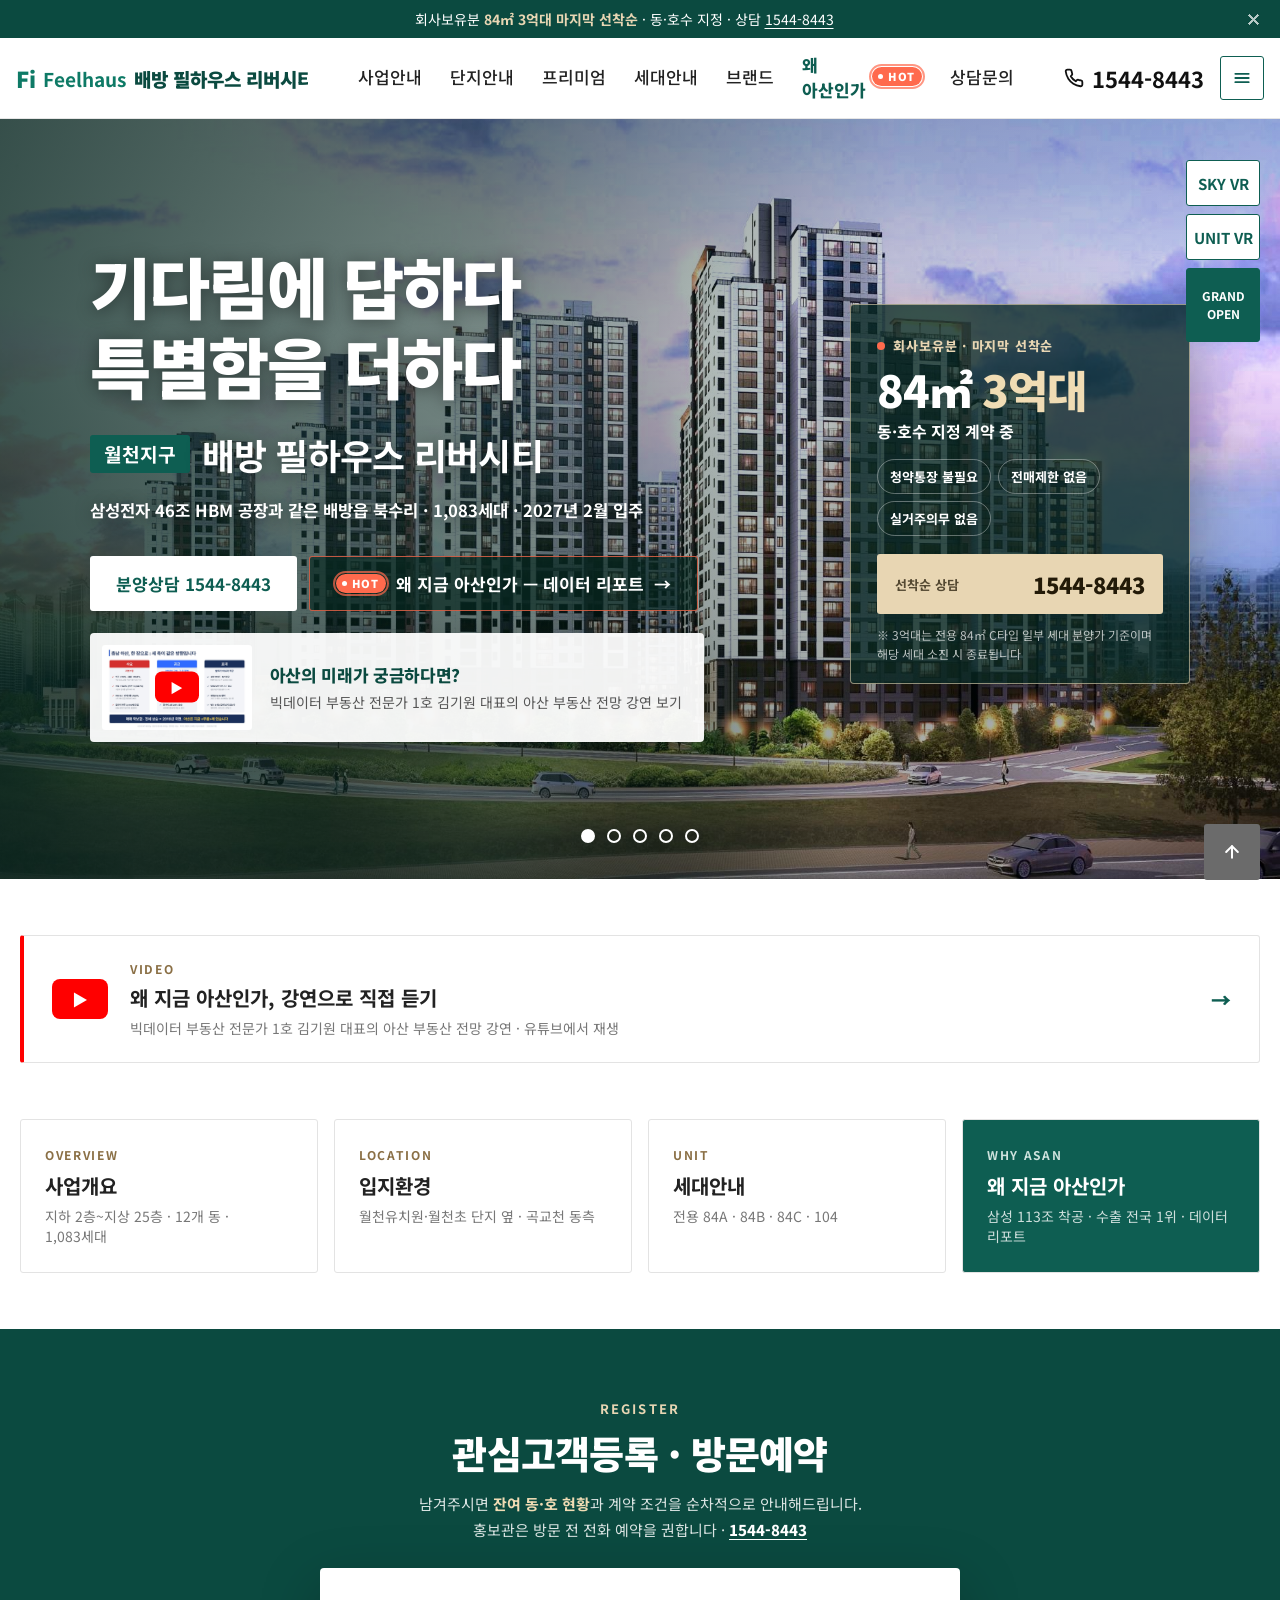
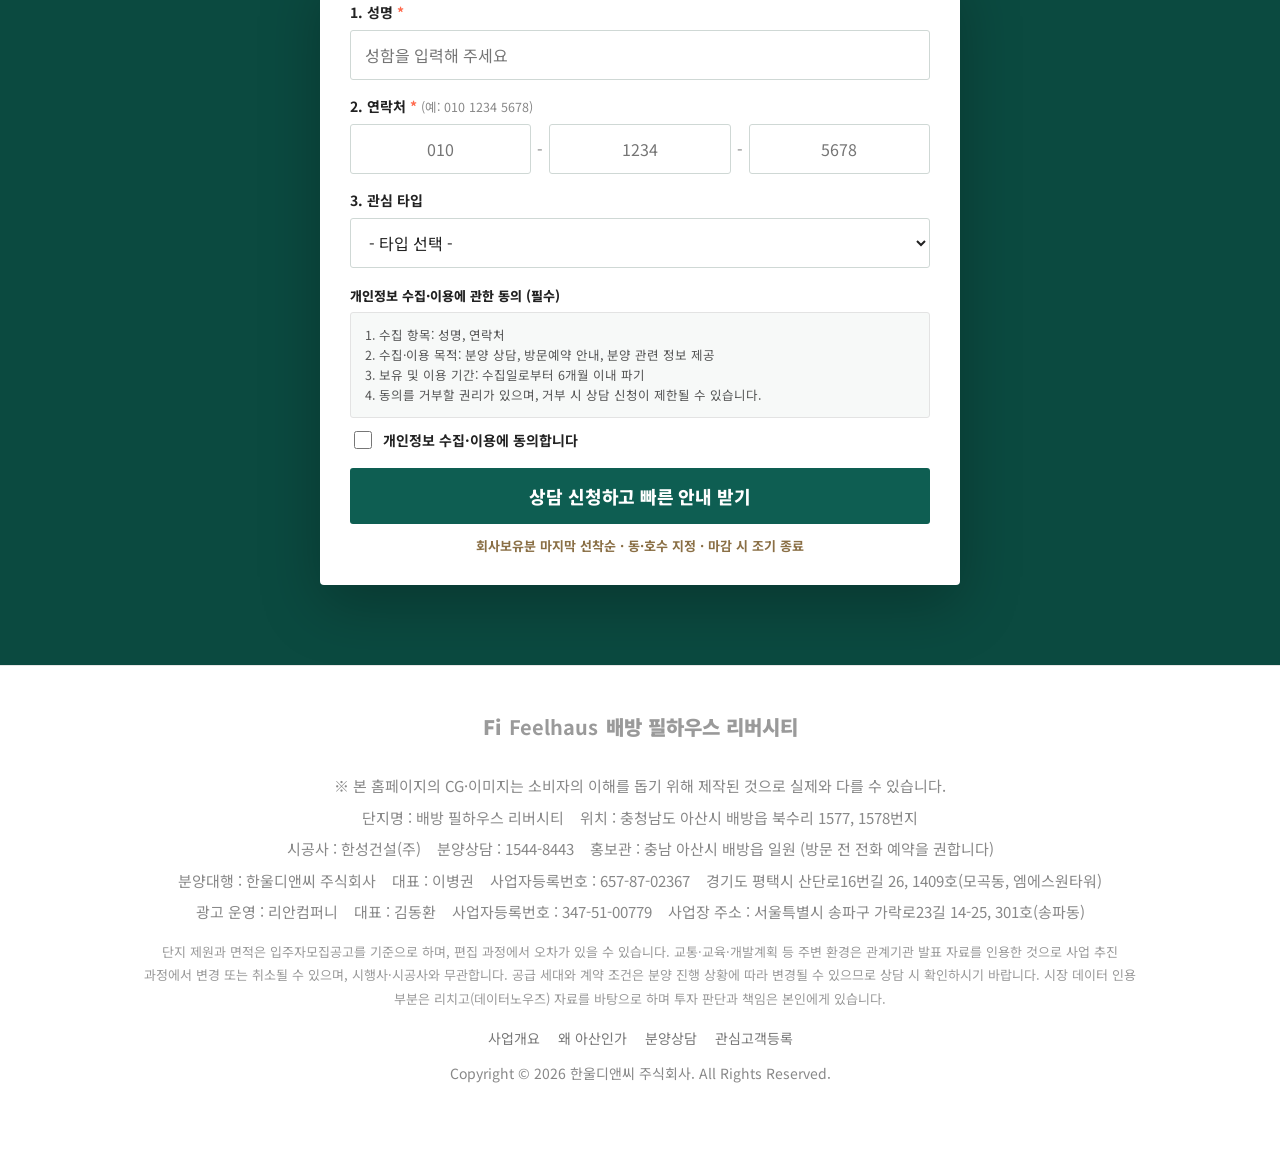
<file: index.html>
<!DOCTYPE html>
<html lang="ko">
<head>
<title>배방 필하우스 리버시티 | 월천지구 1,083세대 · 분양상담 1544-8443</title>
<meta name="description" content="삼성전자 신규 팹과 같은 배방읍 북수리 · 지하2층~지상25층 12개 동 1,083세대 · 2027년 2월 입주 · 회사보유분 84㎡ 3억대 선착순 동·호수 지정 · 분양상담 1544-8443">
<meta property="og:title" content="배방 필하우스 리버시티 | 월천지구 1,083세대 · 분양상담 1544-8443"><meta property="og:description" content="삼성전자 신규 팹과 같은 배방읍 북수리 · 지하2층~지상25층 12개 동 1,083세대 · 2027년 2월 입주 · 회사보유분 84㎡ 3억대 선착순 동·호수 지정 · 분양상담 1544-8443"><meta property="og:image" content="https://xn--vh3bna170cnsee1wpd.com/uploads/hero_wide.jpg"><meta property="og:url" content="https://xn--vh3bna170cnsee1wpd.com/index.html"><meta property="og:type" content="website">
<meta charset="utf-8">
<meta name="viewport" content="width=device-width, initial-scale=1, viewport-fit=cover">
<link rel="icon" href="favicon.svg" type="image/svg+xml">
<link rel="preconnect" href="https://fonts.googleapis.com">
<link rel="preconnect" href="https://fonts.gstatic.com" crossorigin>
<link href="https://fonts.googleapis.com/css2?family=Noto+Sans+KR:wght@400;500;700;900&display=swap" rel="stylesheet">
<link rel="stylesheet" href="site.css">

<script src="naver-tracking.js" defer data-account="s_4c8f8206261b" data-domain="xn--vh3bna170cnsee1wpd.com"></script>

<script src="site.js" defer></script>

<style>
/* index 고유: hover 대체 클래스 */
.yt-card:hover{background:#fff;color:#222}
.promo-tel:hover{background:#F0DCB4;color:#231A08}
.vid-card:hover{background:#FAFAFA;color:#222;border-color:#FF0000}
.ql:hover{border-color:#0E5E52;color:#222}
.ql-why:hover{background:#0B4A40;color:#fff}
/* whyCta (원본 React.createElement 조각) */
.why-cta{position:relative;overflow:hidden;display:inline-flex;align-items:center;gap:10px;padding:14px 26px;background:rgba(8,40,34,.7);border:1px solid rgba(255,106,77,.75);color:#fff;font-weight:700;font-size:17px;border-radius:3px;text-shadow:none;animation:glow 2.4s ease-in-out infinite}
.why-cta:hover{color:#fff}
.why-cta .arrow{display:inline-block;animation:nudge 1.4s ease-in-out infinite}
.why-cta .sweep{position:absolute;top:-40%;bottom:-40%;width:38%;left:-45%;background:linear-gradient(100deg,transparent 0%,rgba(255,255,255,.55) 50%,transparent 100%);transform:skewX(-18deg);animation:sweep 3.2s ease-in-out infinite;pointer-events:none}
/* promoDot */
.promo-dot{width:8px;height:8px;border-radius:50%;background:#FF6A4D;animation:pdot 1.6s ease-out infinite}
</style>
</head>
<body>
<div id="top"></div>
<div id="strip" style="position:relative;background:#0B4A40;color:#fff;font-size:14px;text-align:center;padding:9px 48px 9px 16px">
  회사보유분 <b style="color:#E8D6B3">84㎡ 3억대 마지막 선착순</b> · 동·호수 지정 · 상담 <a href="tel:15448443" style="text-decoration:underline;text-underline-offset:3px;color:#fff">1544-8443</a>
  <button type="button" data-close="#strip" aria-label="닫기" style="position:absolute;right:12px;top:50%;transform:translateY(-50%);background:none;border:0;color:rgba(255,255,255,.7);font-size:16px;cursor:pointer;padding:6px">✕</button>
</div>
<header class="sh" id="siteHeader">
  <div class="sh-bar">
    <a class="sh-brand" href="index.html" aria-label="배방 필하우스 리버시티 홈"><span class="fi">Fi</span><span class="fh">Feelhaus</span><span class="long">배방 필하우스 리버시티</span></a>
    <nav class="sh-nav" aria-label="주메뉴">
      <a href="sub.html#overview">사업안내</a>
      <a href="sub.html#complex">단지안내</a>
      <a href="sub.html#premium">프리미엄</a>
      <a href="sub.html#units">세대안내</a>
      <a href="sub.html#brand">브랜드</a>
      <a href="why_asan.html" class="hot">왜 아산인가 <span class="hotbadge"><i></i>HOT<em></em></span></a>
      <a href="sub.html#contact">상담문의</a>
    </nav>
    <a class="sh-tel" href="tel:15448443"><svg width="20" height="20" viewBox="0 0 24 24" fill="none" stroke="#111" stroke-width="2.2" stroke-linecap="round" stroke-linejoin="round" aria-hidden="true"><path d="M22 16.9v3a2 2 0 0 1-2.2 2 19.8 19.8 0 0 1-8.6-3.1 19.5 19.5 0 0 1-6-6A19.8 19.8 0 0 1 2.1 4.2 2 2 0 0 1 4.1 2h3a2 2 0 0 1 2 1.7c.1 1 .4 1.9.7 2.8a2 2 0 0 1-.5 2.1L8.1 9.9a16 16 0 0 0 6 6l1.3-1.3a2 2 0 0 1 2.1-.4c.9.3 1.8.6 2.8.7a2 2 0 0 1 1.7 2z"></path></svg>1544-8443</a>
    <button class="sh-burger" type="button" aria-label="메뉴" aria-controls="mobileMenu" aria-expanded="false"><svg width="20" height="20" viewBox="0 0 24 24" fill="none" stroke="#0E5E52" stroke-width="2.2" stroke-linecap="round" aria-hidden="true"><line x1="4" y1="7" x2="20" y2="7"></line><line x1="4" y1="12" x2="20" y2="12"></line><line x1="4" y1="17" x2="20" y2="17"></line></svg></button>
  </div>
  <div class="sh-mega">
    <div class="sh-mega-in">
      <div class="sh-mega-pad">Fi Feelhaus 배방 필하우스 리버시티</div>
      <div class="sh-mega-cols">
        <div><a href="sub.html#overview">사업개요</a><a href="sub.html#work">직주근접</a></div>
        <div><a href="sub.html#complex">단지·커뮤니티</a><a href="sub.html#location">입지환경</a></div>
        <div><a href="sub.html#premium">프리미엄 6</a></div>
        <div><a href="sub.html#units">UNIT</a></div>
        <div><a href="sub.html#brand">필하우스 · 한성건설</a></div>
        <div><a href="why_asan.html">데이터 리포트</a></div>
        <div><a href="sub.html#contact">분양상담</a></div>
      </div>
      <div class="sh-mega-tel">1544-8443</div>
      <div class="sh-mega-sp"></div>
    </div>
  </div>
</header>
<div class="sh-mobile" id="mobileMenu" hidden>
  <div class="sh-mobile-top"><span>Feelhaus 배방 필하우스 리버시티</span><button type="button" data-close-menu aria-label="닫기">✕</button></div>
  <div class="sh-mobile-m"><a href="sub.html#overview">사업안내</a><div><a href="sub.html#overview">사업개요</a><a href="sub.html#work">직주근접</a></div></div>
  <div class="sh-mobile-m"><a href="sub.html#complex">단지안내</a><div><a href="sub.html#complex">단지·커뮤니티</a><a href="sub.html#location">입지환경</a></div></div>
  <div class="sh-mobile-m"><a href="sub.html#premium">프리미엄</a><div><a href="sub.html#premium">프리미엄 6</a></div></div>
  <div class="sh-mobile-m"><a href="sub.html#units">세대안내</a><div><a href="sub.html#units">UNIT</a></div></div>
  <div class="sh-mobile-m"><a href="sub.html#brand">브랜드</a><div><a href="sub.html#brand">필하우스 · 한성건설</a></div></div>
  <div class="sh-mobile-m"><a href="why_asan.html">왜 아산인가</a><div><a href="why_asan.html">데이터 리포트</a></div></div>
  <div class="sh-mobile-m"><a href="sub.html#contact">상담문의</a><div><a href="sub.html#contact">분양상담</a><a href="#register">관심고객등록</a></div></div>
  <a class="sh-mobile-tel" href="tel:15448443"><span>분양상담</span><span>1544-8443</span></a>
</div>
<div class="rail" aria-label="바로가기">
  <a href="https://vr2.dreamvrad.net/feelhaus_rivercity/" target="_blank" rel="noopener">SKY VR</a>
  <a href="https://vr3.dreamvrad.net/modelhouse/baebang_fellhaus_rivercity/" target="_blank" rel="noopener">UNIT VR</a>
  <a class="open" href="#register">GRAND<br>OPEN</a>
</div>
<a class="totop" href="#top" aria-label="상단으로"><svg width="20" height="20" viewBox="0 0 24 24" fill="none" stroke="#fff" stroke-width="2.4" stroke-linecap="round" stroke-linejoin="round" aria-hidden="true"><path d="M12 19V5"></path><path d="m5 12 7-7 7 7"></path></svg></a>
<section data-screen-label="Main slider" id="heroSlider" style="position:relative;min-height:min(760px,calc(100dvh - 80px));overflow:hidden;background:#0B4A40">
  <div class="hero-slide" style="position:absolute;inset:0;opacity:1;transition:opacity 1s ease">
    <img src="uploads/hero_wide.jpg" alt="배방 필하우스 리버시티 투시도" fetchpriority="high" style="width:100%;height:100%;object-fit:cover;display:block">
  </div>
  <div class="hero-slide" style="position:absolute;inset:0;opacity:0;transition:opacity 1s ease">
    <img src="uploads/estate_1.jpg" alt="조감도" style="width:100%;height:100%;object-fit:cover;display:block">
  </div>
  <div class="hero-slide" style="position:absolute;inset:0;opacity:0;transition:opacity 1s ease">
    <img src="uploads/estate_2.jpg" alt="단지 이미지" style="width:100%;height:100%;object-fit:cover;display:block">
  </div>
  <div class="hero-slide" style="position:absolute;inset:0;opacity:0;transition:opacity 1s ease">
    <img src="uploads/site_photo.jpg" alt="현장 사진" style="width:100%;height:100%;object-fit:cover;display:block">
  </div>
  <div class="hero-slide" style="position:absolute;inset:0;opacity:0;transition:opacity 1s ease">
    <img src="uploads/wide_map.jpg" alt="광역위치도" style="width:100%;height:100%;object-fit:cover;display:block">
  </div>
  <div style="position:absolute;inset:0;background:linear-gradient(90deg,rgba(8,40,34,.78) 0%,rgba(8,40,34,.55) 38%,rgba(8,40,34,.12) 70%,rgba(8,40,34,0) 100%),linear-gradient(180deg,rgba(0,0,0,.15),rgba(0,0,0,0) 30%,rgba(0,0,0,.3) 100%)"></div>
  <div style="position:relative;z-index:1;display:flex;flex-wrap:wrap;align-items:center;justify-content:center;gap:clamp(24px,4vw,64px);min-height:min(760px,calc(100dvh - 80px));padding:clamp(40px,8vw,80px) clamp(24px,7vw,140px) 90px;box-sizing:border-box">
  <div style="flex:1 1 420px;min-width:0;color:#fff;text-shadow:0 2px 18px rgba(0,0,0,.45)">
    <h1 style="margin:0;font-weight:900;font-size:clamp(40px,5.2vw,72px);line-height:1.2;letter-spacing:-.03em">기다림에 답하다<br>특별함을 더하다</h1>
    <div style="display:flex;align-items:center;gap:12px;margin-top:22px;flex-wrap:wrap">
      <span style="display:inline-block;padding:5px 14px;background:#0E5E52;color:#fff;font-weight:700;font-size:clamp(16px,1.5vw,22px);border-radius:3px;text-shadow:none">월천지구</span>
      <span style="font-weight:700;font-size:clamp(24px,2.8vw,40px);letter-spacing:-.02em">배방 필하우스 리버시티</span>
    </div>
    <p style="margin:18px 0 0;font-size:clamp(15px,1.3vw,19px);font-weight:700;color:#fff">삼성전자 46조 HBM 공장과 같은 배방읍 북수리 · 1,083세대 · 2027년 2월 입주</p>
    <div style="display:flex;gap:12px;margin-top:34px;flex-wrap:wrap" data-track="hero">
      <a href="tel:15448443" style="display:inline-flex;align-items:center;padding:14px 26px;background:#fff;color:#0E5E52;font-weight:700;font-size:17px;border-radius:3px;text-shadow:none">분양상담 1544-8443</a>
      <a href="why_asan.html" class="why-cta"><span class="hotbadge"><i></i>HOT<em></em></span><span>왜 지금 아산인가 — 데이터 리포트</span><span class="arrow">→</span><span class="sweep"></span></a>
    </div>
    <a href="https://www.youtube.com/watch?v=mwHacd1iaCY" target="_blank" rel="noopener" class="yt-card" style="display:flex;align-items:center;gap:18px;width:fit-content;max-width:100%;margin-top:22px;padding:12px 22px 12px 12px;background:rgba(255,255,255,.94);border-radius:4px;color:#222;text-shadow:none;box-shadow:0 14px 40px rgba(0,0,0,.28)">
      <span style="position:relative;flex:0 0 auto;display:block;width:150px;aspect-ratio:16/9;border-radius:3px;overflow:hidden;background:#111">
        <img src="https://img.youtube.com/vi/mwHacd1iaCY/hqdefault.jpg" onerror="this.onerror=null;this.src='uploads/conclusion_1.jpg'" alt="" style="width:100%;height:100%;object-fit:cover">
        <span aria-hidden="true" style="position:absolute;left:50%;top:50%;transform:translate(-50%,-50%);display:flex;align-items:center;justify-content:center;width:44px;height:31px;background:#FF0000;border-radius:7px;color:#fff;font-size:13px">▶</span>
      </span>
      <span style="min-width:0">
        <span style="display:block;font-size:17px;font-weight:800;letter-spacing:-.02em;color:#0B4A40">아산의 미래가 궁금하다면?</span>
        <span style="display:block;margin-top:5px;font-size:14px;color:#555">빅데이터 부동산 전문가 1호 김기원 대표의 아산 부동산 전망 강연 보기</span>
      </span>
    </a>
  </div>
  <aside aria-label="회사보유분 안내" data-track="hero_aside" style="flex:0 1 340px;box-sizing:border-box;max-width:100%;padding:26px 26px 20px;background:rgba(8,40,34,.78);border:1px solid rgba(232,214,179,.6);border-radius:4px;color:#fff;box-shadow:0 20px 60px rgba(0,0,0,.35)">
    <div style="display:inline-flex;align-items:center;gap:8px;font-size:13px;font-weight:800;letter-spacing:.06em;color:#E8D6B3"><span class="promo-dot"></span>회사보유분 · 마지막 선착순</div>
    <div style="margin-top:12px;font-weight:900;font-size:44px;line-height:1;letter-spacing:-.03em">84㎡ <span style="color:#F0DCB4">3억대</span></div>
    <div style="margin-top:8px;font-size:16px;font-weight:700">동·호수 지정 계약 중</div>
    <div style="display:flex;flex-wrap:wrap;gap:7px;margin-top:16px">
      <span style="font-size:13px;font-weight:700;padding:7px 12px;border-radius:999px;border:1px solid rgba(255,255,255,.35)">청약통장 불필요</span>
      <span style="font-size:13px;font-weight:700;padding:7px 12px;border-radius:999px;border:1px solid rgba(255,255,255,.35)">전매제한 없음</span>
      <span style="font-size:13px;font-weight:700;padding:7px 12px;border-radius:999px;border:1px solid rgba(255,255,255,.35)">실거주의무 없음</span>
    </div>
    <a href="tel:15448443" class="promo-tel" style="display:flex;align-items:center;justify-content:space-between;gap:10px;margin-top:18px;padding:14px 18px;border-radius:3px;background:#E8D6B3;color:#231A08"><span style="font-size:13px;font-weight:700;opacity:.75">선착순 상담</span><b style="font-size:22px;font-weight:900">1544-8443</b></a>
    <small style="display:block;margin-top:12px;font-size:12px;line-height:1.55;color:rgba(255,255,255,.7)">※ 3억대는 전용 84㎡ C타입 일부 세대 분양가 기준이며 해당 세대 소진 시 종료됩니다</small>
  </aside>
  </div>
  <div id="heroDots" style="position:absolute;left:0;right:0;bottom:36px;display:flex;justify-content:center;gap:12px;z-index:1">
    <button type="button" data-go="0" aria-label="1번 슬라이드" style="width:14px;height:14px;border-radius:50%;border:2px solid #fff;background:#fff;padding:0;cursor:pointer"></button>
    <button type="button" data-go="1" aria-label="2번 슬라이드" style="width:14px;height:14px;border-radius:50%;border:2px solid #fff;background:transparent;padding:0;cursor:pointer"></button>
    <button type="button" data-go="2" aria-label="3번 슬라이드" style="width:14px;height:14px;border-radius:50%;border:2px solid #fff;background:transparent;padding:0;cursor:pointer"></button>
    <button type="button" data-go="3" aria-label="4번 슬라이드" style="width:14px;height:14px;border-radius:50%;border:2px solid #fff;background:transparent;padding:0;cursor:pointer"></button>
    <button type="button" data-go="4" aria-label="5번 슬라이드" style="width:14px;height:14px;border-radius:50%;border:2px solid #fff;background:transparent;padding:0;cursor:pointer"></button>
  </div>
</section>
<section data-screen-label="Video" style="max-width:1400px;margin:0 auto;padding:56px 20px 0">
  <a href="https://www.youtube.com/watch?v=mwHacd1iaCY" target="_blank" rel="noopener" class="vid-card" style="display:grid;grid-template-columns:auto 1fr auto;gap:22px;align-items:center;padding:24px 28px;border:1px solid #e3e3e3;border-left:4px solid #FF0000;border-radius:3px;background:#fff;color:#222">
    <span aria-hidden="true" style="display:flex;align-items:center;justify-content:center;width:56px;height:40px;background:#FF0000;border-radius:8px;color:#fff;font-size:16px">▶</span>
    <span>
      <span style="display:block;font-size:12px;font-weight:700;letter-spacing:.14em;color:#8A6F45">VIDEO</span>
      <span style="display:block;margin-top:6px;font-size:20px;font-weight:700">왜 지금 아산인가, 강연으로 직접 듣기</span>
      <span style="display:block;margin-top:6px;font-size:14px;color:#777">빅데이터 부동산 전문가 1호 김기원 대표의 아산 부동산 전망 강연 · 유튜브에서 재생</span>
    </span>
    <span style="font-size:20px;font-weight:900;color:#0E5E52">→</span>
  </a>
</section>
<section data-screen-label="Quick links" style="max-width:1400px;margin:0 auto;padding:56px 20px;display:grid;grid-template-columns:repeat(auto-fit,minmax(min(100%,200px),1fr));gap:16px">
  <a href="sub.html#overview" class="ql" style="display:block;padding:26px 24px;border:1px solid #e3e3e3;border-radius:3px"><div style="font-size:12px;font-weight:700;letter-spacing:.14em;color:#8A6F45">OVERVIEW</div><div style="margin-top:8px;font-size:20px;font-weight:700">사업개요</div><div style="margin-top:6px;font-size:14px;color:#777">지하 2층~지상 25층 · 12개 동 · 1,083세대</div></a>
  <a href="sub.html#location" class="ql" style="display:block;padding:26px 24px;border:1px solid #e3e3e3;border-radius:3px"><div style="font-size:12px;font-weight:700;letter-spacing:.14em;color:#8A6F45">LOCATION</div><div style="margin-top:8px;font-size:20px;font-weight:700">입지환경</div><div style="margin-top:6px;font-size:14px;color:#777">월천유치원·월천초 단지 옆 · 곡교천 동측</div></a>
  <a href="sub.html#units" class="ql" style="display:block;padding:26px 24px;border:1px solid #e3e3e3;border-radius:3px"><div style="font-size:12px;font-weight:700;letter-spacing:.14em;color:#8A6F45">UNIT</div><div style="margin-top:8px;font-size:20px;font-weight:700">세대안내</div><div style="margin-top:6px;font-size:14px;color:#777">전용 84A · 84B · 84C · 104</div></a>
  <a href="why_asan.html" class="ql-why" style="display:block;padding:26px 24px;border:1px solid #e3e3e3;border-radius:3px;background:#0E5E52;color:#fff"><div style="font-size:12px;font-weight:700;letter-spacing:.14em;color:#CFE3DE">WHY ASAN</div><div style="margin-top:8px;font-size:20px;font-weight:700">왜 지금 아산인가</div><div style="margin-top:6px;font-size:14px;color:rgba(255,255,255,.8)">삼성 113조 착공 · 수출 전국 1위 · 데이터 리포트</div></a>
</section>
<section id="register" class="reg" aria-label="관심고객등록">
  <div class="reg-in">
    <div class="reg-head">
      <div class="reg-lab">REGISTER</div>
      <h2>관심고객등록 · 방문예약</h2>
      <p>남겨주시면 <b>잔여 동·호 현황</b>과 계약 조건을 순차적으로 안내해드립니다.<br>홍보관은 방문 전 전화 예약을 권합니다 · <a href="tel:15448443">1544-8443</a></p>
    </div>
    <div class="reg-card">
      <form id="rsForm" class="reg-form" novalidate>
        <div class="fg">
          <label class="l" for="rsName">1. 성명 <span class="req">*</span></label>
          <input type="text" id="rsName" name="name" maxlength="10" placeholder="성함을 입력해 주세요" autocomplete="name" required>
        </div>
        <div class="fg">
          <label class="l" for="rsP1">2. 연락처 <span class="req">*</span> <span class="fn">(예: 010 1234 5678)</span></label>
          <div class="telrow">
            <input type="tel" id="rsP1" name="p1" maxlength="3" inputmode="numeric" placeholder="010" required aria-label="연락처 앞자리">
            <span class="hy">-</span>
            <input type="tel" name="p2" maxlength="4" inputmode="numeric" placeholder="1234" required aria-label="연락처 가운데">
            <span class="hy">-</span>
            <input type="tel" name="p3" maxlength="4" inputmode="numeric" placeholder="5678" required aria-label="연락처 뒷자리">
          </div>
        </div>
        <div class="fg">
          <label class="l" for="rsType">3. 관심 타입</label>
          <select id="rsType" name="type">
            <option value="" disabled selected>- 타입 선택 -</option>
            <option>84A</option><option>84B</option><option>84C (3억대)</option><option>104</option><option>미정 · 상담 후 결정</option>
          </select>
        </div>
        <input type="text" name="company" value="" style="display:none" tabindex="-1" autocomplete="off" aria-hidden="true">
        <div class="privacy-box">
          <h3>개인정보 수집·이용에 관한 동의 (필수)</h3>
          <div class="privacy-text" aria-label="개인정보 수집·이용 동의 내용">1. 수집 항목: 성명, 연락처
2. 수집·이용 목적: 분양 상담, 방문예약 안내, 분양 관련 정보 제공
3. 보유 및 이용 기간: 수집일로부터 6개월 이내 파기
4. 동의를 거부할 권리가 있으며, 거부 시 상담 신청이 제한될 수 있습니다.</div>
        </div>
        <label class="agree-row"><input type="checkbox" id="agree" required>개인정보 수집·이용에 동의합니다</label>
        <button type="submit" class="submit-btn">상담 신청하고 빠른 안내 받기</button>
        <p id="fmError" role="alert" hidden style="color:#b42318;font-size:14px;line-height:1.6;margin:12px 0 0"></p>
        <div class="inq-badge">회사보유분 마지막 선착순 · 동·호수 지정 · 마감 시 조기 종료</div>
      </form>
      <div class="reg-done" id="fmDone" hidden>
        <h4>상담 신청이 접수되었습니다</h4>
        <p>담당 상담사가 순차적으로 연락드립니다.<br>급하신 경우 <a href="tel:15448443">1544-8443</a>로 바로 전화 주세요.</p>
      </div>
    </div>
  </div>
</section>
<footer class="sf">
  <div class="sf-brand"><span class="b9">Fi</span><span>Feelhaus</span><span class="b9">배방 필하우스 리버시티</span></div>
  <p>※ 본 홈페이지의 CG·이미지는 소비자의 이해를 돕기 위해 제작된 것으로 실제와 다를 수 있습니다.</p>
  <p>단지명 : 배방 필하우스 리버시티 &nbsp;&nbsp; 위치 : 충청남도 아산시 배방읍 북수리 1577, 1578번지</p>
  <p>시공사 : 한성건설(주) &nbsp;&nbsp; 분양상담 : <a href="tel:15448443">1544-8443</a> &nbsp;&nbsp; 홍보관 : 충남 아산시 배방읍 일원 (방문 전 전화 예약을 권합니다)</p>
  <p>분양대행 : 한울디앤씨 주식회사 &nbsp;&nbsp; 대표 : 이병권 &nbsp;&nbsp; 사업자등록번호 : 657-87-02367 &nbsp;&nbsp; 경기도 평택시 산단로16번길 26, 1409호(모곡동, 엠에스원타워)</p>
  <p>광고 운영 : 리안컴퍼니 &nbsp;&nbsp; 대표 : 김동환 &nbsp;&nbsp; 사업자등록번호 : 347-51-00779 &nbsp;&nbsp; 사업장 주소 : 서울특별시 송파구 가락로23길 14-25, 301호(송파동)</p>
  <p class="sf-small">단지 제원과 면적은 입주자모집공고를 기준으로 하며, 편집 과정에서 오차가 있을 수 있습니다. 교통·교육·개발계획 등 주변 환경은 관계기관 발표 자료를 인용한 것으로 사업 추진 과정에서 변경 또는 취소될 수 있으며, 시행사·시공사와 무관합니다. 공급 세대와 계약 조건은 분양 진행 상황에 따라 변경될 수 있으므로 상담 시 확인하시기 바랍니다. 시장 데이터 인용 부분은 리치고(데이터노우즈) 자료를 바탕으로 하며 투자 판단과 책임은 본인에게 있습니다.</p>
  <div class="sf-links"><a href="sub.html#overview">사업개요</a><a href="why_asan.html">왜 아산인가</a><a href="sub.html#contact">분양상담</a><a href="#register">관심고객등록</a></div>
  <p class="copy">Copyright © 2026 한울디앤씨 주식회사. All Rights Reserved.</p>
</footer>
<div class="btmbar" role="navigation" aria-label="빠른 연락">
  <a class="b-tel" href="tel:15448443"><svg viewBox="0 0 24 24" aria-hidden="true"><path d="M6.6 10.8c1.4 2.8 3.8 5.1 6.6 6.6l2.2-2.2c.3-.3.7-.4 1-.2 1.1.4 2.3.6 3.6.6.6 0 1 .4 1 1V20c0 .6-.4 1-1 1C10.6 21 3 13.4 3 4c0-.6.4-1 1-1h3.5c.6 0 1 .4 1 1 0 1.2.2 2.4.6 3.6.1.3 0 .7-.2 1l-2.3 2.2z"/></svg>1544-8443</a>
  <a class="b-form" href="#register">관심고객등록</a>
</div>
<script>
/* 히어로 슬라이더: 원본 Component(state.i, 6초 setInterval, 도트 클릭 = setState({i:k})) 의 정적 이식 */
(function () {
  var slides = document.querySelectorAll('#heroSlider .hero-slide');
  var dots = document.querySelectorAll('#heroDots button');
  if (!slides.length) return;
  var i = 0;
  function render() {
    for (var k = 0; k < slides.length; k++) {
      slides[k].style.opacity = k === i ? '1' : '0';
      if (dots[k]) dots[k].style.background = k === i ? '#fff' : 'transparent';
    }
  }
  for (var k = 0; k < dots.length; k++) {
    dots[k].addEventListener('click', function () { i = Number(this.getAttribute('data-go')) || 0; render(); });
  }
  setInterval(function () { i = (i + 1) % slides.length; render(); }, 6000);
  render();
})();
</script>
</body>
</html>
</file>
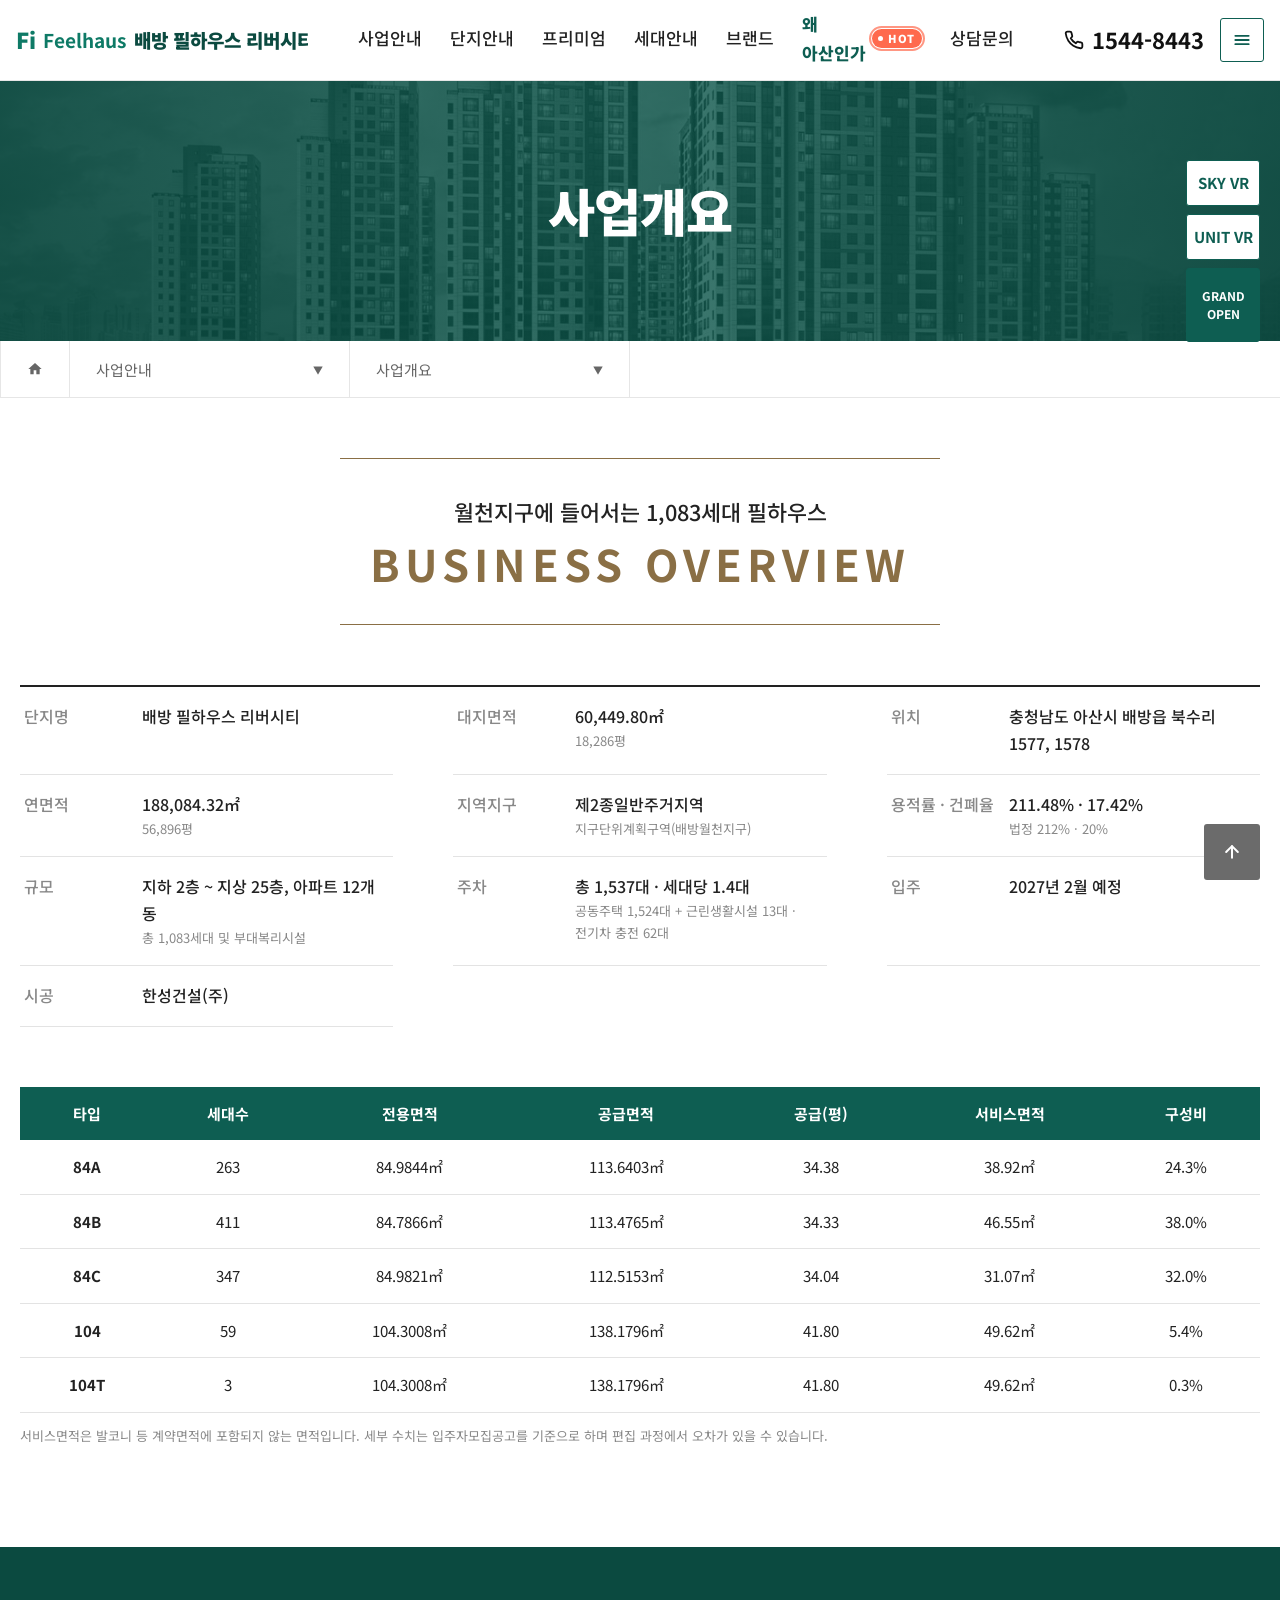
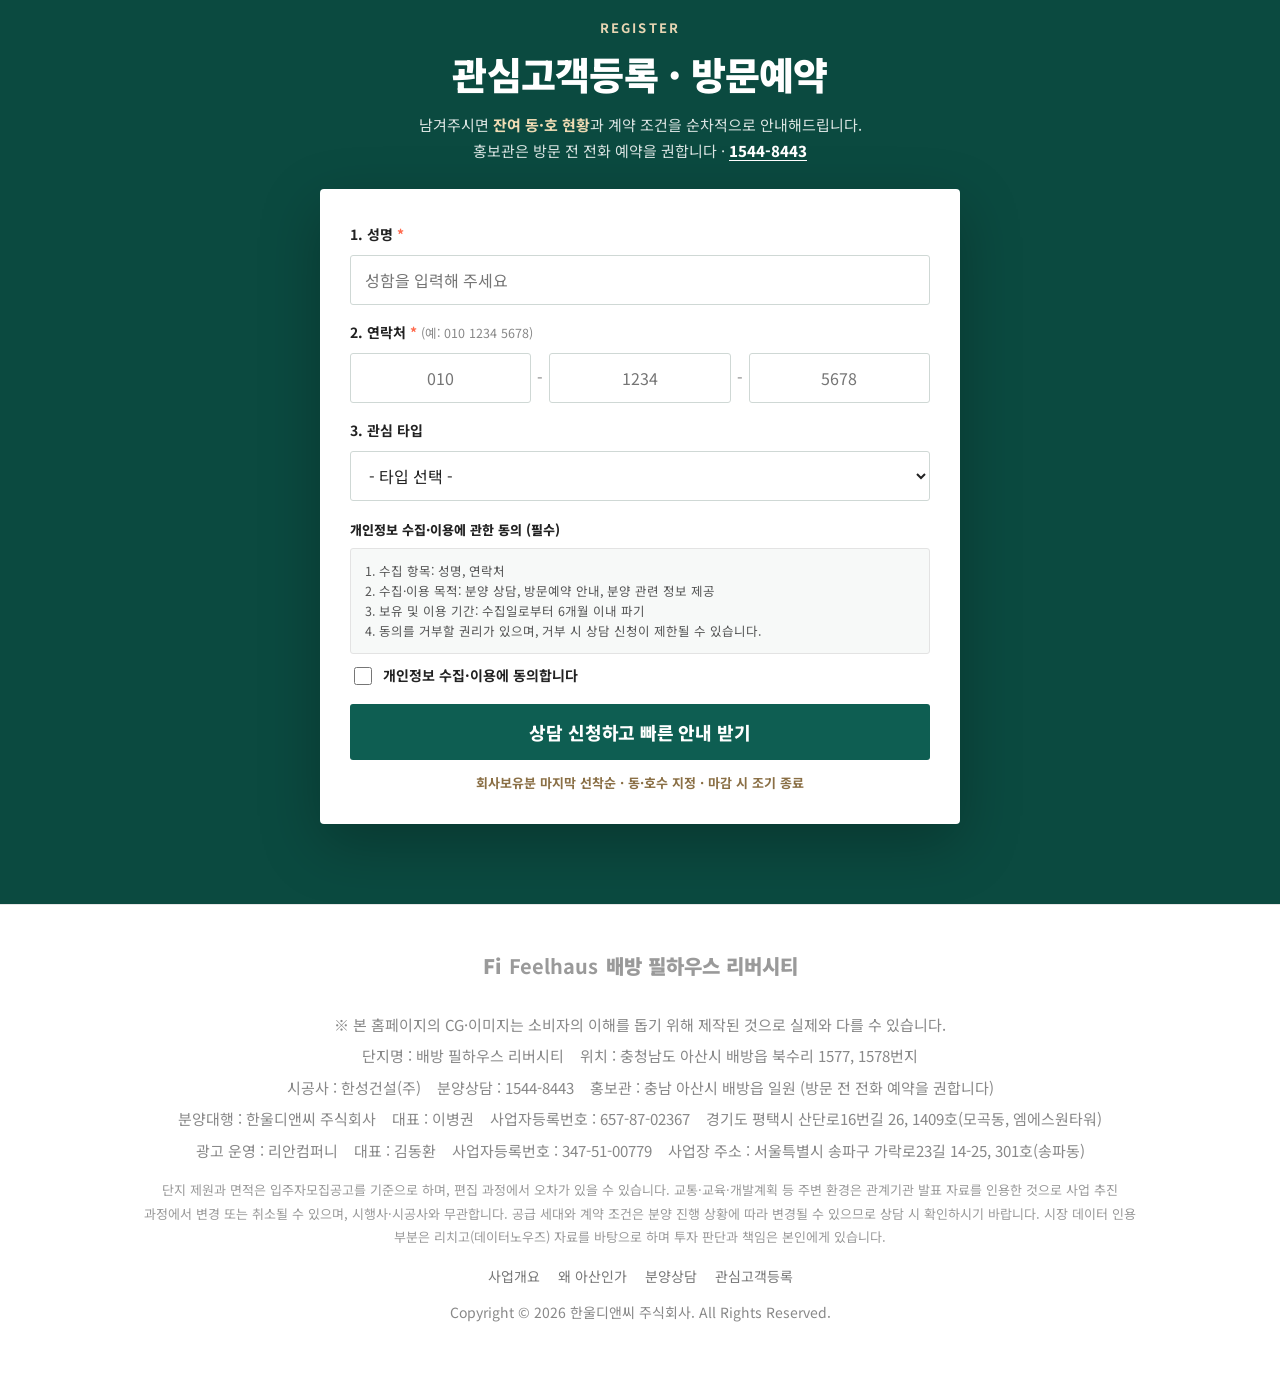
<file: sub.html>
<!DOCTYPE html>
<html lang="ko">
<head>
<title>사업안내 | 배방 필하우스 리버시티</title>
<meta name="description" content="배방 필하우스 리버시티 사업개요 · 입지환경 · 단지·커뮤니티 · 프리미엄 · 세대안내(84A·84B·84C·104) · 필하우스 한성건설 · 분양상담 1544-8443">
<meta property="og:title" content="사업안내 | 배방 필하우스 리버시티"><meta property="og:description" content="배방 필하우스 리버시티 사업개요 · 입지환경 · 단지·커뮤니티 · 프리미엄 · 세대안내(84A·84B·84C·104) · 필하우스 한성건설 · 분양상담 1544-8443"><meta property="og:image" content="https://xn--vh3bna170cnsee1wpd.com/uploads/hero_wide.jpg"><meta property="og:url" content="https://xn--vh3bna170cnsee1wpd.com/sub.html"><meta property="og:type" content="website">
<meta charset="utf-8">
<meta name="viewport" content="width=device-width, initial-scale=1, viewport-fit=cover">
<link rel="icon" href="favicon.svg" type="image/svg+xml">
<link rel="preconnect" href="https://fonts.googleapis.com">
<link rel="preconnect" href="https://fonts.gstatic.com" crossorigin>
<link href="https://fonts.googleapis.com/css2?family=Noto+Sans+KR:wght@400;500;700;900&display=swap" rel="stylesheet">
<link rel="stylesheet" href="site.css">

<script src="naver-tracking.js" defer data-account="s_4c8f8206261b" data-domain="xn--vh3bna170cnsee1wpd.com"></script>

<script src="site.js" defer></script>

<style>
/* 원본 헬멧 스타일 중 site.css 에 없는 규칙 */
body{line-height:1.7}
/* 브레드크럼 드롭다운 (인라인 hover 대체) */
.bc-item:hover{background:#0B4A40;color:#fff}
/* 해시 라우팅 블록 */
.pg[hidden]{display:none}
.unit-info[hidden]{display:none}
/* 상담문의 추가 요소(원본에 없는 1개) */
.contact-reg{display:inline-block;margin-top:14px;padding:12px 26px;border:1px solid #0E5E52;border-radius:3px;color:#0E5E52;font-size:15px;font-weight:700}
.contact-reg:hover{background:#0E5E52;color:#fff}
</style>
</head>
<body>
<div id="top"></div>
<header class="sh" id="siteHeader">
  <div class="sh-bar">
    <a class="sh-brand" href="index.html" aria-label="배방 필하우스 리버시티 홈"><span class="fi">Fi</span><span class="fh">Feelhaus</span><span class="long">배방 필하우스 리버시티</span></a>
    <nav class="sh-nav" aria-label="주메뉴">
      <a href="sub.html#overview">사업안내</a>
      <a href="sub.html#complex">단지안내</a>
      <a href="sub.html#premium">프리미엄</a>
      <a href="sub.html#units">세대안내</a>
      <a href="sub.html#brand">브랜드</a>
      <a href="why_asan.html" class="hot">왜 아산인가 <span class="hotbadge"><i></i>HOT<em></em></span></a>
      <a href="sub.html#contact">상담문의</a>
    </nav>
    <a class="sh-tel" href="tel:15448443"><svg width="20" height="20" viewBox="0 0 24 24" fill="none" stroke="#111" stroke-width="2.2" stroke-linecap="round" stroke-linejoin="round" aria-hidden="true"><path d="M22 16.9v3a2 2 0 0 1-2.2 2 19.8 19.8 0 0 1-8.6-3.1 19.5 19.5 0 0 1-6-6A19.8 19.8 0 0 1 2.1 4.2 2 2 0 0 1 4.1 2h3a2 2 0 0 1 2 1.7c.1 1 .4 1.9.7 2.8a2 2 0 0 1-.5 2.1L8.1 9.9a16 16 0 0 0 6 6l1.3-1.3a2 2 0 0 1 2.1-.4c.9.3 1.8.6 2.8.7a2 2 0 0 1 1.7 2z"></path></svg>1544-8443</a>
    <button class="sh-burger" type="button" aria-label="메뉴" aria-controls="mobileMenu" aria-expanded="false"><svg width="20" height="20" viewBox="0 0 24 24" fill="none" stroke="#0E5E52" stroke-width="2.2" stroke-linecap="round" aria-hidden="true"><line x1="4" y1="7" x2="20" y2="7"></line><line x1="4" y1="12" x2="20" y2="12"></line><line x1="4" y1="17" x2="20" y2="17"></line></svg></button>
  </div>
  <div class="sh-mega">
    <div class="sh-mega-in">
      <div class="sh-mega-pad">Fi Feelhaus 배방 필하우스 리버시티</div>
      <div class="sh-mega-cols">
        <div><a href="sub.html#overview">사업개요</a><a href="sub.html#work">직주근접</a></div>
        <div><a href="sub.html#complex">단지·커뮤니티</a><a href="sub.html#location">입지환경</a></div>
        <div><a href="sub.html#premium">프리미엄 6</a></div>
        <div><a href="sub.html#units">UNIT</a></div>
        <div><a href="sub.html#brand">필하우스 · 한성건설</a></div>
        <div><a href="why_asan.html">데이터 리포트</a></div>
        <div><a href="sub.html#contact">분양상담</a></div>
      </div>
      <div class="sh-mega-tel">1544-8443</div>
      <div class="sh-mega-sp"></div>
    </div>
  </div>
</header>
<div class="sh-mobile" id="mobileMenu" hidden>
  <div class="sh-mobile-top"><span>Feelhaus 배방 필하우스 리버시티</span><button type="button" data-close-menu aria-label="닫기">✕</button></div>
  <div class="sh-mobile-m"><a href="sub.html#overview">사업안내</a><div><a href="sub.html#overview">사업개요</a><a href="sub.html#work">직주근접</a></div></div>
  <div class="sh-mobile-m"><a href="sub.html#complex">단지안내</a><div><a href="sub.html#complex">단지·커뮤니티</a><a href="sub.html#location">입지환경</a></div></div>
  <div class="sh-mobile-m"><a href="sub.html#premium">프리미엄</a><div><a href="sub.html#premium">프리미엄 6</a></div></div>
  <div class="sh-mobile-m"><a href="sub.html#units">세대안내</a><div><a href="sub.html#units">UNIT</a></div></div>
  <div class="sh-mobile-m"><a href="sub.html#brand">브랜드</a><div><a href="sub.html#brand">필하우스 · 한성건설</a></div></div>
  <div class="sh-mobile-m"><a href="why_asan.html">왜 아산인가</a><div><a href="why_asan.html">데이터 리포트</a></div></div>
  <div class="sh-mobile-m"><a href="sub.html#contact">상담문의</a><div><a href="sub.html#contact">분양상담</a><a href="#register">관심고객등록</a></div></div>
  <a class="sh-mobile-tel" href="tel:15448443"><span>분양상담</span><span>1544-8443</span></a>
</div>
<div class="rail" aria-label="바로가기">
  <a href="https://vr2.dreamvrad.net/feelhaus_rivercity/" target="_blank" rel="noopener">SKY VR</a>
  <a href="https://vr3.dreamvrad.net/modelhouse/baebang_fellhaus_rivercity/" target="_blank" rel="noopener">UNIT VR</a>
  <a class="open" href="#register">GRAND<br>OPEN</a>
</div>
<a class="totop" href="#top" aria-label="상단으로"><svg width="20" height="20" viewBox="0 0 24 24" fill="none" stroke="#fff" stroke-width="2.4" stroke-linecap="round" stroke-linejoin="round" aria-hidden="true"><path d="M12 19V5"></path><path d="m5 12 7-7 7 7"></path></svg></a>
<section data-screen-label="Page banner" style="position:relative;height:260px;overflow:hidden;background:#0B4A40">
  <img src="uploads/estate_2.jpg" alt="" style="width:100%;height:100%;object-fit:cover;filter:grayscale(1);opacity:.45">
  <div style="position:absolute;inset:0;background:linear-gradient(90deg,rgba(11,74,64,.85),rgba(14,94,82,.55),rgba(11,74,64,.85))"></div>
  <h1 id="bnTitle" style="position:absolute;inset:0;margin:0;display:flex;align-items:center;justify-content:center;color:#fff;font-weight:900;font-size:clamp(34px,4vw,56px);letter-spacing:-.02em">사업개요</h1>
</section>
<div style="border-bottom:1px solid #e6e6e6;background:#fff">
  <div style="max-width:1400px;margin:0 auto;display:flex;height:56px;border-left:1px solid #e6e6e6">
    <a href="index.html" aria-label="홈" style="width:68px;display:flex;align-items:center;justify-content:center;border-right:1px solid #e6e6e6;color:#666"><svg width="16" height="16" viewBox="0 0 24 24" fill="#666"><path d="M12 3 2 12h3v8h5v-6h4v6h5v-8h3z"></path></svg></a>
    <div style="position:relative;flex:1 1 140px;min-width:0;max-width:280px">
      <button type="button" id="bcGroupBtn" aria-controls="bcGroupMenu" aria-expanded="false" style="width:100%;height:56px;display:flex;align-items:center;justify-content:space-between;padding:0 26px;border:0;border-right:1px solid #e6e6e6;background:#fff;color:#666;font-size:15px;font-family:inherit;cursor:pointer;text-align:left"><span id="bcGroupTxt">사업안내</span><span style="font-size:10px">▼</span></button>
      <div id="bcGroupMenu" hidden style="position:absolute;left:0;right:0;top:56px;z-index:30;background:#0E5E52;box-shadow:0 8px 20px rgba(0,0,0,.15)">
        <a class="bc-item" href="#overview" style="display:block;padding:13px 26px;color:#fff;font-size:15px;border-bottom:1px solid rgba(255,255,255,.12)">사업안내</a>
        <a class="bc-item" href="#complex" style="display:block;padding:13px 26px;color:#fff;font-size:15px;border-bottom:1px solid rgba(255,255,255,.12)">단지안내</a>
        <a class="bc-item" href="#premium" style="display:block;padding:13px 26px;color:#fff;font-size:15px;border-bottom:1px solid rgba(255,255,255,.12)">프리미엄</a>
        <a class="bc-item" href="#units" style="display:block;padding:13px 26px;color:#fff;font-size:15px;border-bottom:1px solid rgba(255,255,255,.12)">세대안내</a>
        <a class="bc-item" href="#brand" style="display:block;padding:13px 26px;color:#fff;font-size:15px;border-bottom:1px solid rgba(255,255,255,.12)">브랜드</a>
        <a class="bc-item" href="why_asan.html" style="display:block;padding:13px 26px;color:#fff;font-size:15px;border-bottom:1px solid rgba(255,255,255,.12)">왜 아산인가</a>
        <a class="bc-item" href="#contact" style="display:block;padding:13px 26px;color:#fff;font-size:15px;border-bottom:1px solid rgba(255,255,255,.12)">상담문의</a>
      </div>
    </div>
    <div style="position:relative;flex:1 1 140px;min-width:0;max-width:280px">
      <button type="button" id="bcSubBtn" aria-controls="bcSubMenu" aria-expanded="false" style="width:100%;height:56px;display:flex;align-items:center;justify-content:space-between;padding:0 26px;border:0;border-right:1px solid #e6e6e6;background:#fff;color:#666;font-size:15px;font-family:inherit;cursor:pointer;text-align:left"><span id="bcSubTxt">사업개요</span><span style="font-size:10px">▼</span></button>
      <div id="bcSubMenu" hidden style="position:absolute;left:0;right:0;top:56px;z-index:30;background:#0E5E52;box-shadow:0 8px 20px rgba(0,0,0,.15)"></div>
    </div>
  </div>
</div>
<div style="max-width:1400px;margin:0 auto;padding:60px 20px 100px">
  <div style="margin:0 auto 60px;max-width:560px;text-align:center;border-top:1px solid #8A6F45;border-bottom:1px solid #8A6F45;padding:34px 20px">
    <div id="bnSub" style="font-size:clamp(18px,1.7vw,24px);font-weight:500;color:#222">월천지구에 들어서는 1,083세대 필하우스</div>
    <div id="bnEn" style="margin-top:8px;font-size:clamp(30px,3.4vw,46px);font-weight:700;letter-spacing:.12em;color:#8A6F45;line-height:1.2">BUSINESS OVERVIEW</div>
  </div>

  <!-- overview -->
  <div class="pg" id="overview" data-page="overview">
    <div style="display:grid;grid-template-columns:repeat(auto-fit,minmax(min(100%,320px),1fr));gap:0 60px;border-top:2px solid #222">
      <div style="display:grid;grid-template-columns:minmax(0,110px) minmax(0,1fr);gap:8px;border-bottom:1px solid #e3e3e3;padding:16px 4px;font-size:16px">
        <div style="color:#888;font-weight:500">단지명</div>
        <div style="font-weight:500">배방 필하우스 리버시티<div style="font-size:13px;color:#888;font-weight:400"></div></div>
      </div>
      <div style="display:grid;grid-template-columns:minmax(0,110px) minmax(0,1fr);gap:8px;border-bottom:1px solid #e3e3e3;padding:16px 4px;font-size:16px">
        <div style="color:#888;font-weight:500">대지면적</div>
        <div style="font-weight:500">60,449.80㎡<div style="font-size:13px;color:#888;font-weight:400">18,286평</div></div>
      </div>
      <div style="display:grid;grid-template-columns:minmax(0,110px) minmax(0,1fr);gap:8px;border-bottom:1px solid #e3e3e3;padding:16px 4px;font-size:16px">
        <div style="color:#888;font-weight:500">위치</div>
        <div style="font-weight:500">충청남도 아산시 배방읍 북수리 1577, 1578<div style="font-size:13px;color:#888;font-weight:400"></div></div>
      </div>
      <div style="display:grid;grid-template-columns:minmax(0,110px) minmax(0,1fr);gap:8px;border-bottom:1px solid #e3e3e3;padding:16px 4px;font-size:16px">
        <div style="color:#888;font-weight:500">연면적</div>
        <div style="font-weight:500">188,084.32㎡<div style="font-size:13px;color:#888;font-weight:400">56,896평</div></div>
      </div>
      <div style="display:grid;grid-template-columns:minmax(0,110px) minmax(0,1fr);gap:8px;border-bottom:1px solid #e3e3e3;padding:16px 4px;font-size:16px">
        <div style="color:#888;font-weight:500">지역지구</div>
        <div style="font-weight:500">제2종일반주거지역<div style="font-size:13px;color:#888;font-weight:400">지구단위계획구역(배방월천지구)</div></div>
      </div>
      <div style="display:grid;grid-template-columns:minmax(0,110px) minmax(0,1fr);gap:8px;border-bottom:1px solid #e3e3e3;padding:16px 4px;font-size:16px">
        <div style="color:#888;font-weight:500">용적률 · 건폐율</div>
        <div style="font-weight:500">211.48% · 17.42%<div style="font-size:13px;color:#888;font-weight:400">법정 212% · 20%</div></div>
      </div>
      <div style="display:grid;grid-template-columns:minmax(0,110px) minmax(0,1fr);gap:8px;border-bottom:1px solid #e3e3e3;padding:16px 4px;font-size:16px">
        <div style="color:#888;font-weight:500">규모</div>
        <div style="font-weight:500">지하 2층 ~ 지상 25층, 아파트 12개 동<div style="font-size:13px;color:#888;font-weight:400">총 1,083세대 및 부대복리시설</div></div>
      </div>
      <div style="display:grid;grid-template-columns:minmax(0,110px) minmax(0,1fr);gap:8px;border-bottom:1px solid #e3e3e3;padding:16px 4px;font-size:16px">
        <div style="color:#888;font-weight:500">주차</div>
        <div style="font-weight:500">총 1,537대 · 세대당 1.4대<div style="font-size:13px;color:#888;font-weight:400">공동주택 1,524대 + 근린생활시설 13대 · 전기차 충전 62대</div></div>
      </div>
      <div style="display:grid;grid-template-columns:minmax(0,110px) minmax(0,1fr);gap:8px;border-bottom:1px solid #e3e3e3;padding:16px 4px;font-size:16px">
        <div style="color:#888;font-weight:500">입주</div>
        <div style="font-weight:500">2027년 2월 예정<div style="font-size:13px;color:#888;font-weight:400"></div></div>
      </div>
      <div style="display:grid;grid-template-columns:minmax(0,110px) minmax(0,1fr);gap:8px;border-bottom:1px solid #e3e3e3;padding:16px 4px;font-size:16px">
        <div style="color:#888;font-weight:500">시공</div>
        <div style="font-weight:500">한성건설(주)<div style="font-size:13px;color:#888;font-weight:400"></div></div>
      </div>
    </div>
    <div style="margin-top:60px;overflow-x:auto">
      <table style="width:100%;min-width:640px;border-collapse:collapse;font-size:15px;text-align:center">
        <thead><tr style="background:#0E5E52;color:#fff"><th style="padding:14px">타입</th><th style="padding:14px">세대수</th><th style="padding:14px">전용면적</th><th style="padding:14px">공급면적</th><th style="padding:14px">공급(평)</th><th style="padding:14px">서비스면적</th><th style="padding:14px">구성비</th></tr></thead>
        <tbody>
          <tr style="border-bottom:1px solid #e3e3e3"><td style="padding:14px;font-weight:700">84A</td><td style="padding:14px">263</td><td style="padding:14px">84.9844㎡</td><td style="padding:14px">113.6403㎡</td><td style="padding:14px">34.38</td><td style="padding:14px">38.92㎡</td><td style="padding:14px">24.3%</td></tr>
          <tr style="border-bottom:1px solid #e3e3e3"><td style="padding:14px;font-weight:700">84B</td><td style="padding:14px">411</td><td style="padding:14px">84.7866㎡</td><td style="padding:14px">113.4765㎡</td><td style="padding:14px">34.33</td><td style="padding:14px">46.55㎡</td><td style="padding:14px">38.0%</td></tr>
          <tr style="border-bottom:1px solid #e3e3e3"><td style="padding:14px;font-weight:700">84C</td><td style="padding:14px">347</td><td style="padding:14px">84.9821㎡</td><td style="padding:14px">112.5153㎡</td><td style="padding:14px">34.04</td><td style="padding:14px">31.07㎡</td><td style="padding:14px">32.0%</td></tr>
          <tr style="border-bottom:1px solid #e3e3e3"><td style="padding:14px;font-weight:700">104</td><td style="padding:14px">59</td><td style="padding:14px">104.3008㎡</td><td style="padding:14px">138.1796㎡</td><td style="padding:14px">41.80</td><td style="padding:14px">49.62㎡</td><td style="padding:14px">5.4%</td></tr>
          <tr style="border-bottom:1px solid #e3e3e3"><td style="padding:14px;font-weight:700">104T</td><td style="padding:14px">3</td><td style="padding:14px">104.3008㎡</td><td style="padding:14px">138.1796㎡</td><td style="padding:14px">41.80</td><td style="padding:14px">49.62㎡</td><td style="padding:14px">0.3%</td></tr>
        </tbody>
      </table>
      <p style="margin:12px 0 0;font-size:13px;color:#888">서비스면적은 발코니 등 계약면적에 포함되지 않는 면적입니다. 세부 수치는 입주자모집공고를 기준으로 하며 편집 과정에서 오차가 있을 수 있습니다.</p>
    </div>
  </div>

  <!-- work -->
  <div class="pg" id="work" data-page="work" hidden>
    <p style="max-width:860px;margin:0 auto 40px;text-align:center;font-size:17px;color:#555">2026년 9월 1일, 삼성전자는 배방읍 북수리 온양사업장에서 HBM 패키징 공장의 첫 삽을 떴습니다. 5개 라인 46조원 투자의 1호 공장입니다. 배방 필하우스 리버시티의 주소도 배방읍 북수리. <b style="color:#222">같은 법정리 안에서 일하고 사는 직주근접 단지</b>이자, 월천지구에 남은 마지막 신축입니다.</p>
    <figure style="margin:0"><img src="uploads/wide_map.jpg" alt="광역위치도" loading="lazy"><figcaption style="font-size:13px;color:#888;margin-top:10px;text-align:center">광역위치도 — 삼성전자 온양캠퍼스와 배방 필하우스 리버시티, 같은 배방읍 북수리 · 1호선 배방역·탕정역 · KTX/SRT 천안아산역</figcaption></figure>
    <div style="display:grid;grid-template-columns:repeat(auto-fit,minmax(min(100%,220px),1fr));gap:16px;margin-top:40px">
      <div style="padding:26px 22px;border:1px solid #e3e3e3;border-top:3px solid #0E5E52;text-align:center"><div style="font-size:30px;font-weight:900;color:#0E5E52;letter-spacing:-.03em;line-height:1.1">46조</div><div style="margin-top:10px;font-size:14px;color:#666">삼성전자 온양사업장 HBM 팹 5개 라인 투자</div></div>
      <div style="padding:26px 22px;border:1px solid #e3e3e3;border-top:3px solid #0E5E52;text-align:center"><div style="font-size:30px;font-weight:900;color:#0E5E52;letter-spacing:-.03em;line-height:1.1">9. 1 착공</div><div style="margin-top:10px;font-size:14px;color:#666">1호 공장 6조 · 2029년 5월 양산 · 직접고용 700명</div></div>
      <div style="padding:26px 22px;border:1px solid #e3e3e3;border-top:3px solid #0E5E52;text-align:center"><div style="font-size:30px;font-weight:900;color:#0E5E52;letter-spacing:-.03em;line-height:1.1">하루 3,400명</div><div style="margin-top:10px;font-size:14px;color:#666">건설기간 일평균 투입 인력 · 2026.9 → 2029.5</div></div>
      <div style="padding:26px 22px;border:1px solid #e3e3e3;border-top:3px solid #0E5E52;text-align:center"><div style="font-size:30px;font-weight:900;color:#0E5E52;letter-spacing:-.03em;line-height:1.1">마지막 신축</div><div style="margin-top:10px;font-size:14px;color:#666">북수리 기입주 단지는 더샵 센트로 외 전부 입주 15년차 이상</div></div>
    </div>
    <blockquote style="margin:50px auto 0;max-width:820px;text-align:center;padding:30px;border-top:1px solid #8A6F45;border-bottom:1px solid #8A6F45"><p style="margin:0;font-size:20px;font-weight:500">"평택·화성이 반도체의 골조 공사라면, 아산 배방은 인테리어와 마감, 입주입니다. 골조가 늘어날수록 마감도 늘어야 합니다."</p><footer style="margin-top:10px;font-size:13px;color:#888">리치고 김기원 대표 · 2026 충남 아산 부동산 전망 강연</footer></blockquote>
  </div>

  <!-- location -->
  <div class="pg" id="location" data-page="location" hidden>
    <p style="max-width:860px;margin:0 auto 40px;text-align:center;font-size:17px;color:#555">월천지구는 배방읍에서 마지막으로 조성되는 주거지입니다. 공립 아산월천유치원과 월천초등학교가 단지 바로 옆에 있고, 아산시가 2032년까지 11.2km를 '아트–리버파크'로 조성하는 곡교천이 동측으로 흐릅니다.</p>
    <figure style="margin:0"><img src="uploads/location_map.jpg" alt="세부 입지도" loading="lazy"><figcaption style="font-size:13px;color:#888;margin-top:10px;text-align:center">세부 입지 — 월천초등학교 · 공립월천유치원 · 월천도서관 · 곡교천 산책로</figcaption></figure>
    <div style="display:grid;grid-template-columns:repeat(auto-fit,minmax(min(100%,280px),1fr));gap:20px;margin-top:40px">
      <div style="padding:28px;border:1px solid #e3e3e3"><h4 style="margin:0;font-size:20px;font-weight:700;color:#0E5E52;padding-bottom:12px;border-bottom:1px solid #e3e3e3">교통</h4><p style="margin:14px 0 0;font-size:15px;color:#555">KTX·SRT 천안아산역, 1호선 배방역·탕정역. 당진–청주고속도로, 21번·43번 국도. 천안아산역 광역복합환승센터는 2025년 9월 국토부 승인을 받아 2030년 준공을 목표로 합니다.</p></div>
      <div style="padding:28px;border:1px solid #e3e3e3"><h4 style="margin:0;font-size:20px;font-weight:700;color:#0E5E52;padding-bottom:12px;border-bottom:1px solid #e3e3e3">교육</h4><p style="margin:14px 0 0;font-size:15px;color:#555">단지 옆 공립 아산월천유치원, 월천초등학교. 배방중·모산중·배방고, 충남외고·삼성고. 배방 월천도서관과 어울림문화센터가 생활권 안에 있습니다.</p></div>
      <div style="padding:28px;border:1px solid #e3e3e3"><h4 style="margin:0;font-size:20px;font-weight:700;color:#0E5E52;padding-bottom:12px;border-bottom:1px solid #e3e3e3">생활</h4><p style="margin:14px 0 0;font-size:15px;color:#555">아산마트, 하나로마트, 배방스포츠센터(수영·배드민턴·탁구·헬스). 행정복지센터, 평생문화원, 우체국, 세무서.</p></div>
      <div style="padding:28px;border:1px solid #e3e3e3"><h4 style="margin:0;font-size:20px;font-weight:700;color:#0E5E52;padding-bottom:12px;border-bottom:1px solid #e3e3e3">자연</h4><p style="margin:14px 0 0;font-size:15px;color:#555">단지 동측 곡교천과 산책로. 아산시 곡교천 아트–리버파크 사업(2023~2032, 총사업비 1,820억원, 11.2km). 배방산, 갈매체육공원.</p></div>
    </div>
  </div>

  <!-- complex -->
  <div class="pg" id="complex" data-page="complex" hidden>
    <p style="max-width:860px;margin:0 auto 40px;text-align:center;font-size:17px;color:#555">동과 동 사이를 최소 60.1m, 최대 90.1m 띄웠습니다. 주민공동시설은 스포츠존과 에듀존 두 개 동으로 나뉘고, 단지를 한 바퀴 도는 약 1km 순환 산책로가 이어집니다.</p>
    <div style="display:grid;grid-template-columns:repeat(auto-fit,minmax(min(100%,320px),1fr));gap:24px">
      <figure style="margin:0"><img src="uploads/estate_1.jpg" alt="조감도" loading="lazy"><figcaption style="font-size:13px;color:#888;margin-top:10px;text-align:center">조감도</figcaption></figure>
      <figure style="margin:0"><img src="uploads/site_plan.jpg" alt="단지 배치도" loading="lazy"><figcaption style="font-size:13px;color:#888;margin-top:10px;text-align:center">단지 배치도 — 101~112동</figcaption></figure>
    </div>
    <div style="display:grid;grid-template-columns:repeat(auto-fit,minmax(min(100%,320px),1fr));gap:24px;margin-top:40px">
      <div style="padding:30px;border:1px solid #e3e3e3"><h4 style="margin:0;font-size:24px;font-weight:700;color:#8A6F45;letter-spacing:.06em">SPORT ZONE</h4><p style="margin:4px 0 0;font-size:14px;color:#888">105동 앞 주민공동시설-1</p><div style="display:flex;flex-wrap:wrap;gap:8px;margin-top:16px"><span style="font-size:14px;padding:7px 14px;border:1px solid #cfd8d5;border-radius:999px;color:#0E5E52">피트니스 275.6㎡</span><span style="font-size:14px;padding:7px 14px;border:1px solid #cfd8d5;border-radius:999px;color:#0E5E52">GX룸</span><span style="font-size:14px;padding:7px 14px;border:1px solid #cfd8d5;border-radius:999px;color:#0E5E52">골프연습장 233.6㎡</span><span style="font-size:14px;padding:7px 14px;border:1px solid #cfd8d5;border-radius:999px;color:#0E5E52">스크린골프</span><span style="font-size:14px;padding:7px 14px;border:1px solid #cfd8d5;border-radius:999px;color:#0E5E52">카페</span><span style="font-size:14px;padding:7px 14px;border:1px solid #cfd8d5;border-radius:999px;color:#0E5E52">공유오피스</span><span style="font-size:14px;padding:7px 14px;border:1px solid #cfd8d5;border-radius:999px;color:#0E5E52">다목적실</span></div></div>
      <div style="padding:30px;border:1px solid #e3e3e3"><h4 style="margin:0;font-size:24px;font-weight:700;color:#8A6F45;letter-spacing:.06em">EDU ZONE</h4><p style="margin:4px 0 0;font-size:14px;color:#888">108동 앞 주민공동시설-2</p><div style="display:flex;flex-wrap:wrap;gap:8px;margin-top:16px"><span style="font-size:14px;padding:7px 14px;border:1px solid #cfd8d5;border-radius:999px;color:#0E5E52">어린이집 343.9㎡</span><span style="font-size:14px;padding:7px 14px;border:1px solid #cfd8d5;border-radius:999px;color:#0E5E52">작은도서관</span><span style="font-size:14px;padding:7px 14px;border:1px solid #cfd8d5;border-radius:999px;color:#0E5E52">독서실 102.9㎡</span><span style="font-size:14px;padding:7px 14px;border:1px solid #cfd8d5;border-radius:999px;color:#0E5E52">시니어센터 216.3㎡</span><span style="font-size:14px;padding:7px 14px;border:1px solid #cfd8d5;border-radius:999px;color:#0E5E52">다함께돌봄센터</span><span style="font-size:14px;padding:7px 14px;border:1px solid #cfd8d5;border-radius:999px;color:#0E5E52">게스트하우스 4실</span></div></div>
    </div>
    <div style="display:grid;grid-template-columns:repeat(auto-fit,minmax(min(100%,220px),1fr));gap:16px;margin-top:40px">
      <div style="padding:26px 22px;border:1px solid #e3e3e3;border-top:3px solid #0E5E52;text-align:center"><div style="font-size:30px;font-weight:900;color:#0E5E52;letter-spacing:-.03em;line-height:1.1">1.4대</div><div style="margin-top:10px;font-size:14px;color:#666">세대당 주차 · 인근 4개 단지 평균 1.24대</div></div>
      <div style="padding:26px 22px;border:1px solid #e3e3e3;border-top:3px solid #0E5E52;text-align:center"><div style="font-size:30px;font-weight:900;color:#0E5E52;letter-spacing:-.03em;line-height:1.1">60m+</div><div style="margin-top:10px;font-size:14px;color:#666">최소 인동거리 · 최대 90.1m</div></div>
      <div style="padding:26px 22px;border:1px solid #e3e3e3;border-top:3px solid #0E5E52;text-align:center"><div style="font-size:30px;font-weight:900;color:#0E5E52;letter-spacing:-.03em;line-height:1.1">17.4%</div><div style="margin-top:10px;font-size:14px;color:#666">건폐율 · 법정 20% 대비 여유</div></div>
      <div style="padding:26px 22px;border:1px solid #e3e3e3;border-top:3px solid #0E5E52;text-align:center"><div style="font-size:30px;font-weight:900;color:#0E5E52;letter-spacing:-.03em;line-height:1.1">3개소</div><div style="margin-top:10px;font-size:14px;color:#666">어린이놀이터 · 유아놀이터 · 주민운동시설 2개소</div></div>
    </div>
    <figure style="margin:40px 0 0"><img src="uploads/facility_map.jpg" alt="시설 배치도" loading="lazy"><figcaption style="font-size:13px;color:#888;margin-top:10px;text-align:center">시설 배치도 — 스포츠존·에듀존, 놀이터 3개소, 맘스테이션·통학차량 대기공간, 주출입구·부출입구</figcaption></figure>
  </div>

  <!-- units -->
  <div class="pg" id="units" data-page="units" hidden>
    <p style="max-width:860px;margin:0 auto 40px;text-align:center;font-size:17px;color:#555">84A·84B는 서비스면적이 넓은 4베이 계열, 84C는 현관에 워크인과 팬트리를 두고 거실동과 침실동을 나눈 수납·프라이버시 중심 평면입니다.</p>
    <div id="unitTabs" style="display:flex;justify-content:center;gap:0;border-bottom:1px solid #e3e3e3;margin-bottom:40px">
      <button type="button" class="unit-tab" data-tab="84c" style="background:none;border:0;border-bottom:3px solid #0E5E52;margin-bottom:-1px;padding:14px 32px;font-family:inherit;font-size:18px;font-weight:700;color:#0E5E52;cursor:pointer">84C</button>
      <button type="button" class="unit-tab" data-tab="84b" style="background:none;border:0;border-bottom:3px solid transparent;margin-bottom:-1px;padding:14px 32px;font-family:inherit;font-size:18px;font-weight:700;color:#999;cursor:pointer">84B</button>
      <button type="button" class="unit-tab" data-tab="84a" style="background:none;border:0;border-bottom:3px solid transparent;margin-bottom:-1px;padding:14px 32px;font-family:inherit;font-size:18px;font-weight:700;color:#999;cursor:pointer">84A</button>
      <button type="button" class="unit-tab" data-tab="104" style="background:none;border:0;border-bottom:3px solid transparent;margin-bottom:-1px;padding:14px 32px;font-family:inherit;font-size:18px;font-weight:700;color:#999;cursor:pointer">104</button>
    </div>
    <div style="display:grid;grid-template-columns:repeat(auto-fit,minmax(min(100%,320px),1fr));gap:40px;align-items:start">
      <figure style="margin:0">
        <img class="unit-img" data-tab="84c" src="uploads/plan_84c.jpg" alt="84㎡ C 평면도" loading="lazy" style="display:block;width:100%">
        <img class="unit-img" data-tab="84b" src="uploads/plan_84b.jpg" alt="84㎡ B 평면도" loading="lazy" style="display:none;width:100%">
        <img class="unit-img" data-tab="84a" src="uploads/plan_84a.jpg" alt="84㎡ A 평면도" loading="lazy" style="display:none;width:100%">
        <img class="unit-img" data-tab="104" src="uploads/plan_104.jpg" alt="104㎡ 평면도" loading="lazy" style="display:none;width:100%">
        <figcaption id="unitCap" style="font-size:13px;color:#888;margin-top:10px;text-align:center">84㎡ C 평면도</figcaption>
      </figure>
      <div>
        <div class="unit-info" data-tab="84c">
          <h3 style="margin:0;font-size:44px;font-weight:900;letter-spacing:-.03em;line-height:1;color:#0E5E52">84㎡ C</h3>
          <div style="margin-top:8px;font-size:15px;color:#888">총 347세대 · 구성비 32.0%</div>
          <div style="margin-top:24px;border-top:2px solid #222">
            <div style="display:flex;justify-content:space-between;padding:12px 4px;border-bottom:1px solid #e3e3e3;font-size:15px"><span style="color:#888">전용면적</span><b>84.9821㎡ (25.71평)</b></div>
            <div style="display:flex;justify-content:space-between;padding:12px 4px;border-bottom:1px solid #e3e3e3;font-size:15px"><span style="color:#888">공급면적</span><b>112.5153㎡ (34.04평)</b></div>
            <div style="display:flex;justify-content:space-between;padding:12px 4px;border-bottom:1px solid #e3e3e3;font-size:15px"><span style="color:#888">계약면적</span><b>169.9544㎡</b></div>
            <div style="display:flex;justify-content:space-between;padding:12px 4px;border-bottom:1px solid #e3e3e3;font-size:15px"><span style="color:#888">서비스면적</span><b>31.0689㎡</b></div>
          </div>
          <p style="margin:22px 0 0;font-size:15px;color:#555">현관 옆 워크인과 팬트리로 수납을 입구에서 해결하고, 거실·주방과 침실 두 개를 반대편에 배치한 구조입니다. 안방은 드레스룸과 부부욕실을 따로 두었습니다. 거실과 침실이 분리돼 재택근무나 손님 방문 때 동선이 겹치지 않습니다.</p>
        </div>
        <div class="unit-info" data-tab="84b" hidden>
          <h3 style="margin:0;font-size:44px;font-weight:900;letter-spacing:-.03em;line-height:1;color:#0E5E52">84㎡ B</h3>
          <div style="margin-top:8px;font-size:15px;color:#888">총 411세대 · 구성비 38.0%</div>
          <div style="margin-top:24px;border-top:2px solid #222">
            <div style="display:flex;justify-content:space-between;padding:12px 4px;border-bottom:1px solid #e3e3e3;font-size:15px"><span style="color:#888">전용면적</span><b>84.7866㎡ (25.65평)</b></div>
            <div style="display:flex;justify-content:space-between;padding:12px 4px;border-bottom:1px solid #e3e3e3;font-size:15px"><span style="color:#888">공급면적</span><b>113.4765㎡ (34.33평)</b></div>
            <div style="display:flex;justify-content:space-between;padding:12px 4px;border-bottom:1px solid #e3e3e3;font-size:15px"><span style="color:#888">계약면적</span><b>170.7834㎡</b></div>
            <div style="display:flex;justify-content:space-between;padding:12px 4px;border-bottom:1px solid #e3e3e3;font-size:15px"><span style="color:#888">서비스면적</span><b>46.5533㎡</b></div>
          </div>
          <p style="margin:22px 0 0;font-size:15px;color:#555">가장 많은 세대가 배정된 기본 평면입니다. 서비스면적 46.55㎡로 네 타입 중 가장 넓고, 거실·침실1·침실2가 나란히 남향으로 놓인 4베이 계열 구성입니다. 안방 쪽에 드레스룸과 부부욕실, 주방 뒤로 다용도실과 실외기실을 두었습니다.</p>
        </div>
        <div class="unit-info" data-tab="84a" hidden>
          <h3 style="margin:0;font-size:44px;font-weight:900;letter-spacing:-.03em;line-height:1;color:#0E5E52">84㎡ A</h3>
          <div style="margin-top:8px;font-size:15px;color:#888">총 263세대 · 구성비 24.3%</div>
          <div style="margin-top:24px;border-top:2px solid #222">
            <div style="display:flex;justify-content:space-between;padding:12px 4px;border-bottom:1px solid #e3e3e3;font-size:15px"><span style="color:#888">전용면적</span><b>84.9844㎡ (25.71평)</b></div>
            <div style="display:flex;justify-content:space-between;padding:12px 4px;border-bottom:1px solid #e3e3e3;font-size:15px"><span style="color:#888">공급면적</span><b>113.6403㎡ (34.38평)</b></div>
            <div style="display:flex;justify-content:space-between;padding:12px 4px;border-bottom:1px solid #e3e3e3;font-size:15px"><span style="color:#888">계약면적</span><b>171.0808㎡</b></div>
            <div style="display:flex;justify-content:space-between;padding:12px 4px;border-bottom:1px solid #e3e3e3;font-size:15px"><span style="color:#888">서비스면적</span><b>38.9175㎡</b></div>
          </div>
          <p style="margin:22px 0 0;font-size:15px;color:#555">84B와 같은 4베이 계열이지만 공급면적이 113.64㎡로 가장 넓습니다. 현관에서 알파룸을 지나 거실로 이어지고, 주방 뒤 다용도실과 실외기실, 안방 드레스룸과 부부욕실을 갖췄습니다.</p>
        </div>
        <div class="unit-info" data-tab="104" hidden>
          <h3 style="margin:0;font-size:44px;font-weight:900;letter-spacing:-.03em;line-height:1;color:#0E5E52">104㎡</h3>
          <div style="margin-top:8px;font-size:15px;color:#888">총 62세대 (104 · 104T) · 구성비 5.7%</div>
          <div style="margin-top:24px;border-top:2px solid #222">
            <div style="display:flex;justify-content:space-between;padding:12px 4px;border-bottom:1px solid #e3e3e3;font-size:15px"><span style="color:#888">전용면적</span><b>104.3008㎡ (31.55평)</b></div>
            <div style="display:flex;justify-content:space-between;padding:12px 4px;border-bottom:1px solid #e3e3e3;font-size:15px"><span style="color:#888">공급면적</span><b>138.1796㎡ (41.80평)</b></div>
            <div style="display:flex;justify-content:space-between;padding:12px 4px;border-bottom:1px solid #e3e3e3;font-size:15px"><span style="color:#888">계약면적</span><b>208.6760㎡</b></div>
            <div style="display:flex;justify-content:space-between;padding:12px 4px;border-bottom:1px solid #e3e3e3;font-size:15px"><span style="color:#888">서비스면적</span><b>49.6150㎡</b></div>
          </div>
          <p style="margin:22px 0 0;font-size:15px;color:#555">현관 옆 워크인과 팬트리, 알파룸, 넓은 거실과 세 개의 침실. 서비스면적 49.62㎡로 단지에서 가장 큰 평면입니다.</p>
        </div>
      </div>
    </div>
  </div>

  <!-- premium -->
  <div class="pg" id="premium" data-page="premium" hidden>
    <div style="display:grid;grid-template-columns:repeat(auto-fit,minmax(min(100%,300px),1fr));gap:24px">
      <div style="padding:30px 28px;border:1px solid #e3e3e3"><div style="font-size:13px;font-weight:700;color:#8A6F45;letter-spacing:.1em">01</div><h4 style="margin:10px 0 0;font-size:21px;font-weight:700;line-height:1.35">삼성전자 신규 팹과 같은 법정리</h4><p style="margin:12px 0 0;font-size:15px;color:#555">2026년 9월 1일 착공한 삼성전자 온양사업장 HBM 패키징 공장은 배방읍 북수리 일원에 들어섭니다. 이 단지의 주소도 배방읍 북수리입니다.</p><div style="margin-top:12px;font-size:12px;color:#999">충남도 도시계획위원회 의결(2026.8.19) · 아산시 보도자료(2026.9.1)</div></div>
      <div style="padding:30px 28px;border:1px solid #e3e3e3"><div style="font-size:13px;font-weight:700;color:#8A6F45;letter-spacing:.1em">02</div><h4 style="margin:10px 0 0;font-size:21px;font-weight:700;line-height:1.35">세대당 주차 1.4대</h4><p style="margin:12px 0 0;font-size:15px;color:#555">인근 배방 더샵센트로 1.26대, 롯데캐슬 1.26대, 자이2차 1.25대, 중앙하이츠3차 1.22대. 이 단지는 1.40대입니다.</p><div style="margin-top:12px;font-size:12px;color:#999">각사 입주자모집공고</div></div>
      <div style="padding:30px 28px;border:1px solid #e3e3e3"><div style="font-size:13px;font-weight:700;color:#8A6F45;letter-spacing:.1em">03</div><h4 style="margin:10px 0 0;font-size:21px;font-weight:700;line-height:1.35">유치원·초등학교가 단지 옆</h4><p style="margin:12px 0 0;font-size:15px;color:#555">공립 아산월천유치원과 월천초등학교가 단지에 붙어 있습니다. 어린이집과 다함께돌봄센터는 단지 안에 있습니다.</p><div style="margin-top:12px;font-size:12px;color:#999">배방월천지구 지구단위계획 · 단지 배치도</div></div>
      <div style="padding:30px 28px;border:1px solid #e3e3e3"><div style="font-size:13px;font-weight:700;color:#8A6F45;letter-spacing:.1em">04</div><h4 style="margin:10px 0 0;font-size:21px;font-weight:700;line-height:1.35">곡교천 아트–리버파크 11.2km</h4><p style="margin:12px 0 0;font-size:15px;color:#555">단지 동측 곡교천은 아산시가 2023년부터 2032년까지 총사업비 1,820억원으로 맹사성교~봉강교 11.2km를 문화·체육 수변공간으로 조성하는 구간입니다.</p><div style="margin-top:12px;font-size:12px;color:#999">아산시</div></div>
      <div style="padding:30px 28px;border:1px solid #e3e3e3"><div style="font-size:13px;font-weight:700;color:#8A6F45;letter-spacing:.1em">05</div><h4 style="margin:10px 0 0;font-size:21px;font-weight:700;line-height:1.35">주민공동시설 두 개 동</h4><p style="margin:12px 0 0;font-size:15px;color:#555">스포츠존에 피트니스·GX·골프연습장·카페·공유오피스, 에듀존에 어린이집·작은도서관·독서실·시니어센터. 게스트하우스 4실과 약 1km 순환 산책로.</p><div style="margin-top:12px;font-size:12px;color:#999">단지 시설 배치도</div></div>
      <div style="padding:30px 28px;border:1px solid #e3e3e3"><div style="font-size:13px;font-weight:700;color:#8A6F45;letter-spacing:.1em">06</div><h4 style="margin:10px 0 0;font-size:21px;font-weight:700;line-height:1.35">배방에서 일곱 번째 필하우스</h4><p style="margin:12px 0 0;font-size:15px;color:#555">한성건설은 배방지구에 필하우스 1~6차와 테라스인포레 2,475세대를 공급했습니다. 리버시티를 더하면 7개 단지 3,558세대입니다.</p><div style="margin-top:12px;font-size:12px;color:#999">한성건설 주택사업 실적</div></div>
    </div>
  </div>

  <!-- brand -->
  <div class="pg" id="brand" data-page="brand" hidden>
    <div style="display:grid;grid-template-columns:repeat(auto-fit,minmax(min(100%,320px),1fr));gap:50px;align-items:center">
      <p style="margin:0;font-size:17px;color:#555">필하우스(Feel + Haus)는 한성건설의 주거 브랜드입니다. 한성건설은 충남 천안·아산·서산·당진을 중심으로 <b style="color:#222">공동주택 1만 7,501세대</b>를 공급했고, 배방에서만 필하우스 여섯 개 단지와 테라스인포레를 지었습니다.</p>
      <div>
        <div style="font-size:clamp(44px,5vw,64px);font-weight:900;letter-spacing:-.04em;color:#0E5E52;line-height:1">17,501<div style="font-size:15px;font-weight:500;color:#888;letter-spacing:0;margin-top:10px">한성건설 충남 공동주택 공급 세대수</div></div>
        <div style="margin-top:26px;border-top:2px solid #222">
          <div style="display:flex;justify-content:space-between;padding:12px 4px;border-bottom:1px solid #e3e3e3;font-size:15px"><span style="color:#888">천안시</span><b>5,870세대</b></div>
          <div style="display:flex;justify-content:space-between;padding:12px 4px;border-bottom:1px solid #e3e3e3;font-size:15px"><span style="color:#888">아산시</span><b>5,173세대</b></div>
          <div style="display:flex;justify-content:space-between;padding:12px 4px;border-bottom:1px solid #e3e3e3;font-size:15px"><span style="color:#888">서산시</span><b>3,983세대</b></div>
          <div style="display:flex;justify-content:space-between;padding:12px 4px;border-bottom:1px solid #e3e3e3;font-size:15px"><span style="color:#888">당진시 · 보령시</span><b>1,315세대</b></div>
          <div style="display:flex;justify-content:space-between;padding:12px 4px;border-bottom:1px solid #e3e3e3;font-size:15px"><span style="color:#888">배방지구 필하우스</span><b>7개 단지 3,558세대</b></div>
        </div>
      </div>
    </div>
  </div>

  <!-- contact -->
  <div class="pg" id="contact" data-page="contact" hidden>
    <div style="text-align:center" data-track="sub_contact">
      <p style="max-width:720px;margin:0 auto;font-size:17px;color:#555">계약 조건, 동·호수, 입주 일정은 상담을 통해 안내합니다. 아산은 비규제지역으로 청약통장 없이 만 19세 이상이면 거주지역에 관계없이 계약할 수 있습니다.</p>
      <a href="tel:15448443" style="display:inline-flex;flex-direction:column;align-items:center;gap:6px;margin-top:36px;padding:28px 64px;background:#0E5E52;color:#fff;border-radius:3px"><span style="font-size:14px;font-weight:700;opacity:.8">분양상담</span><span style="font-size:clamp(34px,5vw,52px);font-weight:900;line-height:1">1544-8443</span></a>
      <p style="margin:20px 0 0;font-size:14px;color:#888">홍보관: 충남 아산시 배방읍 일원 · 방문 전 전화 예약을 권합니다</p>
      <div><a href="#register" class="contact-reg">관심고객등록 · 방문예약 남기기</a></div>
    </div>
  </div>
</div>
<section id="register" class="reg" aria-label="관심고객등록">
  <div class="reg-in">
    <div class="reg-head">
      <div class="reg-lab">REGISTER</div>
      <h2>관심고객등록 · 방문예약</h2>
      <p>남겨주시면 <b>잔여 동·호 현황</b>과 계약 조건을 순차적으로 안내해드립니다.<br>홍보관은 방문 전 전화 예약을 권합니다 · <a href="tel:15448443">1544-8443</a></p>
    </div>
    <div class="reg-card">
      <form id="rsForm" class="reg-form" novalidate>
        <div class="fg">
          <label class="l" for="rsName">1. 성명 <span class="req">*</span></label>
          <input type="text" id="rsName" name="name" maxlength="10" placeholder="성함을 입력해 주세요" autocomplete="name" required>
        </div>
        <div class="fg">
          <label class="l" for="rsP1">2. 연락처 <span class="req">*</span> <span class="fn">(예: 010 1234 5678)</span></label>
          <div class="telrow">
            <input type="tel" id="rsP1" name="p1" maxlength="3" inputmode="numeric" placeholder="010" required aria-label="연락처 앞자리">
            <span class="hy">-</span>
            <input type="tel" name="p2" maxlength="4" inputmode="numeric" placeholder="1234" required aria-label="연락처 가운데">
            <span class="hy">-</span>
            <input type="tel" name="p3" maxlength="4" inputmode="numeric" placeholder="5678" required aria-label="연락처 뒷자리">
          </div>
        </div>
        <div class="fg">
          <label class="l" for="rsType">3. 관심 타입</label>
          <select id="rsType" name="type">
            <option value="" disabled selected>- 타입 선택 -</option>
            <option>84A</option><option>84B</option><option>84C (3억대)</option><option>104</option><option>미정 · 상담 후 결정</option>
          </select>
        </div>
        <input type="text" name="company" value="" style="display:none" tabindex="-1" autocomplete="off" aria-hidden="true">
        <div class="privacy-box">
          <h3>개인정보 수집·이용에 관한 동의 (필수)</h3>
          <div class="privacy-text" aria-label="개인정보 수집·이용 동의 내용">1. 수집 항목: 성명, 연락처
2. 수집·이용 목적: 분양 상담, 방문예약 안내, 분양 관련 정보 제공
3. 보유 및 이용 기간: 수집일로부터 6개월 이내 파기
4. 동의를 거부할 권리가 있으며, 거부 시 상담 신청이 제한될 수 있습니다.</div>
        </div>
        <label class="agree-row"><input type="checkbox" id="agree" required>개인정보 수집·이용에 동의합니다</label>
        <button type="submit" class="submit-btn">상담 신청하고 빠른 안내 받기</button>
        <p id="fmError" role="alert" hidden style="color:#b42318;font-size:14px;line-height:1.6;margin:12px 0 0"></p>
        <div class="inq-badge">회사보유분 마지막 선착순 · 동·호수 지정 · 마감 시 조기 종료</div>
      </form>
      <div class="reg-done" id="fmDone" hidden>
        <h4>상담 신청이 접수되었습니다</h4>
        <p>담당 상담사가 순차적으로 연락드립니다.<br>급하신 경우 <a href="tel:15448443">1544-8443</a>로 바로 전화 주세요.</p>
      </div>
    </div>
  </div>
</section>
<footer class="sf">
  <div class="sf-brand"><span class="b9">Fi</span><span>Feelhaus</span><span class="b9">배방 필하우스 리버시티</span></div>
  <p>※ 본 홈페이지의 CG·이미지는 소비자의 이해를 돕기 위해 제작된 것으로 실제와 다를 수 있습니다.</p>
  <p>단지명 : 배방 필하우스 리버시티 &nbsp;&nbsp; 위치 : 충청남도 아산시 배방읍 북수리 1577, 1578번지</p>
  <p>시공사 : 한성건설(주) &nbsp;&nbsp; 분양상담 : <a href="tel:15448443">1544-8443</a> &nbsp;&nbsp; 홍보관 : 충남 아산시 배방읍 일원 (방문 전 전화 예약을 권합니다)</p>
  <p>분양대행 : 한울디앤씨 주식회사 &nbsp;&nbsp; 대표 : 이병권 &nbsp;&nbsp; 사업자등록번호 : 657-87-02367 &nbsp;&nbsp; 경기도 평택시 산단로16번길 26, 1409호(모곡동, 엠에스원타워)</p>
  <p>광고 운영 : 리안컴퍼니 &nbsp;&nbsp; 대표 : 김동환 &nbsp;&nbsp; 사업자등록번호 : 347-51-00779 &nbsp;&nbsp; 사업장 주소 : 서울특별시 송파구 가락로23길 14-25, 301호(송파동)</p>
  <p class="sf-small">단지 제원과 면적은 입주자모집공고를 기준으로 하며, 편집 과정에서 오차가 있을 수 있습니다. 교통·교육·개발계획 등 주변 환경은 관계기관 발표 자료를 인용한 것으로 사업 추진 과정에서 변경 또는 취소될 수 있으며, 시행사·시공사와 무관합니다. 공급 세대와 계약 조건은 분양 진행 상황에 따라 변경될 수 있으므로 상담 시 확인하시기 바랍니다. 시장 데이터 인용 부분은 리치고(데이터노우즈) 자료를 바탕으로 하며 투자 판단과 책임은 본인에게 있습니다.</p>
  <div class="sf-links"><a href="sub.html#overview">사업개요</a><a href="why_asan.html">왜 아산인가</a><a href="sub.html#contact">분양상담</a><a href="#register">관심고객등록</a></div>
  <p class="copy">Copyright © 2026 한울디앤씨 주식회사. All Rights Reserved.</p>
</footer>
<div class="btmbar" role="navigation" aria-label="빠른 연락">
  <a class="b-tel" href="tel:15448443"><svg viewBox="0 0 24 24" aria-hidden="true"><path d="M6.6 10.8c1.4 2.8 3.8 5.1 6.6 6.6l2.2-2.2c.3-.3.7-.4 1-.2 1.1.4 2.3.6 3.6.6.6 0 1 .4 1 1V20c0 .6-.4 1-1 1C10.6 21 3 13.4 3 4c0-.6.4-1 1-1h3.5c.6 0 1 .4 1 1 0 1.2.2 2.4.6 3.6.1.3 0 .7-.2 1l-2.3 2.2z"/></svg>1544-8443</a>
  <a class="b-form" href="#register">관심고객등록</a>
</div>
<script>
(function () {
  'use strict';
  var groupList = [
    { label: '사업안내', href: '#overview', pages: ['overview', 'work'] },
    { label: '단지안내', href: '#complex', pages: ['complex', 'location'] },
    { label: '프리미엄', href: '#premium', pages: ['premium'] },
    { label: '세대안내', href: '#units', pages: ['units'] },
    { label: '브랜드', href: '#brand', pages: ['brand'] },
    { label: '왜 아산인가', href: 'why_asan.html', pages: [] },
    { label: '상담문의', href: '#contact', pages: ['contact'] }
  ];
  var pages = {
    overview: { group: '사업안내', title: '사업개요', sub: '월천지구에 들어서는 1,083세대 필하우스', en: 'BUSINESS OVERVIEW' },
    work: { group: '사업안내', title: '직주근접', sub: '삼성전자 46조 HBM 공장과 같은 배방읍 북수리', en: 'WORK · LIVE' },
    complex: { group: '단지안내', title: '단지·커뮤니티', sub: '중앙광장을 둘러싼 12개 동, 두 개 동의 주민공동시설', en: 'SPECIAL COMMUNITY' },
    location: { group: '단지안내', title: '입지환경', sub: '유치원과 초등학교가 단지 옆, 곡교천이 단지 동측', en: 'LOCATION' },
    premium: { group: '프리미엄', title: '프리미엄', sub: '숫자로 확인되는 여섯 가지', en: 'PREMIUM LIFE 6' },
    units: { group: '세대안내', title: 'UNIT', sub: '같은 전용 84㎡, 세 가지 다른 구조', en: 'UNIT PLAN' },
    brand: { group: '브랜드', title: '필하우스 · 한성건설', sub: '필하우스, 느낌이 있는 생활공간', en: 'FEELHAUS · HANSUNG' },
    contact: { group: '상담문의', title: '분양상담', sub: '전화로 안내해드립니다', en: 'CONTACT' }
  };
  var planNames = { '84c': '84㎡ C', '84b': '84㎡ B', '84a': '84㎡ A', '104': '104㎡' };

  var $ = function (id) { return document.getElementById(id); };
  var groupBtn = $('bcGroupBtn'), groupMenu = $('bcGroupMenu'), subBtn = $('bcSubBtn'), subMenu = $('bcSubMenu');

  function setMenu(which, open) {
    var btn = which === 'group' ? groupBtn : subBtn, menu = which === 'group' ? groupMenu : subMenu;
    menu.hidden = !open;
    btn.setAttribute('aria-expanded', open ? 'true' : 'false');
  }
  function closeMenus() { setMenu('group', false); setMenu('sub', false); }
  groupBtn.addEventListener('click', function () { var open = groupMenu.hidden; closeMenus(); setMenu('group', open); });
  subBtn.addEventListener('click', function () { var open = subMenu.hidden; closeMenus(); setMenu('sub', open); });
  groupMenu.addEventListener('click', function (e) { if (e.target.closest('a')) closeMenus(); });
  subMenu.addEventListener('click', function (e) { if (e.target.closest('a')) closeMenus(); });
  document.addEventListener('click', function (e) {
    if (!e.target.closest('#bcGroupBtn,#bcGroupMenu,#bcSubBtn,#bcSubMenu')) closeMenus();
  });

  // 브레드크럼 해시 링크: site.js 의 같은 페이지 앵커 핸들러(scrollIntoView+replaceState)가 hashchange 를 막지 않도록
  // 이 스크립트(인라인)가 먼저 등록되어 전파를 끊고, 브라우저 기본 해시 이동 → hashchange → sync() 로 처리한다.
  function bindHashLink(a) {
    a.addEventListener('click', function (e) { if (a.getAttribute('href').charAt(0) === '#') e.stopImmediatePropagation(); });
  }
  groupMenu.querySelectorAll('a').forEach(bindHashLink);
  function renderSiblings(grp) {
    subMenu.textContent = '';
    grp.pages.forEach(function (k) {
      var a = document.createElement('a');
      a.className = 'bc-item';
      a.href = '#' + k;
      a.setAttribute('style', 'display:block;padding:13px 26px;color:#fff;font-size:15px;border-bottom:1px solid rgba(255,255,255,.12)');
      a.textContent = pages[k].title;
      bindHashLink(a);
      subMenu.appendChild(a);
    });
  }

  function sync() {
    var h = location.hash.replace('#', '');
    var p = pages[h] ? h : 'overview';
    var page = pages[p];
    var grp = null;
    for (var i = 0; i < groupList.length; i++) { if (groupList[i].pages.indexOf(p) !== -1) { grp = groupList[i]; break; } }
    if (!grp) grp = groupList[0];
    $('bnTitle').textContent = page.title;
    $('bnSub').textContent = page.sub;
    $('bnEn').textContent = page.en;
    $('bcGroupTxt').textContent = page.group;
    $('bcSubTxt').textContent = page.title;
    document.title = page.title + ' | 배방 필하우스 리버시티';
    renderSiblings(grp);
    document.querySelectorAll('.pg').forEach(function (el) {
      var on = el.getAttribute('data-page') === p;
      el.hidden = !on;
      if (on) el.querySelectorAll('img[loading="lazy"]').forEach(function (im) { im.loading = 'eager'; });
    });
    closeMenus();
    window.scrollTo(0, 0);
  }
  sync();
  window.addEventListener('hashchange', sync);
  // 초기 로드: 브라우저의 해시 앵커 스크롤을 원본(mount 시 scrollTo 0,0)과 같게 상단으로 되돌리고,
  // 첫 화면이 그려진 뒤 숨은 블록의 이미지를 미리 받아 탭 전환 시 바로 보이게 한다.
  window.addEventListener('load', function () {
    window.scrollTo(0, 0);
    setTimeout(function () {
      document.querySelectorAll('.pg img[loading="lazy"]').forEach(function (im) { im.loading = 'eager'; });
    }, 300);
  });

  // 세대안내 탭
  function setTab(k) {
    document.querySelectorAll('.unit-tab').forEach(function (b) {
      var on = b.getAttribute('data-tab') === k;
      b.style.borderBottomColor = on ? '#0E5E52' : 'transparent';
      b.style.color = on ? '#0E5E52' : '#999';
    });
    document.querySelectorAll('.unit-img').forEach(function (im) { im.style.display = im.getAttribute('data-tab') === k ? 'block' : 'none'; });
    document.querySelectorAll('.unit-info').forEach(function (el) { el.hidden = el.getAttribute('data-tab') !== k; });
    $('unitCap').textContent = planNames[k] + ' 평면도';
  }
  document.querySelectorAll('.unit-tab').forEach(function (b) {
    b.addEventListener('click', function () { setTab(b.getAttribute('data-tab')); });
  });
})();
</script>
</body>
</html>
</file>
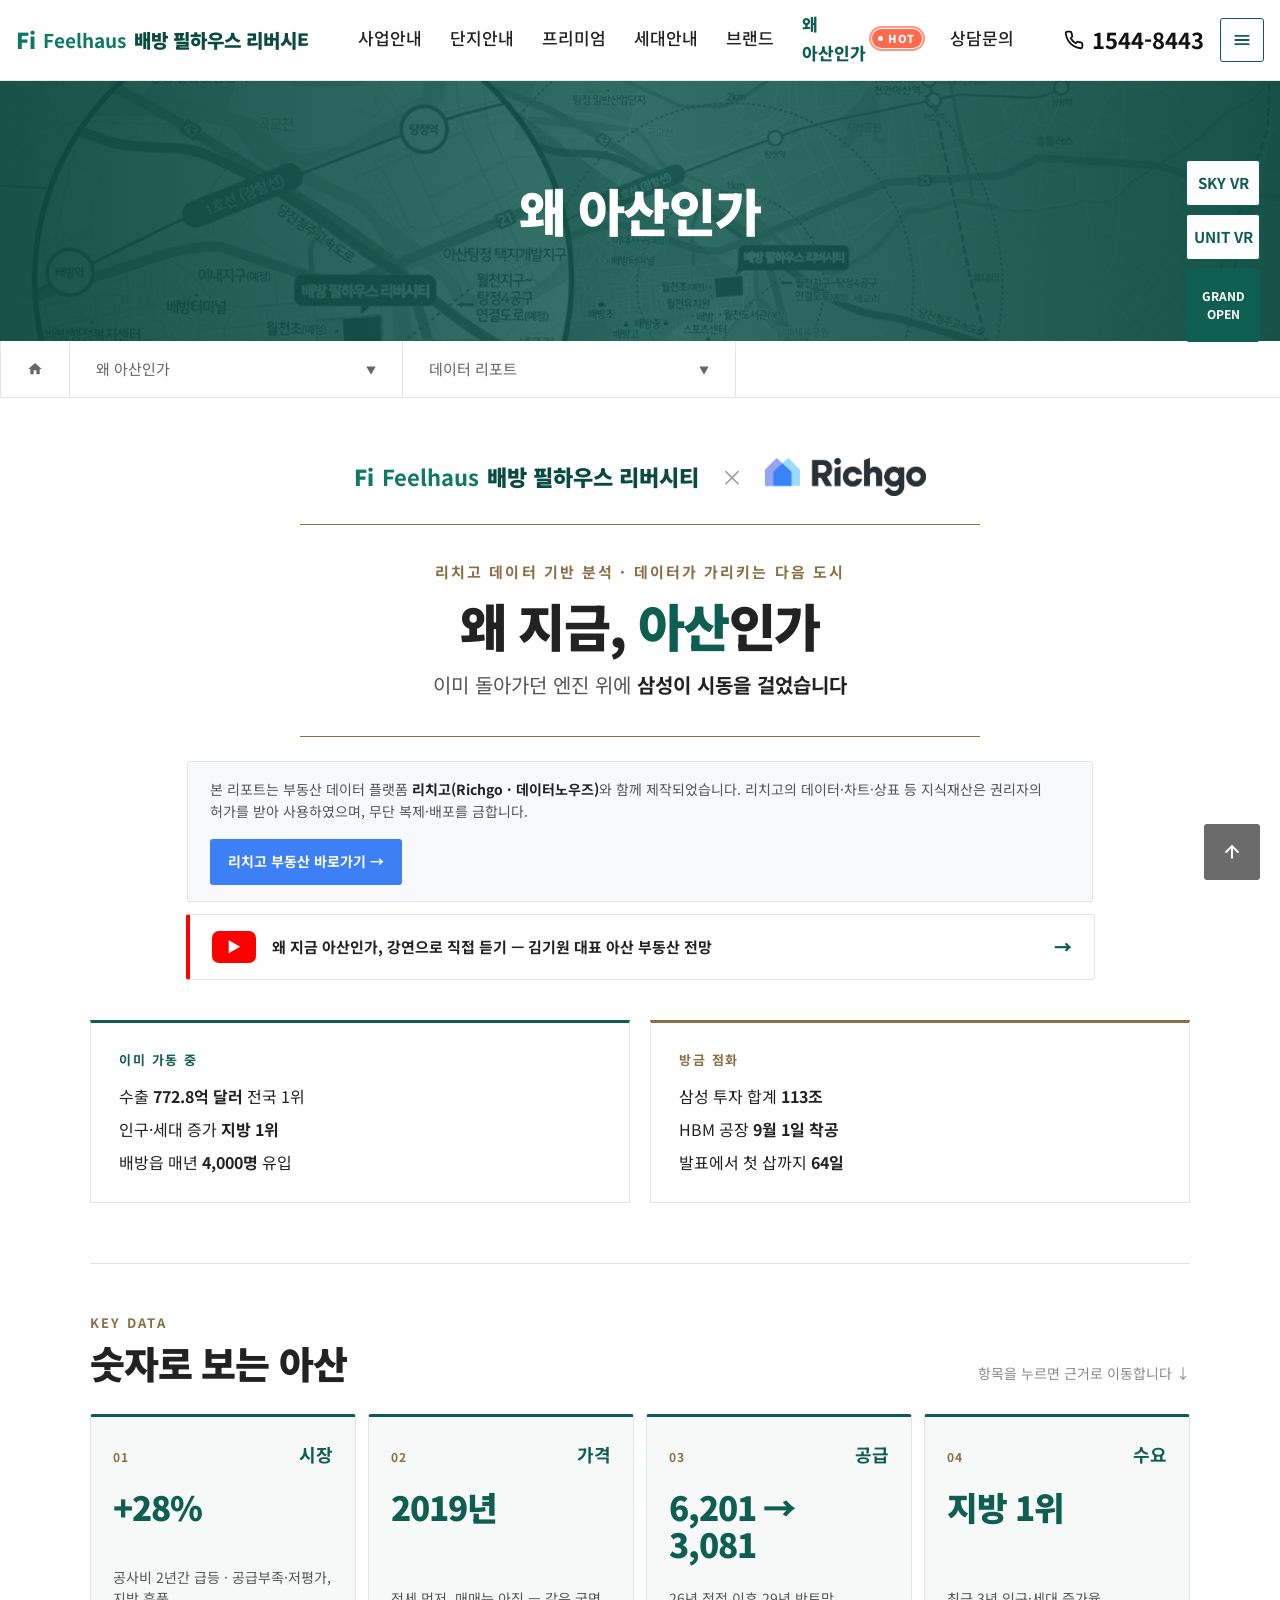
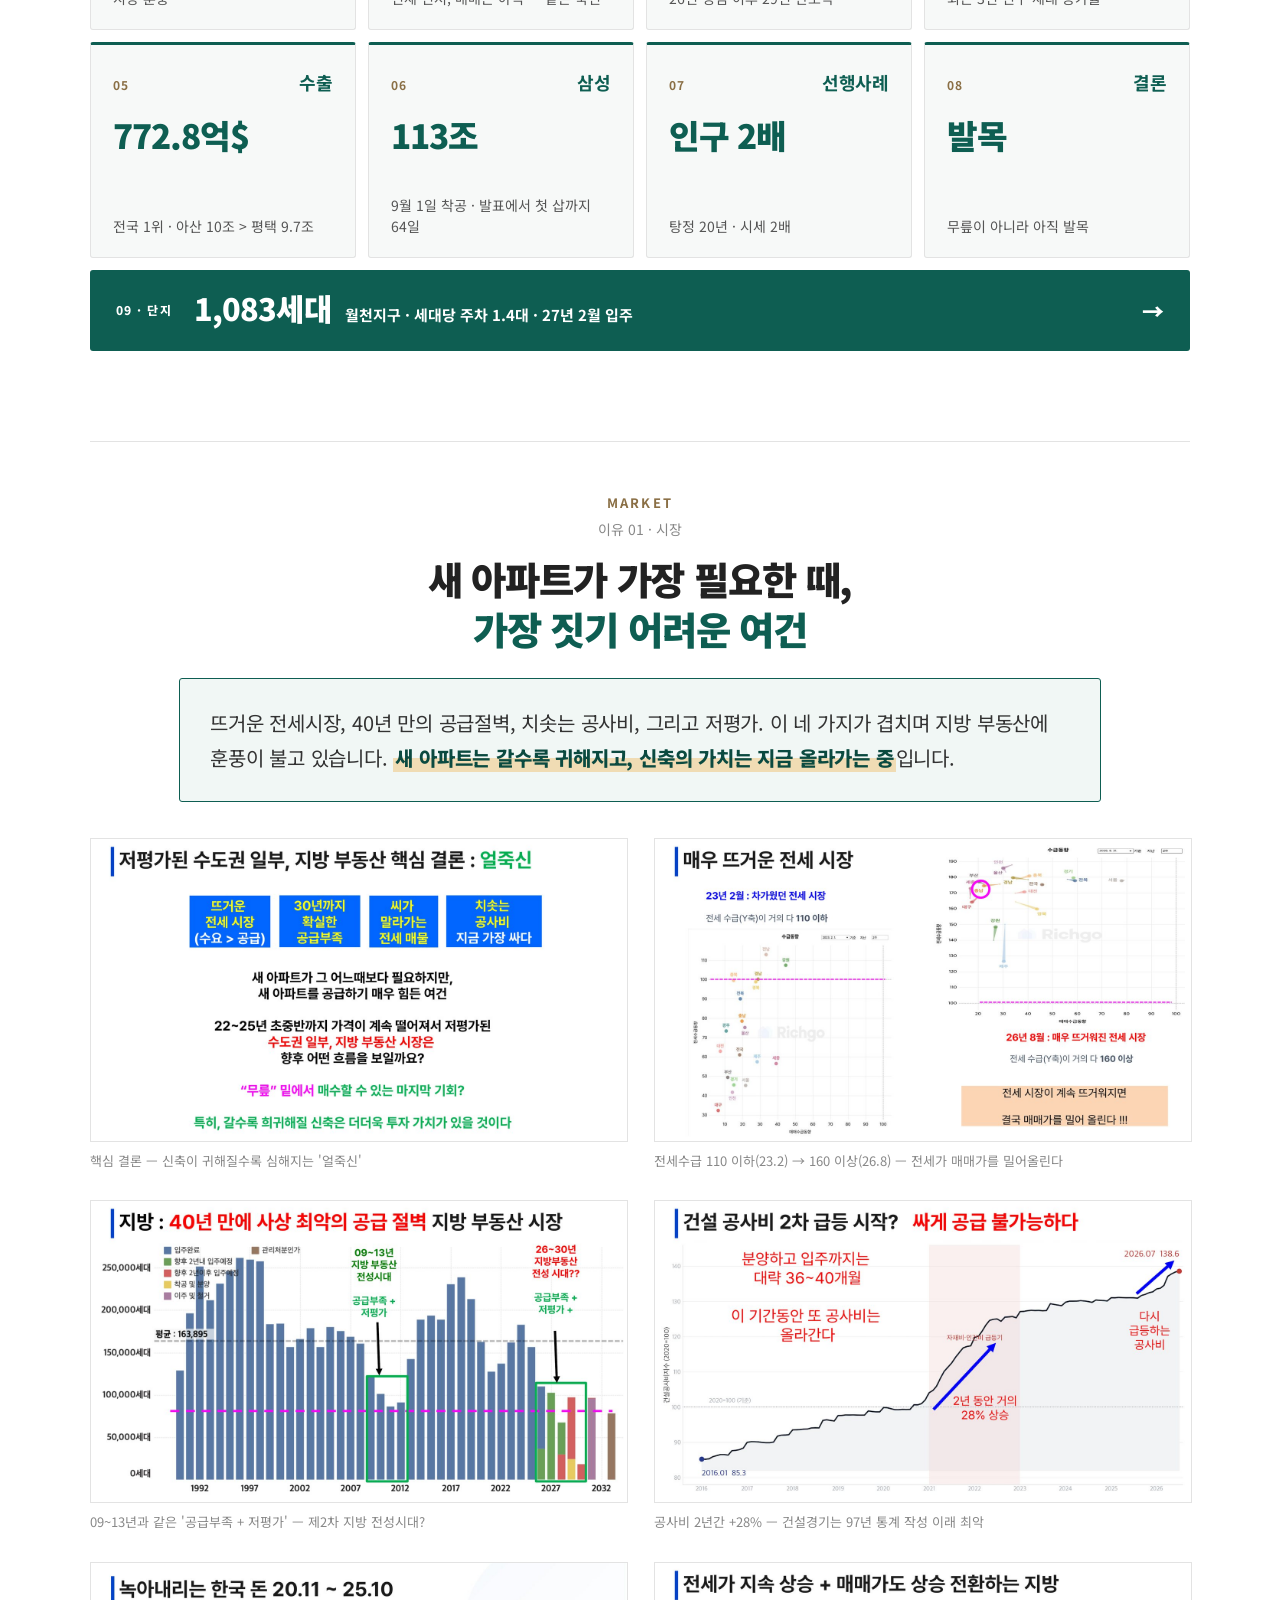
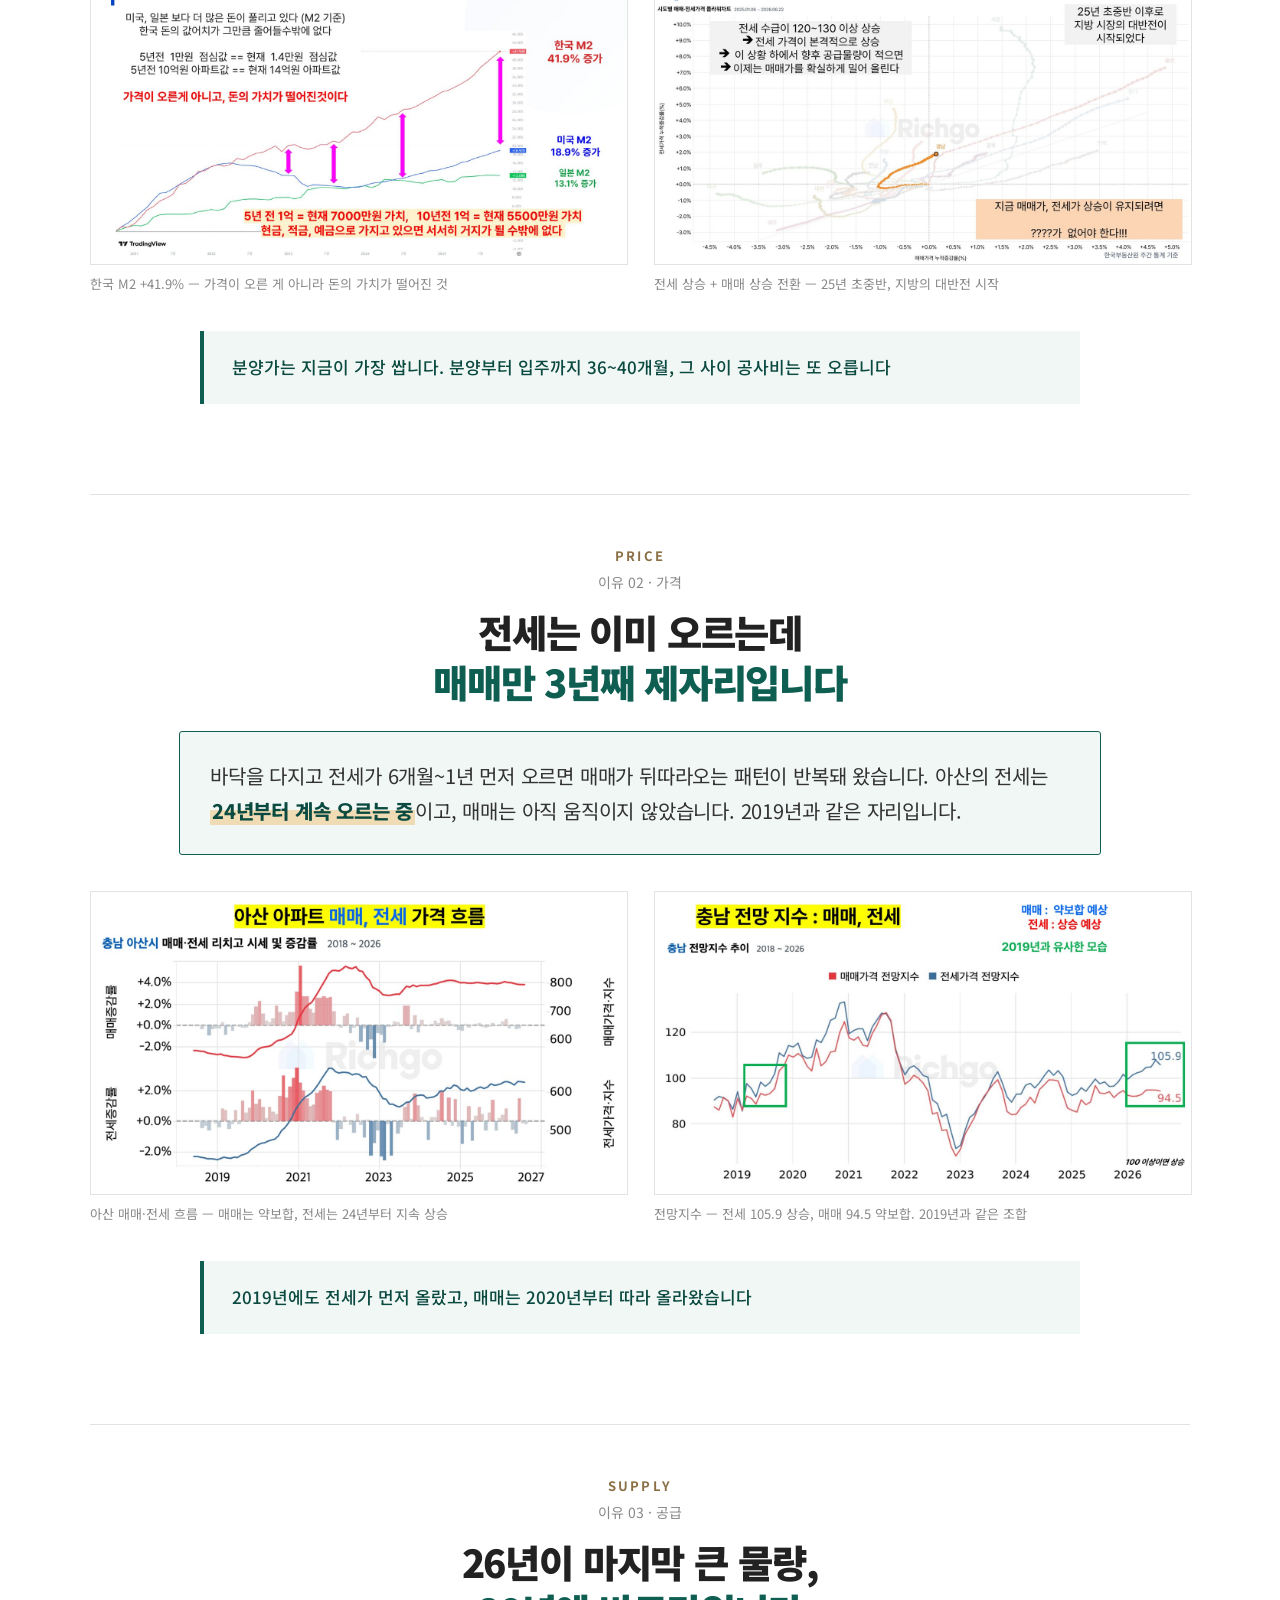
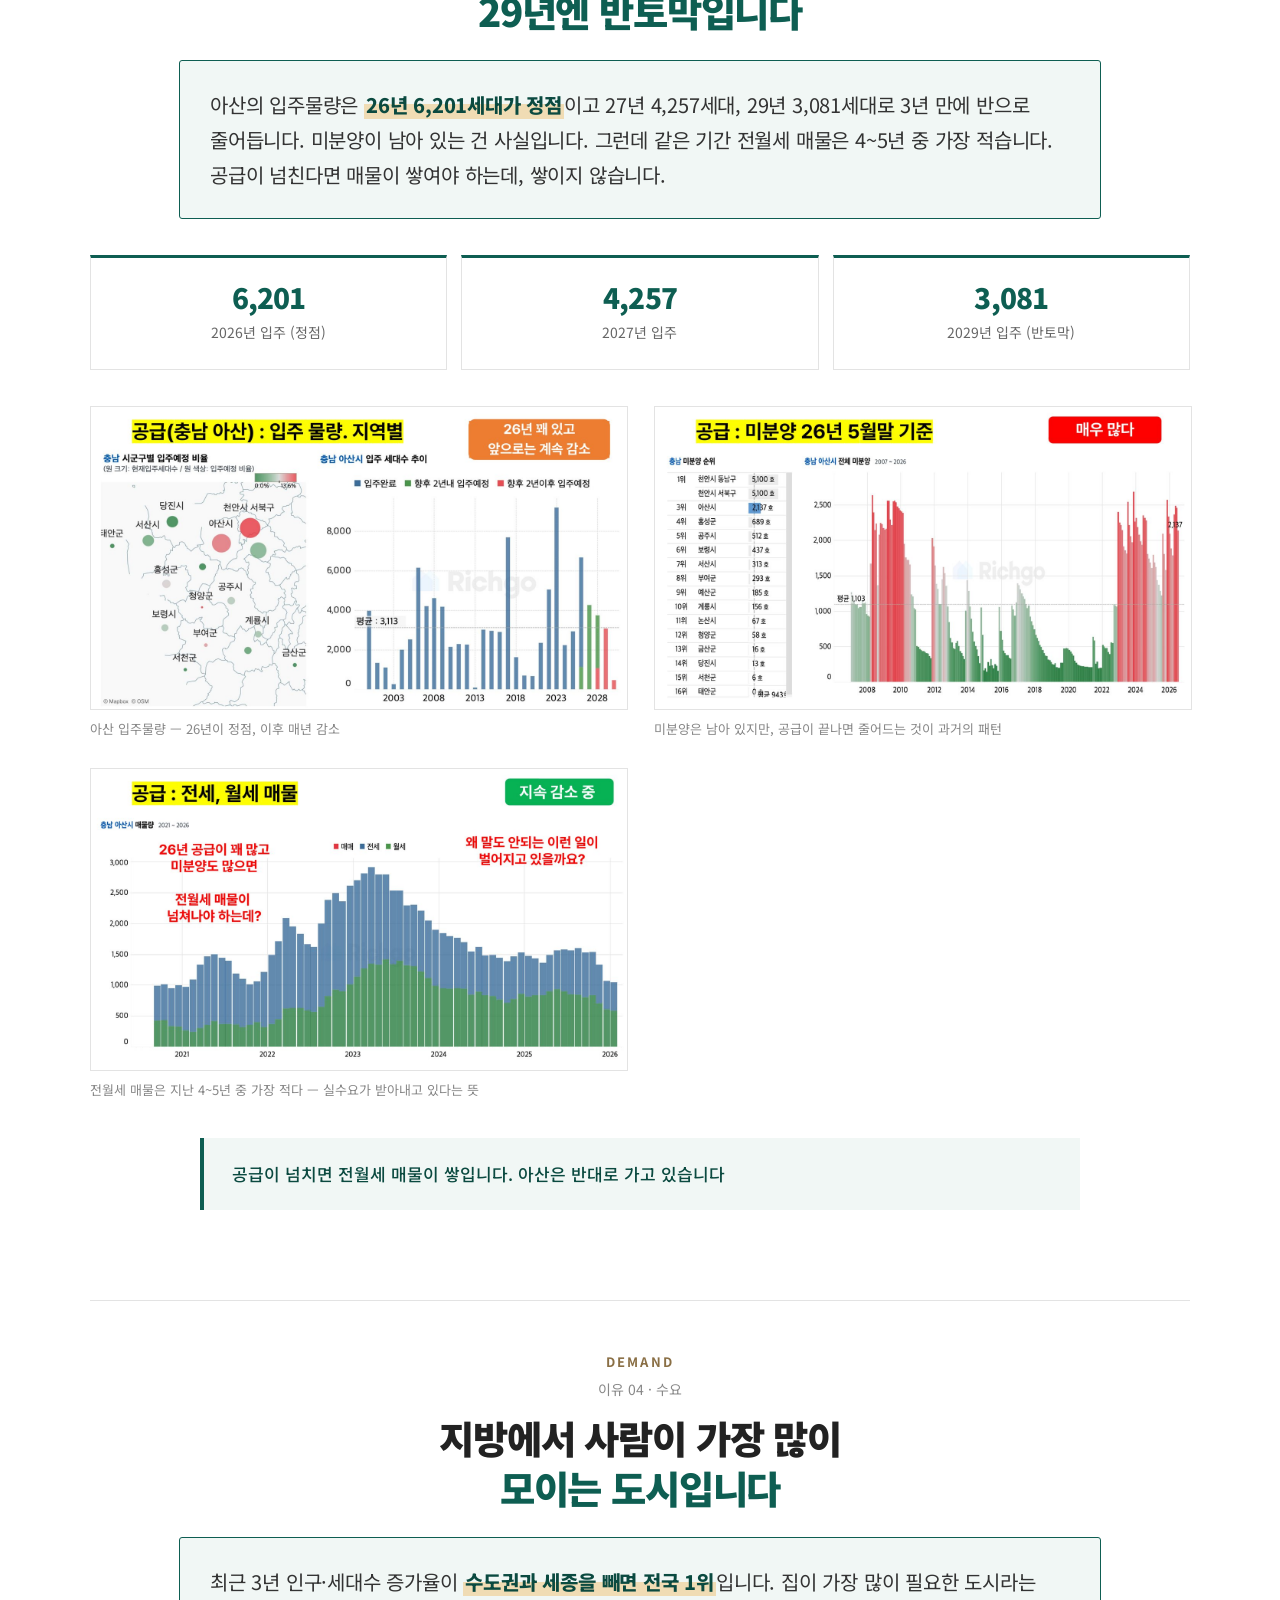
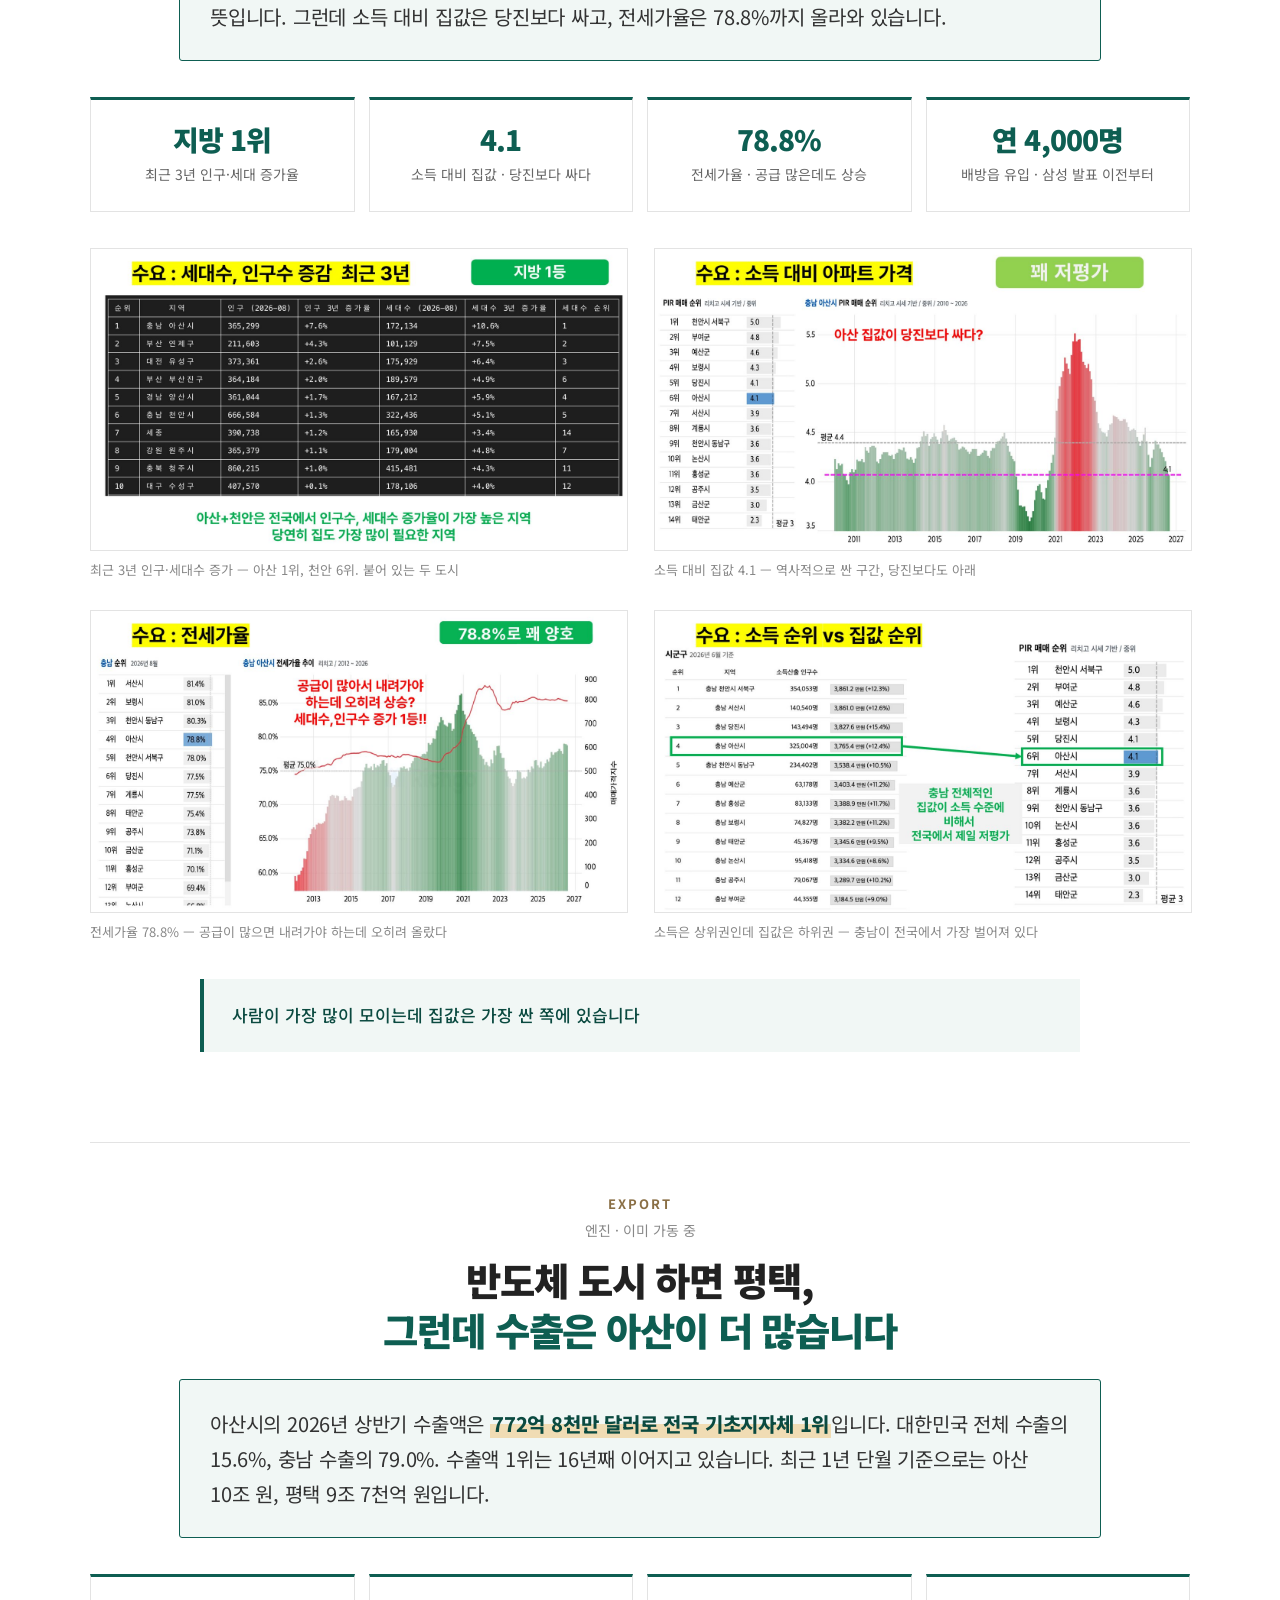
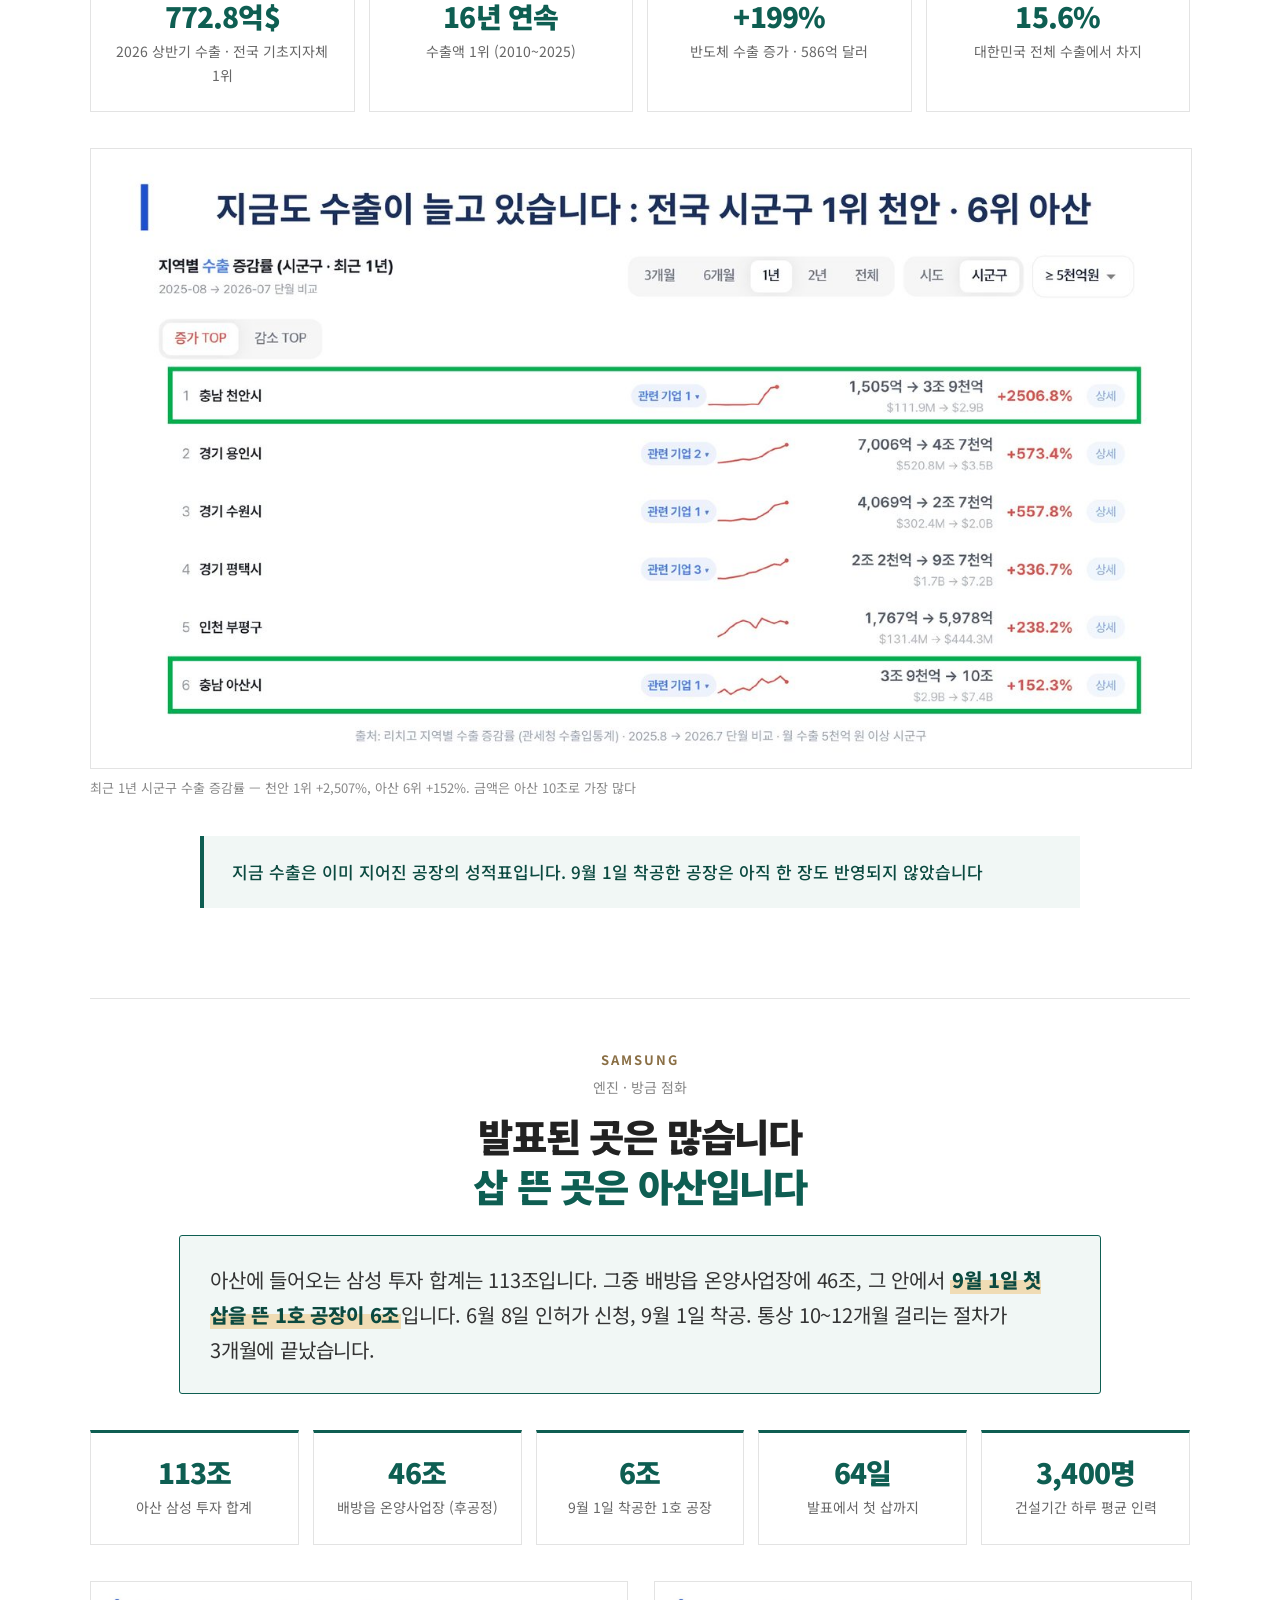
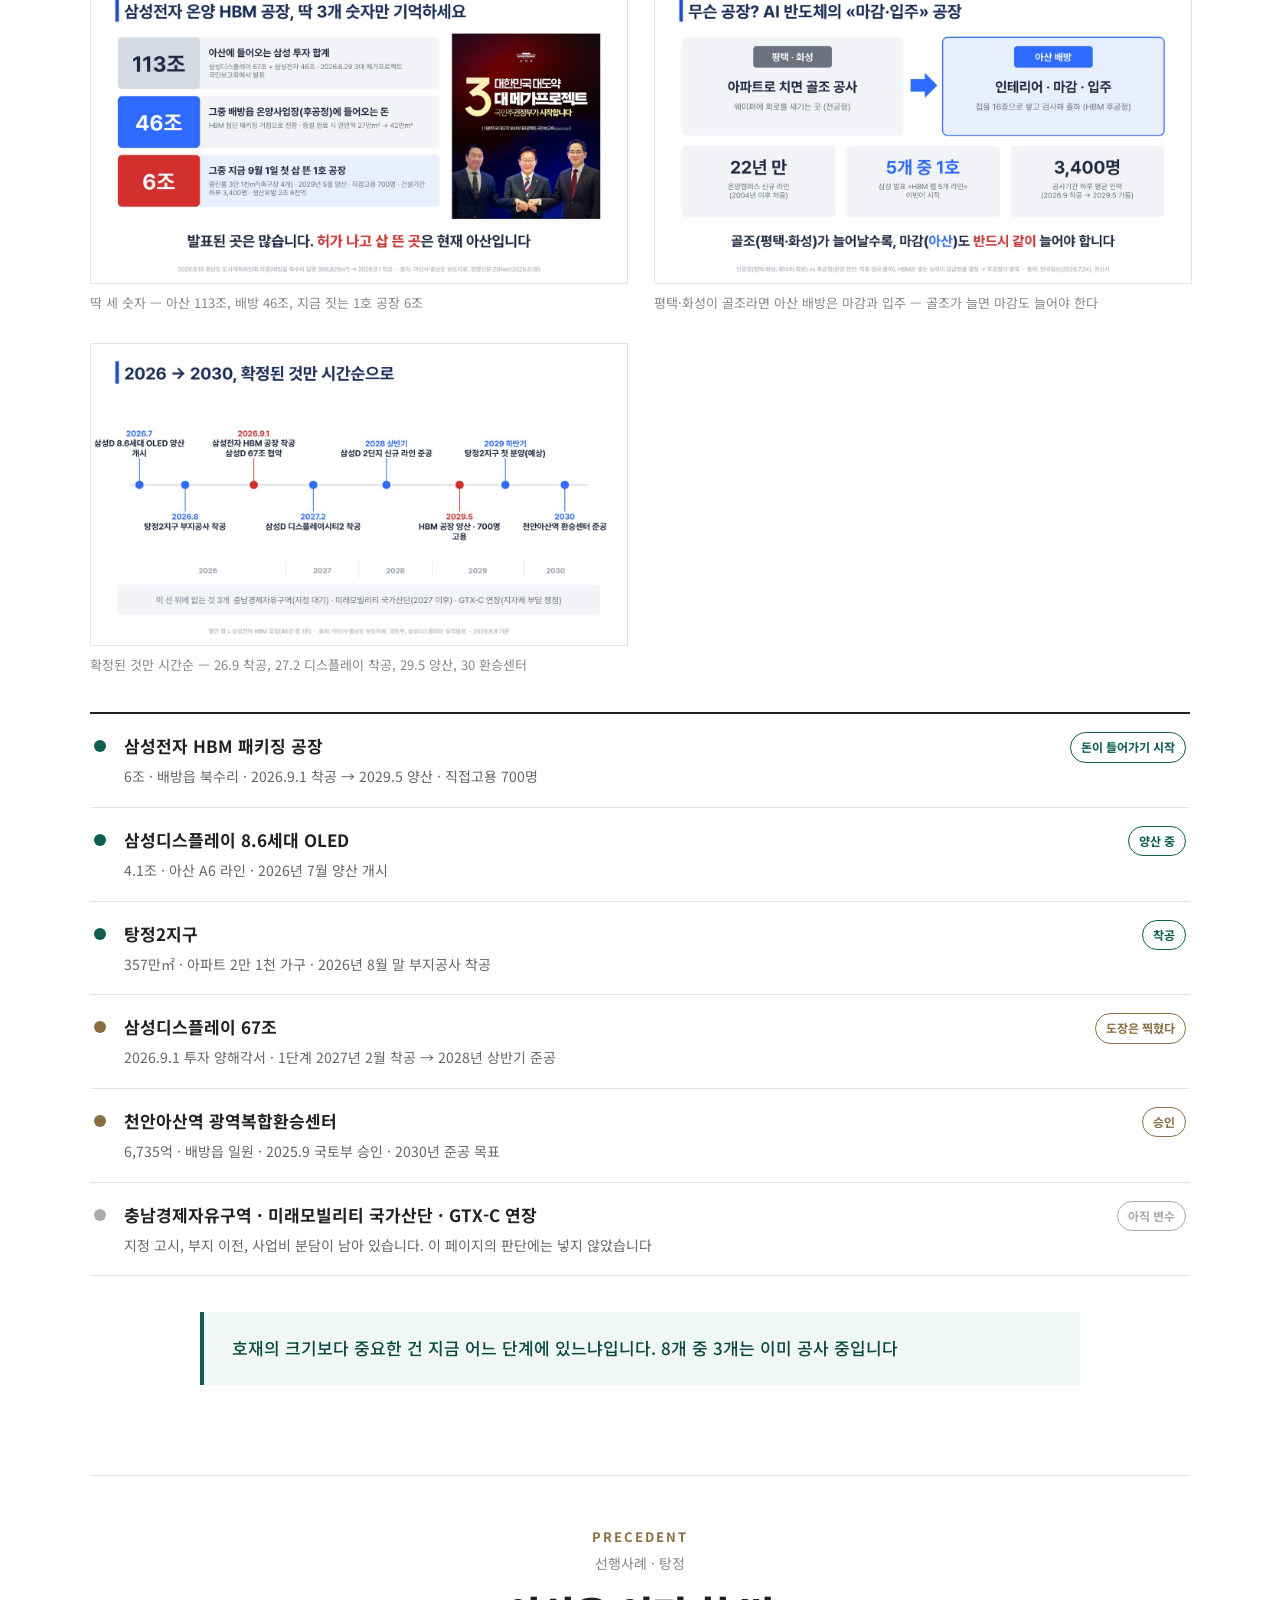
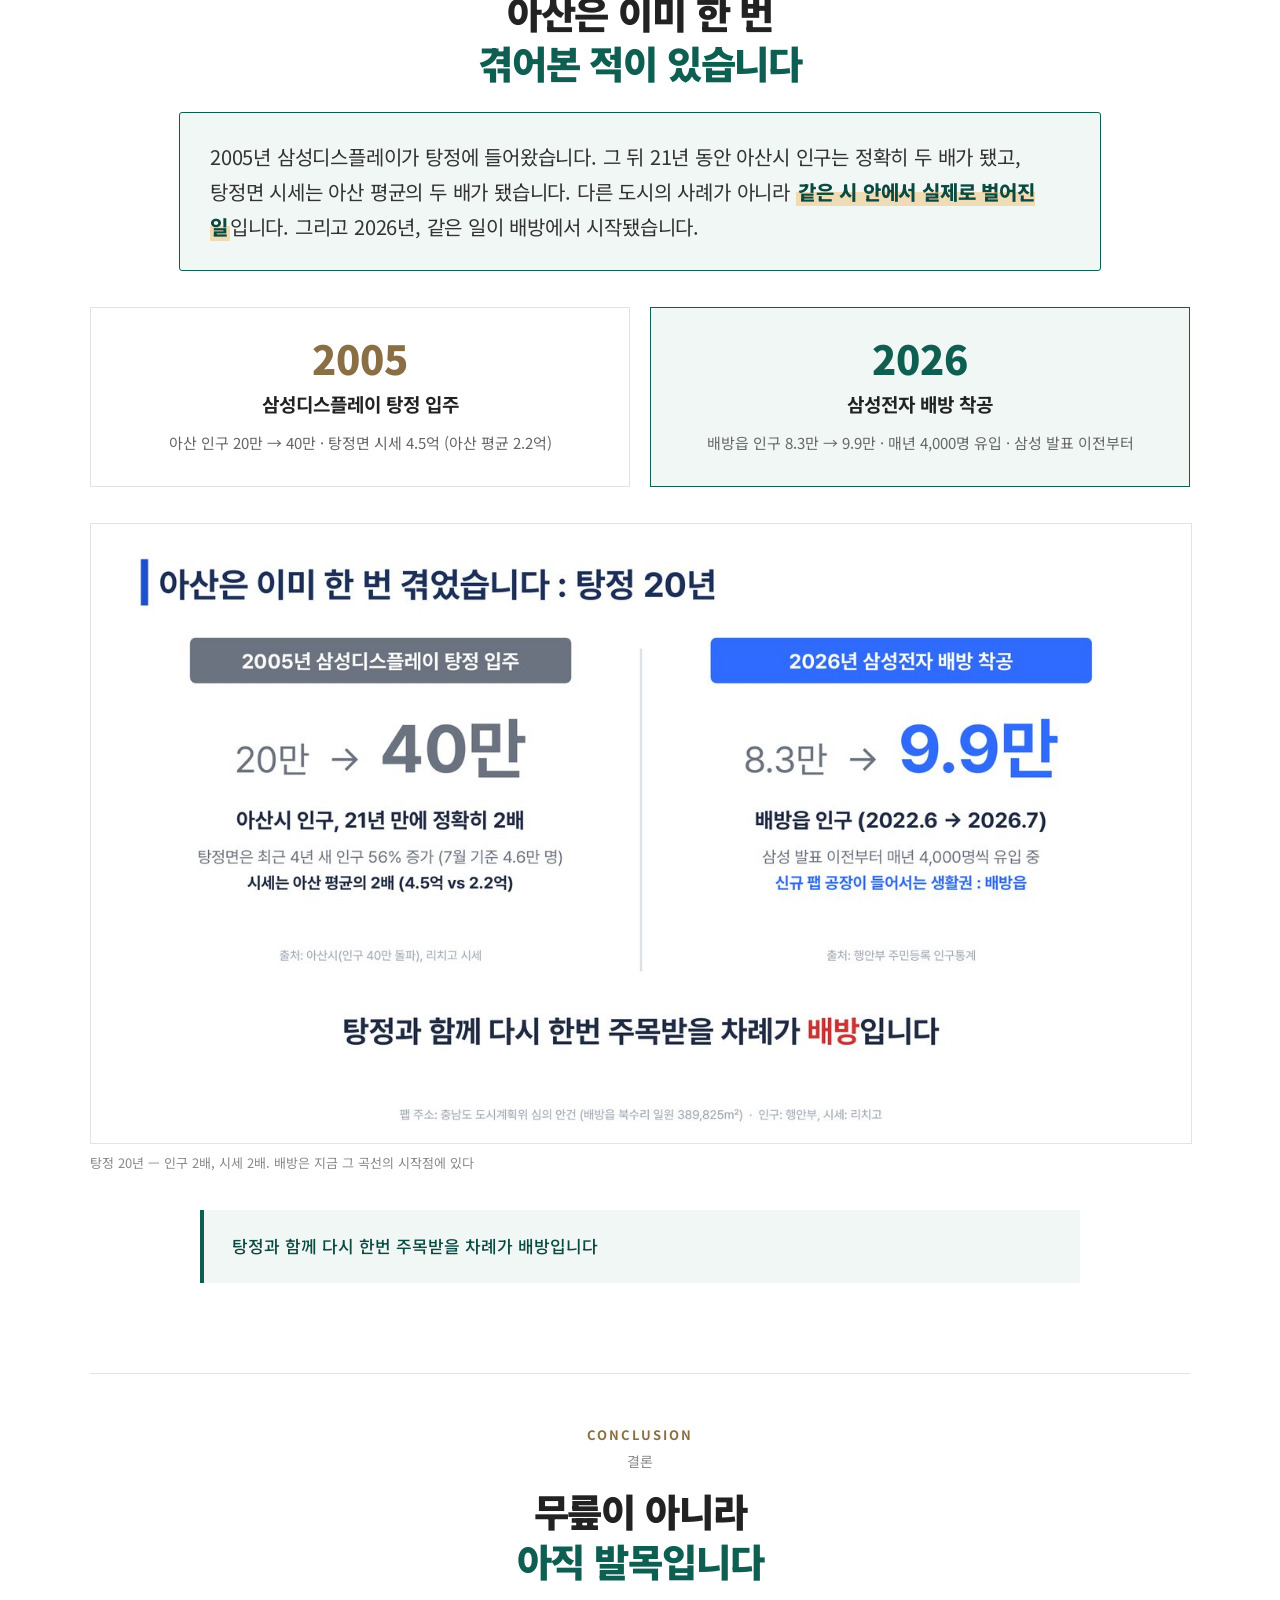
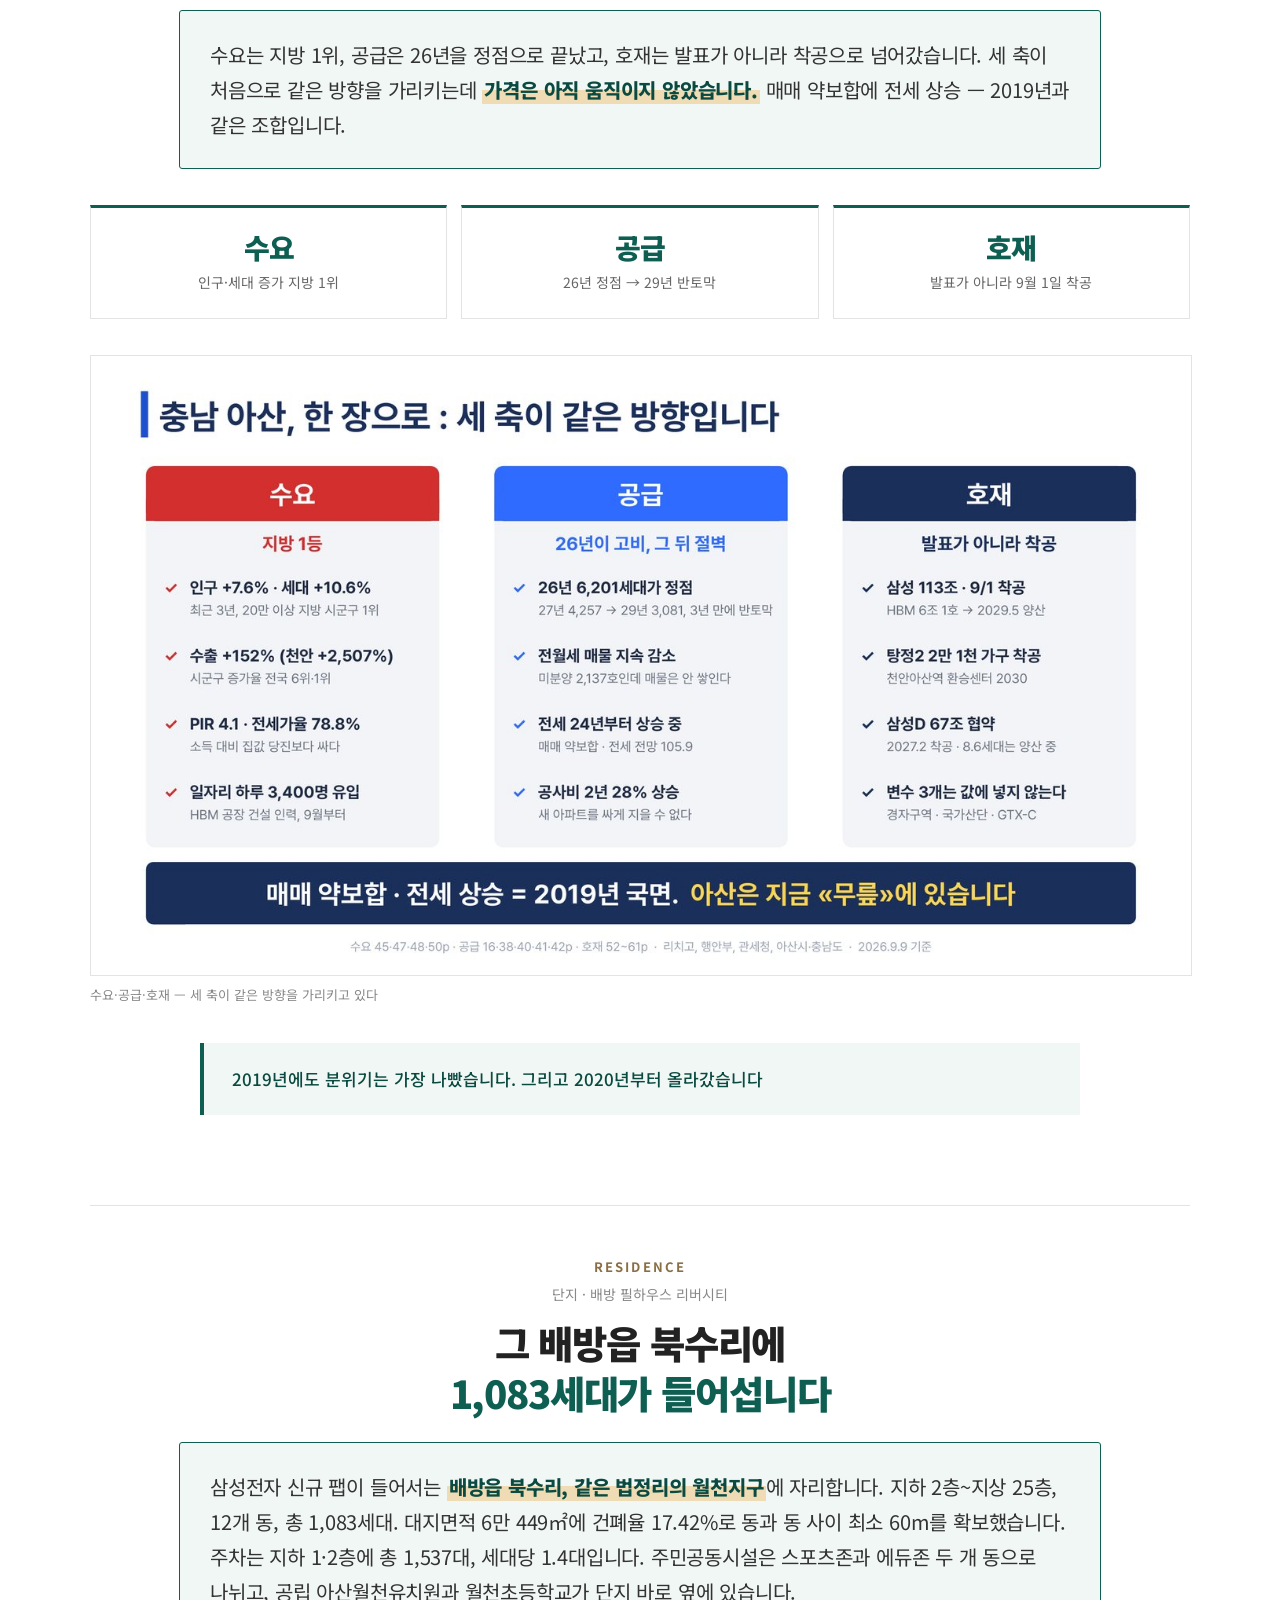
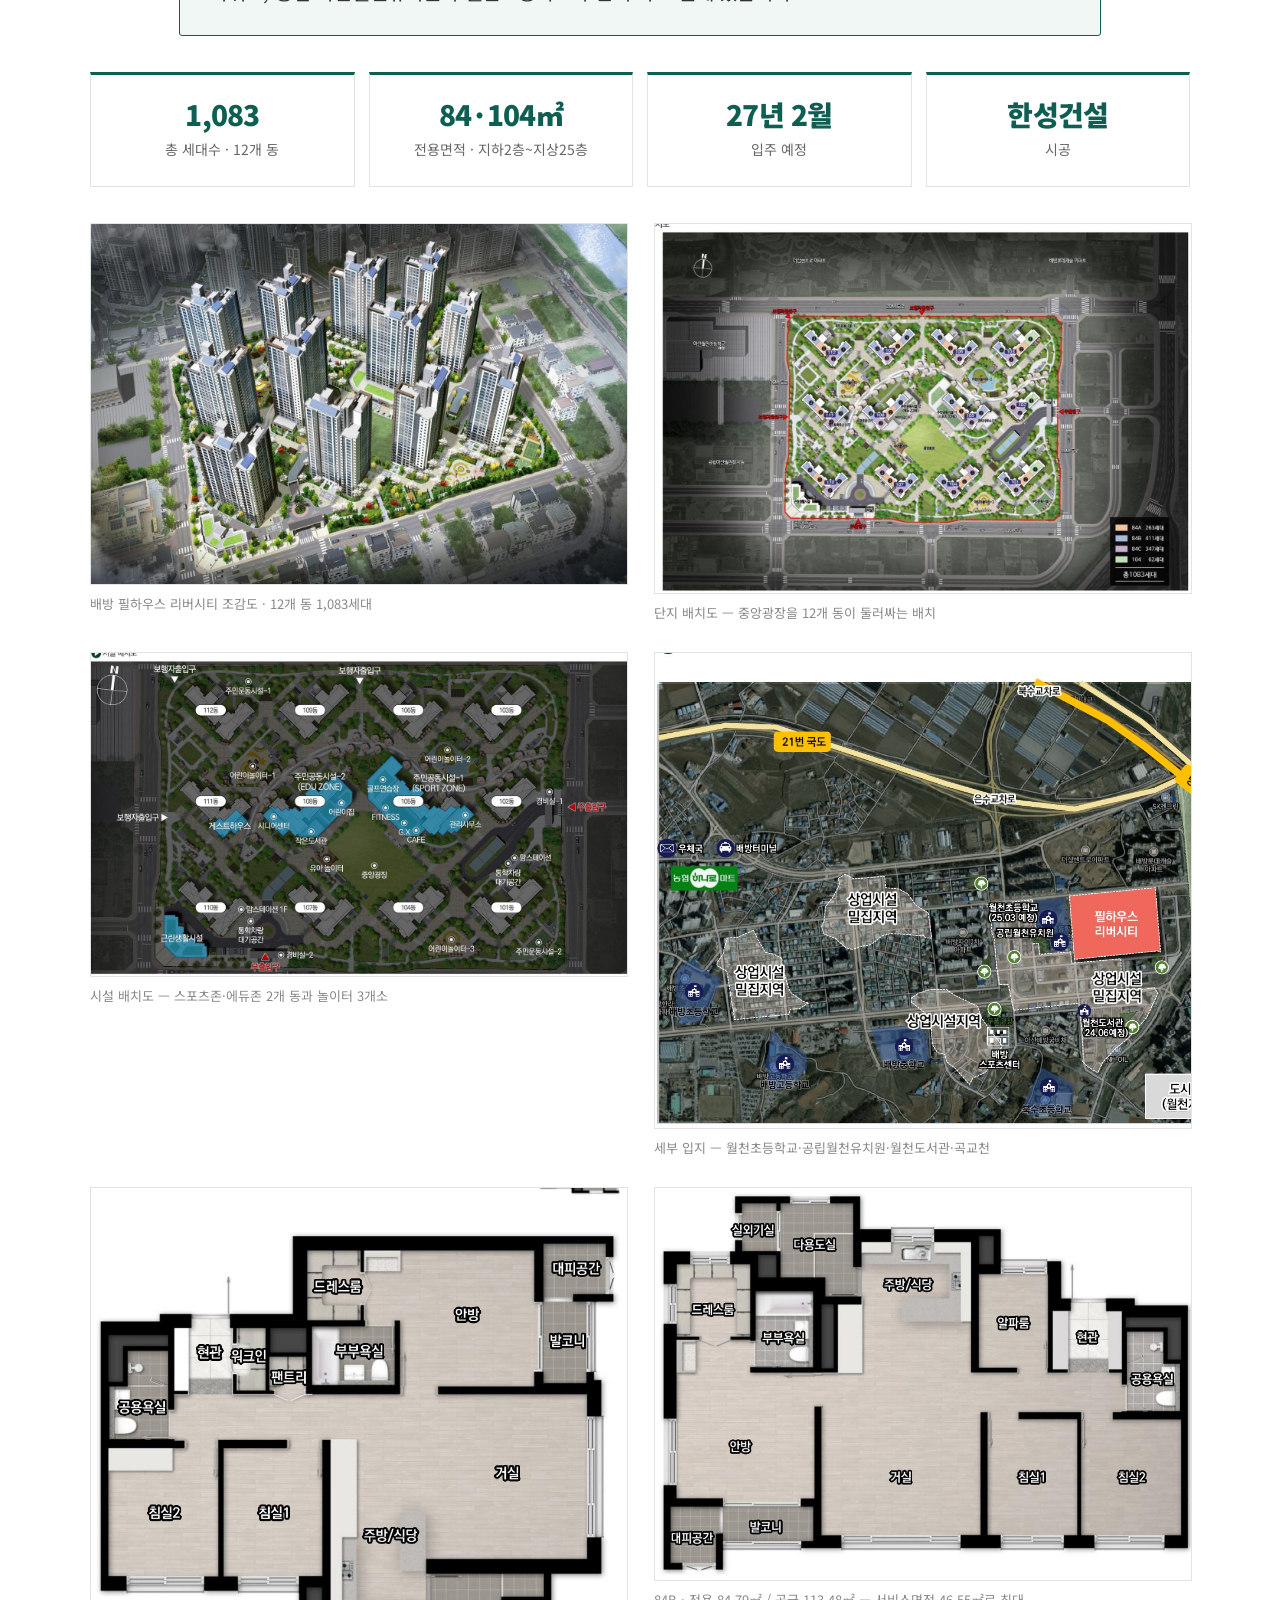
<file: why_asan.html>
<!DOCTYPE html>
<html lang="ko">
<head>
<title>왜 지금 아산인가 | 배방 필하우스 리버시티 데이터 리포트</title>
<meta name="description" content="리치고 데이터 기반 분석 · 수출 전국 1위, 인구·세대 증가 지방 1위, 삼성 113조 투자와 9월 1일 착공 · 왜 지금 아산인가 데이터 리포트 · 분양상담 1544-8443">
<meta property="og:title" content="왜 지금 아산인가 | 배방 필하우스 리버시티 데이터 리포트"><meta property="og:description" content="리치고 데이터 기반 분석 · 수출 전국 1위, 인구·세대 증가 지방 1위, 삼성 113조 투자와 9월 1일 착공 · 왜 지금 아산인가 데이터 리포트 · 분양상담 1544-8443"><meta property="og:image" content="https://xn--vh3bna170cnsee1wpd.com/uploads/hero_wide.jpg"><meta property="og:url" content="https://xn--vh3bna170cnsee1wpd.com/why_asan.html"><meta property="og:type" content="website">
<meta charset="utf-8">
<meta name="viewport" content="width=device-width, initial-scale=1, viewport-fit=cover">
<link rel="icon" href="favicon.svg" type="image/svg+xml">
<link rel="preconnect" href="https://fonts.googleapis.com">
<link rel="preconnect" href="https://fonts.gstatic.com" crossorigin>
<link href="https://fonts.googleapis.com/css2?family=Noto+Sans+KR:wght@400;500;700;900&display=swap" rel="stylesheet">
<link rel="stylesheet" href="site.css">

<script src="naver-tracking.js" defer data-account="s_4c8f8206261b" data-domain="xn--vh3bna170cnsee1wpd.com"></script>

<script src="site.js" defer></script>

<style>
/* why_asan 페이지 고유 — 원본 helmet 중 site.css 에 없는 규칙 */
html{scroll-behavior:smooth}
body{line-height:1.7}
/* lazy 이미지에 width/height 고유크기 속성을 줬으므로 축소 시 종횡비 유지 */
figure img{height:auto}
/* 인라인 hover 대체 (인라인 style 을 이기기 위해 !important) */
.rg-btn:hover{background:#2F6BD6!important;color:#fff!important}
.yt-card:hover{background:#FAFAFA!important;color:#222!important;border-color:#FF0000!important}
.chip:hover{background:#fff!important;box-shadow:0 8px 24px rgba(11,74,64,.12)!important;color:#222!important}
.cta9:hover{background:#0B4A40!important;color:#fff!important}
.tel-btn:hover{color:#0B4A40!important}
.rg-btn2:hover{color:#222!important;background:#F1F7F5!important}
.reg-link:hover{color:#fff!important}
</style>
</head>
<body>
<div id="top"></div>
<header class="sh" id="siteHeader">
  <div class="sh-bar">
    <a class="sh-brand" href="index.html" aria-label="배방 필하우스 리버시티 홈"><span class="fi">Fi</span><span class="fh">Feelhaus</span><span class="long">배방 필하우스 리버시티</span></a>
    <nav class="sh-nav" aria-label="주메뉴">
      <a href="sub.html#overview">사업안내</a>
      <a href="sub.html#complex">단지안내</a>
      <a href="sub.html#premium">프리미엄</a>
      <a href="sub.html#units">세대안내</a>
      <a href="sub.html#brand">브랜드</a>
      <a href="why_asan.html" class="hot">왜 아산인가 <span class="hotbadge"><i></i>HOT<em></em></span></a>
      <a href="sub.html#contact">상담문의</a>
    </nav>
    <a class="sh-tel" href="tel:15448443"><svg width="20" height="20" viewBox="0 0 24 24" fill="none" stroke="#111" stroke-width="2.2" stroke-linecap="round" stroke-linejoin="round" aria-hidden="true"><path d="M22 16.9v3a2 2 0 0 1-2.2 2 19.8 19.8 0 0 1-8.6-3.1 19.5 19.5 0 0 1-6-6A19.8 19.8 0 0 1 2.1 4.2 2 2 0 0 1 4.1 2h3a2 2 0 0 1 2 1.7c.1 1 .4 1.9.7 2.8a2 2 0 0 1-.5 2.1L8.1 9.9a16 16 0 0 0 6 6l1.3-1.3a2 2 0 0 1 2.1-.4c.9.3 1.8.6 2.8.7a2 2 0 0 1 1.7 2z"></path></svg>1544-8443</a>
    <button class="sh-burger" type="button" aria-label="메뉴" aria-controls="mobileMenu" aria-expanded="false"><svg width="20" height="20" viewBox="0 0 24 24" fill="none" stroke="#0E5E52" stroke-width="2.2" stroke-linecap="round" aria-hidden="true"><line x1="4" y1="7" x2="20" y2="7"></line><line x1="4" y1="12" x2="20" y2="12"></line><line x1="4" y1="17" x2="20" y2="17"></line></svg></button>
  </div>
  <div class="sh-mega">
    <div class="sh-mega-in">
      <div class="sh-mega-pad">Fi Feelhaus 배방 필하우스 리버시티</div>
      <div class="sh-mega-cols">
        <div><a href="sub.html#overview">사업개요</a><a href="sub.html#work">직주근접</a></div>
        <div><a href="sub.html#complex">단지·커뮤니티</a><a href="sub.html#location">입지환경</a></div>
        <div><a href="sub.html#premium">프리미엄 6</a></div>
        <div><a href="sub.html#units">UNIT</a></div>
        <div><a href="sub.html#brand">필하우스 · 한성건설</a></div>
        <div><a href="why_asan.html">데이터 리포트</a></div>
        <div><a href="sub.html#contact">분양상담</a></div>
      </div>
      <div class="sh-mega-tel">1544-8443</div>
      <div class="sh-mega-sp"></div>
    </div>
  </div>
</header>
<div class="sh-mobile" id="mobileMenu" hidden>
  <div class="sh-mobile-top"><span>Feelhaus 배방 필하우스 리버시티</span><button type="button" data-close-menu aria-label="닫기">✕</button></div>
  <div class="sh-mobile-m"><a href="sub.html#overview">사업안내</a><div><a href="sub.html#overview">사업개요</a><a href="sub.html#work">직주근접</a></div></div>
  <div class="sh-mobile-m"><a href="sub.html#complex">단지안내</a><div><a href="sub.html#complex">단지·커뮤니티</a><a href="sub.html#location">입지환경</a></div></div>
  <div class="sh-mobile-m"><a href="sub.html#premium">프리미엄</a><div><a href="sub.html#premium">프리미엄 6</a></div></div>
  <div class="sh-mobile-m"><a href="sub.html#units">세대안내</a><div><a href="sub.html#units">UNIT</a></div></div>
  <div class="sh-mobile-m"><a href="sub.html#brand">브랜드</a><div><a href="sub.html#brand">필하우스 · 한성건설</a></div></div>
  <div class="sh-mobile-m"><a href="why_asan.html">왜 아산인가</a><div><a href="why_asan.html">데이터 리포트</a></div></div>
  <div class="sh-mobile-m"><a href="sub.html#contact">상담문의</a><div><a href="sub.html#contact">분양상담</a><a href="#register">관심고객등록</a></div></div>
  <a class="sh-mobile-tel" href="tel:15448443"><span>분양상담</span><span>1544-8443</span></a>
</div>
<div class="rail" aria-label="바로가기">
  <a href="https://vr2.dreamvrad.net/feelhaus_rivercity/" target="_blank" rel="noopener">SKY VR</a>
  <a href="https://vr3.dreamvrad.net/modelhouse/baebang_fellhaus_rivercity/" target="_blank" rel="noopener">UNIT VR</a>
  <a class="open" href="#register">GRAND<br>OPEN</a>
</div>
<a class="totop" href="#top" aria-label="상단으로"><svg width="20" height="20" viewBox="0 0 24 24" fill="none" stroke="#fff" stroke-width="2.4" stroke-linecap="round" stroke-linejoin="round" aria-hidden="true"><path d="M12 19V5"></path><path d="m5 12 7-7 7 7"></path></svg></a>
<section style="position:relative;height:260px;overflow:hidden;background:#0B4A40">
  <img src="uploads/wide_map.jpg" alt="" style="width:100%;height:100%;object-fit:cover;filter:grayscale(1);opacity:.4">
  <div style="position:absolute;inset:0;background:linear-gradient(90deg,rgba(11,74,64,.85),rgba(14,94,82,.55),rgba(11,74,64,.85))"></div>
  <h1 style="position:absolute;inset:0;margin:0;display:flex;align-items:center;justify-content:center;color:#fff;font-weight:900;font-size:clamp(34px,4vw,56px);letter-spacing:-.02em">왜 아산인가</h1>
</section>
<div style="border-bottom:1px solid #e6e6e6;background:#fff">
  <div style="max-width:1400px;margin:0 auto;display:flex;height:56px;border-left:1px solid #e6e6e6">
    <a href="index.html" aria-label="홈" style="width:68px;display:flex;align-items:center;justify-content:center;border-right:1px solid #e6e6e6;color:#666"><svg width="16" height="16" viewBox="0 0 24 24" fill="#666"><path d="M12 3 2 12h3v8h5v-6h4v6h5v-8h3z"></path></svg></a>
    <div style="width:280px;display:flex;align-items:center;justify-content:space-between;padding:0 26px;border-right:1px solid #e6e6e6;color:#666;font-size:15px">왜 아산인가<span style="font-size:10px">▼</span></div>
    <div style="width:280px;display:flex;align-items:center;justify-content:space-between;padding:0 26px;border-right:1px solid #e6e6e6;color:#666;font-size:15px">데이터 리포트<span style="font-size:10px">▼</span></div>
  </div>
</div>
<div style="max-width:1100px;margin:0 auto;padding:60px 20px 100px">
  <div style="display:flex;align-items:center;justify-content:center;gap:22px;flex-wrap:wrap;margin-bottom:28px">
    <span style="display:flex;align-items:center;gap:8px;font-weight:700;font-size:22px;color:#0E7A66"><span style="font-weight:900">Fi</span>Feelhaus <span style="font-weight:900;color:#0B4A40">배방 필하우스 리버시티</span></span>
    <span style="font-size:22px;color:#999">×</span>
    <a href="https://m.richgo.ai" target="_blank" rel="noopener" aria-label="리치고 부동산 바로가기"><img src="uploads/Richgo_combination_default_horizontal.png" alt="Richgo" style="height:38px;width:auto"></a>
  </div>
  <div style="margin:0 auto;max-width:640px;text-align:center;border-top:1px solid #8A6F45;border-bottom:1px solid #8A6F45;padding:34px 20px">
    <div style="font-size:15px;font-weight:700;letter-spacing:.14em;color:#8A6F45">리치고 데이터 기반 분석 · 데이터가 가리키는 다음 도시</div>
    <h2 style="margin:10px 0 0;font-size:clamp(32px,4vw,52px);font-weight:900;line-height:1.2;letter-spacing:-.03em">왜 지금, <span style="color:#0E5E52">아산</span>인가</h2>
    <div style="margin-top:12px;font-size:clamp(16px,1.6vw,20px);color:#555">이미 돌아가던 엔진 위에 <b style="color:#222">삼성이 시동을 걸었습니다</b></div>
  </div>
  <div style="display:flex;align-items:center;justify-content:space-between;gap:16px;flex-wrap:wrap;margin:24px auto 0;max-width:860px;padding:16px 22px;border:1px solid #e3e3e3;background:#F7F9FC;border-radius:3px">
    <p style="margin:0;font-size:14px;color:#555;line-height:1.6">본 리포트는 부동산 데이터 플랫폼 <b style="color:#222">리치고(Richgo · 데이터노우즈)</b>와 함께 제작되었습니다. 리치고의 데이터·차트·상표 등 지식재산은 권리자의 허가를 받아 사용하였으며, 무단 복제·배포를 금합니다.</p>
    <a href="https://m.richgo.ai" target="_blank" rel="noopener" class="rg-btn" style="display:inline-flex;align-items:center;gap:8px;padding:11px 18px;background:#3D7FF5;color:#fff;font-weight:700;font-size:14px;border-radius:3px;white-space:nowrap">리치고 부동산 바로가기 →</a>
  </div>
  <a href="https://www.youtube.com/watch?v=mwHacd1iaCY" target="_blank" rel="noopener" class="yt-card" style="display:flex;align-items:center;gap:16px;max-width:860px;margin:12px auto 0;padding:16px 22px;border:1px solid #e3e3e3;border-left:4px solid #FF0000;border-radius:3px;background:#fff;color:#222">
    <span aria-hidden="true" style="display:flex;align-items:center;justify-content:center;flex:0 0 auto;width:44px;height:32px;background:#FF0000;border-radius:7px;color:#fff;font-size:14px">▶</span>
    <span style="flex:1;font-size:15px;font-weight:700;text-align:left">왜 지금 아산인가, 강연으로 직접 듣기 — 김기원 대표 아산 부동산 전망</span>
    <span style="font-size:18px;font-weight:900;color:#0E5E52">→</span>
  </a>
  <div style="display:grid;grid-template-columns:repeat(auto-fit,minmax(min(100%,300px),1fr));gap:20px;margin-top:40px">
    <div style="padding:26px 28px;border:1px solid #e3e3e3;border-top:3px solid #0E5E52"><div style="font-size:13px;font-weight:700;letter-spacing:.12em;color:#0E5E52">이미 가동 중</div><ul style="margin:12px 0 0;padding:0;list-style:none;font-size:16px;display:grid;gap:6px"><li>수출 <b>772.8억 달러</b> 전국 1위</li><li>인구·세대 증가 <b>지방 1위</b></li><li>배방읍 매년 <b>4,000명</b> 유입</li></ul></div>
    <div style="padding:26px 28px;border:1px solid #e3e3e3;border-top:3px solid #8A6F45"><div style="font-size:13px;font-weight:700;letter-spacing:.12em;color:#8A6F45">방금 점화</div><ul style="margin:12px 0 0;padding:0;list-style:none;font-size:16px;display:grid;gap:6px"><li>삼성 투자 합계 <b>113조</b></li><li>HBM 공장 <b>9월 1일 착공</b></li><li>발표에서 첫 삽까지 <b>64일</b></li></ul></div>
  </div>

  <div style="margin-top:60px;padding:48px 0 0;border-top:1px solid #e3e3e3">
    <div style="display:flex;align-items:flex-end;justify-content:space-between;gap:16px;flex-wrap:wrap">
      <div><div style="font-size:13px;font-weight:700;letter-spacing:.16em;color:#8A6F45">KEY DATA</div><h2 style="margin:6px 0 0;font-size:clamp(26px,3vw,38px);font-weight:900;letter-spacing:-.03em;line-height:1.2;color:#222">숫자로 보는 아산</h2></div>
      <div style="font-size:14px;color:#888">항목을 누르면 근거로 이동합니다 ↓</div>
    </div>
    <div style="display:grid;grid-template-columns:repeat(auto-fit,minmax(min(100%,240px),1fr));gap:12px;margin-top:28px">
      <a href="#s1" class="chip" data-noscroll style="display:flex;flex-direction:column;gap:6px;min-height:170px;padding:22px 22px 20px;background:#F7F9F8;border:1px solid #e3e3e3;border-top:3px solid #0E5E52;border-radius:3px;color:#222;transition:background .18s ease,box-shadow .18s ease">
        <div style="display:flex;justify-content:space-between;align-items:baseline;font-size:12px;font-weight:700;letter-spacing:.12em;color:#8A6F45"><span>01</span><span style="font-size:18px;letter-spacing:-.01em;color:#0E5E52">시장</span></div>
        <div style="margin-top:14px;font-size:clamp(30px,2.6vw,40px);font-weight:900;line-height:1.1;letter-spacing:-.03em;color:#0E5E52">+28%</div>
        <div style="margin-top:auto;padding-top:10px;font-size:14px;color:#555;line-height:1.5">공사비 2년간 급등 · 공급부족·저평가, 지방 훈풍</div>
      </a>
      <a href="#s2" class="chip" data-noscroll style="display:flex;flex-direction:column;gap:6px;min-height:170px;padding:22px 22px 20px;background:#F7F9F8;border:1px solid #e3e3e3;border-top:3px solid #0E5E52;border-radius:3px;color:#222;transition:background .18s ease,box-shadow .18s ease">
        <div style="display:flex;justify-content:space-between;align-items:baseline;font-size:12px;font-weight:700;letter-spacing:.12em;color:#8A6F45"><span>02</span><span style="font-size:18px;letter-spacing:-.01em;color:#0E5E52">가격</span></div>
        <div style="margin-top:14px;font-size:clamp(30px,2.6vw,40px);font-weight:900;line-height:1.1;letter-spacing:-.03em;color:#0E5E52">2019년</div>
        <div style="margin-top:auto;padding-top:10px;font-size:14px;color:#555;line-height:1.5">전세 먼저, 매매는 아직 — 같은 국면</div>
      </a>
      <a href="#s3" class="chip" data-noscroll style="display:flex;flex-direction:column;gap:6px;min-height:170px;padding:22px 22px 20px;background:#F7F9F8;border:1px solid #e3e3e3;border-top:3px solid #0E5E52;border-radius:3px;color:#222;transition:background .18s ease,box-shadow .18s ease">
        <div style="display:flex;justify-content:space-between;align-items:baseline;font-size:12px;font-weight:700;letter-spacing:.12em;color:#8A6F45"><span>03</span><span style="font-size:18px;letter-spacing:-.01em;color:#0E5E52">공급</span></div>
        <div style="margin-top:14px;font-size:clamp(30px,2.6vw,40px);font-weight:900;line-height:1.1;letter-spacing:-.03em;color:#0E5E52">6,201 → 3,081</div>
        <div style="margin-top:auto;padding-top:10px;font-size:14px;color:#555;line-height:1.5">26년 정점 이후 29년 반토막</div>
      </a>
      <a href="#s4" class="chip" data-noscroll style="display:flex;flex-direction:column;gap:6px;min-height:170px;padding:22px 22px 20px;background:#F7F9F8;border:1px solid #e3e3e3;border-top:3px solid #0E5E52;border-radius:3px;color:#222;transition:background .18s ease,box-shadow .18s ease">
        <div style="display:flex;justify-content:space-between;align-items:baseline;font-size:12px;font-weight:700;letter-spacing:.12em;color:#8A6F45"><span>04</span><span style="font-size:18px;letter-spacing:-.01em;color:#0E5E52">수요</span></div>
        <div style="margin-top:14px;font-size:clamp(30px,2.6vw,40px);font-weight:900;line-height:1.1;letter-spacing:-.03em;color:#0E5E52">지방 1위</div>
        <div style="margin-top:auto;padding-top:10px;font-size:14px;color:#555;line-height:1.5">최근 3년 인구·세대 증가율</div>
      </a>
      <a href="#s-export" class="chip" data-noscroll style="display:flex;flex-direction:column;gap:6px;min-height:170px;padding:22px 22px 20px;background:#F7F9F8;border:1px solid #e3e3e3;border-top:3px solid #0E5E52;border-radius:3px;color:#222;transition:background .18s ease,box-shadow .18s ease">
        <div style="display:flex;justify-content:space-between;align-items:baseline;font-size:12px;font-weight:700;letter-spacing:.12em;color:#8A6F45"><span>05</span><span style="font-size:18px;letter-spacing:-.01em;color:#0E5E52">수출</span></div>
        <div style="margin-top:14px;font-size:clamp(30px,2.6vw,40px);font-weight:900;line-height:1.1;letter-spacing:-.03em;color:#0E5E52">772.8억$</div>
        <div style="margin-top:auto;padding-top:10px;font-size:14px;color:#555;line-height:1.5">전국 1위 · 아산 10조 > 평택 9.7조</div>
      </a>
      <a href="#s-samsung" class="chip" data-noscroll style="display:flex;flex-direction:column;gap:6px;min-height:170px;padding:22px 22px 20px;background:#F7F9F8;border:1px solid #e3e3e3;border-top:3px solid #0E5E52;border-radius:3px;color:#222;transition:background .18s ease,box-shadow .18s ease">
        <div style="display:flex;justify-content:space-between;align-items:baseline;font-size:12px;font-weight:700;letter-spacing:.12em;color:#8A6F45"><span>06</span><span style="font-size:18px;letter-spacing:-.01em;color:#0E5E52">삼성</span></div>
        <div style="margin-top:14px;font-size:clamp(30px,2.6vw,40px);font-weight:900;line-height:1.1;letter-spacing:-.03em;color:#0E5E52">113조</div>
        <div style="margin-top:auto;padding-top:10px;font-size:14px;color:#555;line-height:1.5">9월 1일 착공 · 발표에서 첫 삽까지 64일</div>
      </a>
      <a href="#s7" class="chip" data-noscroll style="display:flex;flex-direction:column;gap:6px;min-height:170px;padding:22px 22px 20px;background:#F7F9F8;border:1px solid #e3e3e3;border-top:3px solid #0E5E52;border-radius:3px;color:#222;transition:background .18s ease,box-shadow .18s ease">
        <div style="display:flex;justify-content:space-between;align-items:baseline;font-size:12px;font-weight:700;letter-spacing:.12em;color:#8A6F45"><span>07</span><span style="font-size:18px;letter-spacing:-.01em;color:#0E5E52">선행사례</span></div>
        <div style="margin-top:14px;font-size:clamp(30px,2.6vw,40px);font-weight:900;line-height:1.1;letter-spacing:-.03em;color:#0E5E52">인구 2배</div>
        <div style="margin-top:auto;padding-top:10px;font-size:14px;color:#555;line-height:1.5">탕정 20년 · 시세 2배</div>
      </a>
      <a href="#s8" class="chip" data-noscroll style="display:flex;flex-direction:column;gap:6px;min-height:170px;padding:22px 22px 20px;background:#F7F9F8;border:1px solid #e3e3e3;border-top:3px solid #0E5E52;border-radius:3px;color:#222;transition:background .18s ease,box-shadow .18s ease">
        <div style="display:flex;justify-content:space-between;align-items:baseline;font-size:12px;font-weight:700;letter-spacing:.12em;color:#8A6F45"><span>08</span><span style="font-size:18px;letter-spacing:-.01em;color:#0E5E52">결론</span></div>
        <div style="margin-top:14px;font-size:clamp(30px,2.6vw,40px);font-weight:900;line-height:1.1;letter-spacing:-.03em;color:#0E5E52">발목</div>
        <div style="margin-top:auto;padding-top:10px;font-size:14px;color:#555;line-height:1.5">무릎이 아니라 아직 발목</div>
      </a>
    </div>
    <a href="#s9" class="cta9" data-noscroll style="display:grid;grid-template-columns:auto 1fr auto;gap:22px;align-items:center;margin-top:12px;padding:22px 26px;background:#0E5E52;color:#fff;border-radius:3px">
      <div style="font-size:12px;font-weight:800;letter-spacing:.12em">09 · 단지</div>
      <div style="display:flex;align-items:baseline;gap:14px;flex-wrap:wrap"><span style="font-size:clamp(26px,2.4vw,34px);font-weight:900;line-height:1;letter-spacing:-.03em">1,083세대</span><span style="font-size:15px;font-weight:700">월천지구 · 세대당 주차 1.4대 · 27년 2월 입주</span></div>
      <div style="font-size:22px;font-weight:900">→</div>
    </a>
  </div>

  <section id="s1" style="margin-top:90px;padding-top:50px;border-top:1px solid #e3e3e3">
    <div style="text-align:center">
      <div style="font-size:13px;font-weight:700;letter-spacing:.16em;color:#8A6F45">MARKET</div>
      <div style="font-size:14px;color:#888;margin-top:4px">이유 01 · 시장</div>
      <h2 style="margin:12px auto 0;max-width:800px;font-size:clamp(26px,3vw,40px);font-weight:900;line-height:1.3;letter-spacing:-.03em"><span style="display:block">새 아파트가 가장 필요한 때,</span><span style="display:block;color:#0E5E52">가장 짓기 어려운 여건</span></h2>
      <p style="max-width:860px;margin:24px auto 0;padding:26px 30px;border:1.5px solid #0E5E52;background:#F1F7F5;border-radius:3px;font-size:clamp(17px,1.6vw,20px);line-height:1.75;color:#333;text-align:left;letter-spacing:-.01em">뜨거운 전세시장, 40년 만의 공급절벽, 치솟는 공사비, 그리고 저평가. 이 네 가지가 겹치며 지방 부동산에 훈풍이 불고 있습니다. <mark style="background:linear-gradient(transparent 50%,#F0DCB4 50%);color:#0B4A40;font-weight:800;padding:0 2px">새 아파트는 갈수록 귀해지고, 신축의 가치는 지금 올라가는 중</mark>입니다.</p>
    </div>
    <div style="display:grid;grid-template-columns:repeat(auto-fit,minmax(min(100%,460px),1fr));gap:28px;margin-top:36px">
      <figure style="margin:0"><img src="uploads/mkt_1.jpg" alt="핵심 결론 — 신축이 귀해질수록 심해지는 '얼죽신'" width="1400" height="788" loading="lazy" style="border:1px solid #e3e3e3"><figcaption style="font-size:13px;color:#888;margin-top:8px">핵심 결론 — 신축이 귀해질수록 심해지는 '얼죽신'</figcaption></figure>
      <figure style="margin:0"><img src="uploads/mkt_2.jpg" alt="전세수급 110 이하(23.2) → 160 이상(26.8) — 전세가 매매가를 밀어올린다" width="1400" height="788" loading="lazy" style="border:1px solid #e3e3e3"><figcaption style="font-size:13px;color:#888;margin-top:8px">전세수급 110 이하(23.2) → 160 이상(26.8) — 전세가 매매가를 밀어올린다</figcaption></figure>
      <figure style="margin:0"><img src="uploads/mkt_3.jpg" alt="09~13년과 같은 '공급부족 + 저평가' — 제2차 지방 전성시대?" width="1400" height="788" loading="lazy" style="border:1px solid #e3e3e3"><figcaption style="font-size:13px;color:#888;margin-top:8px">09~13년과 같은 '공급부족 + 저평가' — 제2차 지방 전성시대?</figcaption></figure>
      <figure style="margin:0"><img src="uploads/mkt_4.jpg" alt="공사비 2년간 +28% — 건설경기는 97년 통계 작성 이래 최악" width="1400" height="788" loading="lazy" style="border:1px solid #e3e3e3"><figcaption style="font-size:13px;color:#888;margin-top:8px">공사비 2년간 +28% — 건설경기는 97년 통계 작성 이래 최악</figcaption></figure>
      <figure style="margin:0"><img src="uploads/mkt_5.jpg" alt="한국 M2 +41.9% — 가격이 오른 게 아니라 돈의 가치가 떨어진 것" width="1400" height="788" loading="lazy" style="border:1px solid #e3e3e3"><figcaption style="font-size:13px;color:#888;margin-top:8px">한국 M2 +41.9% — 가격이 오른 게 아니라 돈의 가치가 떨어진 것</figcaption></figure>
      <figure style="margin:0"><img src="uploads/mkt_6.jpg" alt="전세 상승 + 매매 상승 전환 — 25년 초중반, 지방의 대반전 시작" width="1400" height="788" loading="lazy" style="border:1px solid #e3e3e3"><figcaption style="font-size:13px;color:#888;margin-top:8px">전세 상승 + 매매 상승 전환 — 25년 초중반, 지방의 대반전 시작</figcaption></figure>
    </div>
    <div style="margin:36px auto 0;max-width:820px;padding:22px 28px;background:#F1F7F5;border-left:4px solid #0E5E52;font-size:17px;font-weight:500;color:#0B4A40">분양가는 지금이 가장 쌉니다. 분양부터 입주까지 36~40개월, 그 사이 공사비는 또 오릅니다</div>
  </section>

  <section id="s2" style="margin-top:90px;padding-top:50px;border-top:1px solid #e3e3e3">
    <div style="text-align:center">
      <div style="font-size:13px;font-weight:700;letter-spacing:.16em;color:#8A6F45">PRICE</div>
      <div style="font-size:14px;color:#888;margin-top:4px">이유 02 · 가격</div>
      <h2 style="margin:12px auto 0;max-width:800px;font-size:clamp(26px,3vw,40px);font-weight:900;line-height:1.3;letter-spacing:-.03em"><span style="display:block">전세는 이미 오르는데</span><span style="display:block;color:#0E5E52">매매만 3년째 제자리입니다</span></h2>
      <p style="max-width:860px;margin:24px auto 0;padding:26px 30px;border:1.5px solid #0E5E52;background:#F1F7F5;border-radius:3px;font-size:clamp(17px,1.6vw,20px);line-height:1.75;color:#333;text-align:left;letter-spacing:-.01em">바닥을 다지고 전세가 6개월~1년 먼저 오르면 매매가 뒤따라오는 패턴이 반복돼 왔습니다. 아산의 전세는 <mark style="background:linear-gradient(transparent 50%,#F0DCB4 50%);color:#0B4A40;font-weight:800;padding:0 2px">24년부터 계속 오르는 중</mark>이고, 매매는 아직 움직이지 않았습니다. 2019년과 같은 자리입니다.</p>
    </div>
    <div style="display:grid;grid-template-columns:repeat(auto-fit,minmax(min(100%,460px),1fr));gap:28px;margin-top:36px">
      <figure style="margin:0"><img src="uploads/price_1.jpg" alt="아산 매매·전세 흐름 — 매매는 약보합, 전세는 24년부터 지속 상승" width="1400" height="788" loading="lazy" style="border:1px solid #e3e3e3"><figcaption style="font-size:13px;color:#888;margin-top:8px">아산 매매·전세 흐름 — 매매는 약보합, 전세는 24년부터 지속 상승</figcaption></figure>
      <figure style="margin:0"><img src="uploads/price_2.jpg" alt="전망지수 — 전세 105.9 상승, 매매 94.5 약보합. 2019년과 같은 조합" width="1400" height="788" loading="lazy" style="border:1px solid #e3e3e3"><figcaption style="font-size:13px;color:#888;margin-top:8px">전망지수 — 전세 105.9 상승, 매매 94.5 약보합. 2019년과 같은 조합</figcaption></figure>
    </div>
    <div style="margin:36px auto 0;max-width:820px;padding:22px 28px;background:#F1F7F5;border-left:4px solid #0E5E52;font-size:17px;font-weight:500;color:#0B4A40">2019년에도 전세가 먼저 올랐고, 매매는 2020년부터 따라 올라왔습니다</div>
  </section>

  <section id="s3" style="margin-top:90px;padding-top:50px;border-top:1px solid #e3e3e3">
    <div style="text-align:center">
      <div style="font-size:13px;font-weight:700;letter-spacing:.16em;color:#8A6F45">SUPPLY</div>
      <div style="font-size:14px;color:#888;margin-top:4px">이유 03 · 공급</div>
      <h2 style="margin:12px auto 0;max-width:800px;font-size:clamp(26px,3vw,40px);font-weight:900;line-height:1.3;letter-spacing:-.03em"><span style="display:block">26년이 마지막 큰 물량,</span><span style="display:block;color:#0E5E52">29년엔 반토막입니다</span></h2>
      <p style="max-width:860px;margin:24px auto 0;padding:26px 30px;border:1.5px solid #0E5E52;background:#F1F7F5;border-radius:3px;font-size:clamp(17px,1.6vw,20px);line-height:1.75;color:#333;text-align:left;letter-spacing:-.01em">아산의 입주물량은 <mark style="background:linear-gradient(transparent 50%,#F0DCB4 50%);color:#0B4A40;font-weight:800;padding:0 2px">26년 6,201세대가 정점</mark>이고 27년 4,257세대, 29년 3,081세대로 3년 만에 반으로 줄어듭니다. 미분양이 남아 있는 건 사실입니다. 그런데 같은 기간 전월세 매물은 4~5년 중 가장 적습니다. 공급이 넘친다면 매물이 쌓여야 하는데, 쌓이지 않습니다.</p>
    </div>
    <div style="display:grid;grid-template-columns:repeat(auto-fit,minmax(min(100%,200px),1fr));gap:14px;margin-top:36px">
      <div style="padding:24px 18px;border:1px solid #e3e3e3;border-top:3px solid #0E5E52;text-align:center"><div style="font-size:28px;font-weight:900;color:#0E5E52;letter-spacing:-.03em;line-height:1.1">6,201</div><div style="margin-top:8px;font-size:14px;color:#666">2026년 입주 (정점)</div></div>
      <div style="padding:24px 18px;border:1px solid #e3e3e3;border-top:3px solid #0E5E52;text-align:center"><div style="font-size:28px;font-weight:900;color:#0E5E52;letter-spacing:-.03em;line-height:1.1">4,257</div><div style="margin-top:8px;font-size:14px;color:#666">2027년 입주</div></div>
      <div style="padding:24px 18px;border:1px solid #e3e3e3;border-top:3px solid #0E5E52;text-align:center"><div style="font-size:28px;font-weight:900;color:#0E5E52;letter-spacing:-.03em;line-height:1.1">3,081</div><div style="margin-top:8px;font-size:14px;color:#666">2029년 입주 (반토막)</div></div>
    </div>
    <div style="display:grid;grid-template-columns:repeat(auto-fit,minmax(min(100%,460px),1fr));gap:28px;margin-top:36px">
      <figure style="margin:0"><img src="uploads/supply_1.jpg" alt="아산 입주물량 — 26년이 정점, 이후 매년 감소" width="1400" height="788" loading="lazy" style="border:1px solid #e3e3e3"><figcaption style="font-size:13px;color:#888;margin-top:8px">아산 입주물량 — 26년이 정점, 이후 매년 감소</figcaption></figure>
      <figure style="margin:0"><img src="uploads/supply_2.jpg" alt="미분양은 남아 있지만, 공급이 끝나면 줄어드는 것이 과거의 패턴" width="1400" height="788" loading="lazy" style="border:1px solid #e3e3e3"><figcaption style="font-size:13px;color:#888;margin-top:8px">미분양은 남아 있지만, 공급이 끝나면 줄어드는 것이 과거의 패턴</figcaption></figure>
      <figure style="margin:0"><img src="uploads/supply_3.jpg" alt="전월세 매물은 지난 4~5년 중 가장 적다 — 실수요가 받아내고 있다는 뜻" width="1400" height="788" loading="lazy" style="border:1px solid #e3e3e3"><figcaption style="font-size:13px;color:#888;margin-top:8px">전월세 매물은 지난 4~5년 중 가장 적다 — 실수요가 받아내고 있다는 뜻</figcaption></figure>
    </div>
    <div style="margin:36px auto 0;max-width:820px;padding:22px 28px;background:#F1F7F5;border-left:4px solid #0E5E52;font-size:17px;font-weight:500;color:#0B4A40">공급이 넘치면 전월세 매물이 쌓입니다. 아산은 반대로 가고 있습니다</div>
  </section>

  <section id="s4" style="margin-top:90px;padding-top:50px;border-top:1px solid #e3e3e3">
    <div style="text-align:center">
      <div style="font-size:13px;font-weight:700;letter-spacing:.16em;color:#8A6F45">DEMAND</div>
      <div style="font-size:14px;color:#888;margin-top:4px">이유 04 · 수요</div>
      <h2 style="margin:12px auto 0;max-width:800px;font-size:clamp(26px,3vw,40px);font-weight:900;line-height:1.3;letter-spacing:-.03em"><span style="display:block">지방에서 사람이 가장 많이</span><span style="display:block;color:#0E5E52">모이는 도시입니다</span></h2>
      <p style="max-width:860px;margin:24px auto 0;padding:26px 30px;border:1.5px solid #0E5E52;background:#F1F7F5;border-radius:3px;font-size:clamp(17px,1.6vw,20px);line-height:1.75;color:#333;text-align:left;letter-spacing:-.01em">최근 3년 인구·세대수 증가율이 <mark style="background:linear-gradient(transparent 50%,#F0DCB4 50%);color:#0B4A40;font-weight:800;padding:0 2px">수도권과 세종을 빼면 전국 1위</mark>입니다. 집이 가장 많이 필요한 도시라는 뜻입니다. 그런데 소득 대비 집값은 당진보다 싸고, 전세가율은 78.8%까지 올라와 있습니다.</p>
    </div>
    <div style="display:grid;grid-template-columns:repeat(auto-fit,minmax(min(100%,200px),1fr));gap:14px;margin-top:36px">
      <div style="padding:24px 18px;border:1px solid #e3e3e3;border-top:3px solid #0E5E52;text-align:center"><div style="font-size:28px;font-weight:900;color:#0E5E52;letter-spacing:-.03em;line-height:1.1">지방 1위</div><div style="margin-top:8px;font-size:14px;color:#666">최근 3년 인구·세대 증가율</div></div>
      <div style="padding:24px 18px;border:1px solid #e3e3e3;border-top:3px solid #0E5E52;text-align:center"><div style="font-size:28px;font-weight:900;color:#0E5E52;letter-spacing:-.03em;line-height:1.1">4.1</div><div style="margin-top:8px;font-size:14px;color:#666">소득 대비 집값 · 당진보다 싸다</div></div>
      <div style="padding:24px 18px;border:1px solid #e3e3e3;border-top:3px solid #0E5E52;text-align:center"><div style="font-size:28px;font-weight:900;color:#0E5E52;letter-spacing:-.03em;line-height:1.1">78.8%</div><div style="margin-top:8px;font-size:14px;color:#666">전세가율 · 공급 많은데도 상승</div></div>
      <div style="padding:24px 18px;border:1px solid #e3e3e3;border-top:3px solid #0E5E52;text-align:center"><div style="font-size:28px;font-weight:900;color:#0E5E52;letter-spacing:-.03em;line-height:1.1">연 4,000명</div><div style="margin-top:8px;font-size:14px;color:#666">배방읍 유입 · 삼성 발표 이전부터</div></div>
    </div>
    <div style="display:grid;grid-template-columns:repeat(auto-fit,minmax(min(100%,460px),1fr));gap:28px;margin-top:36px">
      <figure style="margin:0"><img src="uploads/demand_1.jpg" alt="최근 3년 인구·세대수 증가 — 아산 1위, 천안 6위. 붙어 있는 두 도시" width="1400" height="788" loading="lazy" style="border:1px solid #e3e3e3"><figcaption style="font-size:13px;color:#888;margin-top:8px">최근 3년 인구·세대수 증가 — 아산 1위, 천안 6위. 붙어 있는 두 도시</figcaption></figure>
      <figure style="margin:0"><img src="uploads/demand_2.jpg" alt="소득 대비 집값 4.1 — 역사적으로 싼 구간, 당진보다도 아래" width="1400" height="788" loading="lazy" style="border:1px solid #e3e3e3"><figcaption style="font-size:13px;color:#888;margin-top:8px">소득 대비 집값 4.1 — 역사적으로 싼 구간, 당진보다도 아래</figcaption></figure>
      <figure style="margin:0"><img src="uploads/demand_3.jpg" alt="전세가율 78.8% — 공급이 많으면 내려가야 하는데 오히려 올랐다" width="1400" height="788" loading="lazy" style="border:1px solid #e3e3e3"><figcaption style="font-size:13px;color:#888;margin-top:8px">전세가율 78.8% — 공급이 많으면 내려가야 하는데 오히려 올랐다</figcaption></figure>
      <figure style="margin:0"><img src="uploads/demand_4.jpg" alt="소득은 상위권인데 집값은 하위권 — 충남이 전국에서 가장 벌어져 있다" width="1400" height="788" loading="lazy" style="border:1px solid #e3e3e3"><figcaption style="font-size:13px;color:#888;margin-top:8px">소득은 상위권인데 집값은 하위권 — 충남이 전국에서 가장 벌어져 있다</figcaption></figure>
    </div>
    <div style="margin:36px auto 0;max-width:820px;padding:22px 28px;background:#F1F7F5;border-left:4px solid #0E5E52;font-size:17px;font-weight:500;color:#0B4A40">사람이 가장 많이 모이는데 집값은 가장 싼 쪽에 있습니다</div>
  </section>

  <section id="s-export" style="margin-top:90px;padding-top:50px;border-top:1px solid #e3e3e3">
    <div style="text-align:center">
      <div style="font-size:13px;font-weight:700;letter-spacing:.16em;color:#8A6F45">EXPORT</div>
      <div style="font-size:14px;color:#888;margin-top:4px">엔진 · 이미 가동 중</div>
      <h2 style="margin:12px auto 0;max-width:800px;font-size:clamp(26px,3vw,40px);font-weight:900;line-height:1.3;letter-spacing:-.03em"><span style="display:block">반도체 도시 하면 평택,</span><span style="display:block;color:#0E5E52">그런데 수출은 아산이 더 많습니다</span></h2>
      <p style="max-width:860px;margin:24px auto 0;padding:26px 30px;border:1.5px solid #0E5E52;background:#F1F7F5;border-radius:3px;font-size:clamp(17px,1.6vw,20px);line-height:1.75;color:#333;text-align:left;letter-spacing:-.01em">아산시의 2026년 상반기 수출액은 <mark style="background:linear-gradient(transparent 50%,#F0DCB4 50%);color:#0B4A40;font-weight:800;padding:0 2px">772억 8천만 달러로 전국 기초지자체 1위</mark>입니다. 대한민국 전체 수출의 15.6%, 충남 수출의 79.0%. 수출액 1위는 16년째 이어지고 있습니다. 최근 1년 단월 기준으로는 아산 10조 원, 평택 9조 7천억 원입니다.</p>
    </div>
    <div style="display:grid;grid-template-columns:repeat(auto-fit,minmax(min(100%,200px),1fr));gap:14px;margin-top:36px">
      <div style="padding:24px 18px;border:1px solid #e3e3e3;border-top:3px solid #0E5E52;text-align:center"><div style="font-size:28px;font-weight:900;color:#0E5E52;letter-spacing:-.03em;line-height:1.1">772.8억$</div><div style="margin-top:8px;font-size:14px;color:#666">2026 상반기 수출 · 전국 기초지자체 1위</div></div>
      <div style="padding:24px 18px;border:1px solid #e3e3e3;border-top:3px solid #0E5E52;text-align:center"><div style="font-size:28px;font-weight:900;color:#0E5E52;letter-spacing:-.03em;line-height:1.1">16년 연속</div><div style="margin-top:8px;font-size:14px;color:#666">수출액 1위 (2010~2025)</div></div>
      <div style="padding:24px 18px;border:1px solid #e3e3e3;border-top:3px solid #0E5E52;text-align:center"><div style="font-size:28px;font-weight:900;color:#0E5E52;letter-spacing:-.03em;line-height:1.1">+199%</div><div style="margin-top:8px;font-size:14px;color:#666">반도체 수출 증가 · 586억 달러</div></div>
      <div style="padding:24px 18px;border:1px solid #e3e3e3;border-top:3px solid #0E5E52;text-align:center"><div style="font-size:28px;font-weight:900;color:#0E5E52;letter-spacing:-.03em;line-height:1.1">15.6%</div><div style="margin-top:8px;font-size:14px;color:#666">대한민국 전체 수출에서 차지</div></div>
    </div>
    <div style="display:grid;grid-template-columns:repeat(auto-fit,minmax(min(100%,460px),1fr));gap:28px;margin-top:36px">
      <figure style="margin:0"><img src="uploads/export_1.jpg" alt="최근 1년 시군구 수출 증감률 — 천안 1위 +2,507%, 아산 6위 +152%. 금액은 아산 10조로 가장 많다" width="1400" height="788" loading="lazy" style="border:1px solid #e3e3e3"><figcaption style="font-size:13px;color:#888;margin-top:8px">최근 1년 시군구 수출 증감률 — 천안 1위 +2,507%, 아산 6위 +152%. 금액은 아산 10조로 가장 많다</figcaption></figure>
    </div>
    <div style="margin:36px auto 0;max-width:820px;padding:22px 28px;background:#F1F7F5;border-left:4px solid #0E5E52;font-size:17px;font-weight:500;color:#0B4A40">지금 수출은 이미 지어진 공장의 성적표입니다. 9월 1일 착공한 공장은 아직 한 장도 반영되지 않았습니다</div>
  </section>

  <section id="s-samsung" style="margin-top:90px;padding-top:50px;border-top:1px solid #e3e3e3">
    <div style="text-align:center">
      <div style="font-size:13px;font-weight:700;letter-spacing:.16em;color:#8A6F45">SAMSUNG</div>
      <div style="font-size:14px;color:#888;margin-top:4px">엔진 · 방금 점화</div>
      <h2 style="margin:12px auto 0;max-width:800px;font-size:clamp(26px,3vw,40px);font-weight:900;line-height:1.3;letter-spacing:-.03em"><span style="display:block">발표된 곳은 많습니다</span><span style="display:block;color:#0E5E52">삽 뜬 곳은 아산입니다</span></h2>
      <p style="max-width:860px;margin:24px auto 0;padding:26px 30px;border:1.5px solid #0E5E52;background:#F1F7F5;border-radius:3px;font-size:clamp(17px,1.6vw,20px);line-height:1.75;color:#333;text-align:left;letter-spacing:-.01em">아산에 들어오는 삼성 투자 합계는 113조입니다. 그중 배방읍 온양사업장에 46조, 그 안에서 <mark style="background:linear-gradient(transparent 50%,#F0DCB4 50%);color:#0B4A40;font-weight:800;padding:0 2px">9월 1일 첫 삽을 뜬 1호 공장이 6조</mark>입니다. 6월 8일 인허가 신청, 9월 1일 착공. 통상 10~12개월 걸리는 절차가 3개월에 끝났습니다.</p>
    </div>
    <div style="display:grid;grid-template-columns:repeat(auto-fit,minmax(min(100%,200px),1fr));gap:14px;margin-top:36px">
      <div style="padding:24px 18px;border:1px solid #e3e3e3;border-top:3px solid #0E5E52;text-align:center"><div style="font-size:28px;font-weight:900;color:#0E5E52;letter-spacing:-.03em;line-height:1.1">113조</div><div style="margin-top:8px;font-size:14px;color:#666">아산 삼성 투자 합계</div></div>
      <div style="padding:24px 18px;border:1px solid #e3e3e3;border-top:3px solid #0E5E52;text-align:center"><div style="font-size:28px;font-weight:900;color:#0E5E52;letter-spacing:-.03em;line-height:1.1">46조</div><div style="margin-top:8px;font-size:14px;color:#666">배방읍 온양사업장 (후공정)</div></div>
      <div style="padding:24px 18px;border:1px solid #e3e3e3;border-top:3px solid #0E5E52;text-align:center"><div style="font-size:28px;font-weight:900;color:#0E5E52;letter-spacing:-.03em;line-height:1.1">6조</div><div style="margin-top:8px;font-size:14px;color:#666">9월 1일 착공한 1호 공장</div></div>
      <div style="padding:24px 18px;border:1px solid #e3e3e3;border-top:3px solid #0E5E52;text-align:center"><div style="font-size:28px;font-weight:900;color:#0E5E52;letter-spacing:-.03em;line-height:1.1">64일</div><div style="margin-top:8px;font-size:14px;color:#666">발표에서 첫 삽까지</div></div>
      <div style="padding:24px 18px;border:1px solid #e3e3e3;border-top:3px solid #0E5E52;text-align:center"><div style="font-size:28px;font-weight:900;color:#0E5E52;letter-spacing:-.03em;line-height:1.1">3,400명</div><div style="margin-top:8px;font-size:14px;color:#666">건설기간 하루 평균 인력</div></div>
    </div>
    <div style="display:grid;grid-template-columns:repeat(auto-fit,minmax(min(100%,460px),1fr));gap:28px;margin-top:36px">
      <figure style="margin:0"><img src="uploads/samsung_1.jpg" alt="딱 세 숫자 — 아산 113조, 배방 46조, 지금 짓는 1호 공장 6조" width="1400" height="788" loading="lazy" style="border:1px solid #e3e3e3"><figcaption style="font-size:13px;color:#888;margin-top:8px">딱 세 숫자 — 아산 113조, 배방 46조, 지금 짓는 1호 공장 6조</figcaption></figure>
      <figure style="margin:0"><img src="uploads/samsung_2.jpg" alt="평택·화성이 골조라면 아산 배방은 마감과 입주 — 골조가 늘면 마감도 늘어야 한다" width="1400" height="788" loading="lazy" style="border:1px solid #e3e3e3"><figcaption style="font-size:13px;color:#888;margin-top:8px">평택·화성이 골조라면 아산 배방은 마감과 입주 — 골조가 늘면 마감도 늘어야 한다</figcaption></figure>
      <figure style="margin:0"><img src="uploads/samsung_3.jpg" alt="확정된 것만 시간순 — 26.9 착공, 27.2 디스플레이 착공, 29.5 양산, 30 환승센터" width="1400" height="788" loading="lazy" style="border:1px solid #e3e3e3"><figcaption style="font-size:13px;color:#888;margin-top:8px">확정된 것만 시간순 — 26.9 착공, 27.2 디스플레이 착공, 29.5 양산, 30 환승센터</figcaption></figure>
    </div>
    <div style="margin-top:36px;border-top:2px solid #222">
      <div style="display:grid;grid-template-columns:14px 1fr auto;gap:16px;align-items:start;padding:18px 4px;border-bottom:1px solid #e3e3e3"><span style="width:12px;height:12px;border-radius:50%;margin-top:8px;background:#0E5E52"></span><div><div style="font-size:17px;font-weight:700">삼성전자 HBM 패키징 공장</div><div style="font-size:14px;color:#666;margin-top:4px">6조 · 배방읍 북수리 · 2026.9.1 착공 → 2029.5 양산 · 직접고용 700명</div></div><span style="font-size:12px;font-weight:700;padding:4px 10px;border-radius:999px;border:1px solid #0E5E52;color:#0E5E52;white-space:nowrap">돈이 들어가기 시작</span></div>
      <div style="display:grid;grid-template-columns:14px 1fr auto;gap:16px;align-items:start;padding:18px 4px;border-bottom:1px solid #e3e3e3"><span style="width:12px;height:12px;border-radius:50%;margin-top:8px;background:#0E5E52"></span><div><div style="font-size:17px;font-weight:700">삼성디스플레이 8.6세대 OLED</div><div style="font-size:14px;color:#666;margin-top:4px">4.1조 · 아산 A6 라인 · 2026년 7월 양산 개시</div></div><span style="font-size:12px;font-weight:700;padding:4px 10px;border-radius:999px;border:1px solid #0E5E52;color:#0E5E52;white-space:nowrap">양산 중</span></div>
      <div style="display:grid;grid-template-columns:14px 1fr auto;gap:16px;align-items:start;padding:18px 4px;border-bottom:1px solid #e3e3e3"><span style="width:12px;height:12px;border-radius:50%;margin-top:8px;background:#0E5E52"></span><div><div style="font-size:17px;font-weight:700">탕정2지구</div><div style="font-size:14px;color:#666;margin-top:4px">357만㎡ · 아파트 2만 1천 가구 · 2026년 8월 말 부지공사 착공</div></div><span style="font-size:12px;font-weight:700;padding:4px 10px;border-radius:999px;border:1px solid #0E5E52;color:#0E5E52;white-space:nowrap">착공</span></div>
      <div style="display:grid;grid-template-columns:14px 1fr auto;gap:16px;align-items:start;padding:18px 4px;border-bottom:1px solid #e3e3e3"><span style="width:12px;height:12px;border-radius:50%;margin-top:8px;background:#8A6F45"></span><div><div style="font-size:17px;font-weight:700">삼성디스플레이 67조</div><div style="font-size:14px;color:#666;margin-top:4px">2026.9.1 투자 양해각서 · 1단계 2027년 2월 착공 → 2028년 상반기 준공</div></div><span style="font-size:12px;font-weight:700;padding:4px 10px;border-radius:999px;border:1px solid #8A6F45;color:#8A6F45;white-space:nowrap">도장은 찍혔다</span></div>
      <div style="display:grid;grid-template-columns:14px 1fr auto;gap:16px;align-items:start;padding:18px 4px;border-bottom:1px solid #e3e3e3"><span style="width:12px;height:12px;border-radius:50%;margin-top:8px;background:#8A6F45"></span><div><div style="font-size:17px;font-weight:700">천안아산역 광역복합환승센터</div><div style="font-size:14px;color:#666;margin-top:4px">6,735억 · 배방읍 일원 · 2025.9 국토부 승인 · 2030년 준공 목표</div></div><span style="font-size:12px;font-weight:700;padding:4px 10px;border-radius:999px;border:1px solid #8A6F45;color:#8A6F45;white-space:nowrap">승인</span></div>
      <div style="display:grid;grid-template-columns:14px 1fr auto;gap:16px;align-items:start;padding:18px 4px;border-bottom:1px solid #e3e3e3"><span style="width:12px;height:12px;border-radius:50%;margin-top:8px;background:#aaa"></span><div><div style="font-size:17px;font-weight:700">충남경제자유구역 · 미래모빌리티 국가산단 · GTX-C 연장</div><div style="font-size:14px;color:#666;margin-top:4px">지정 고시, 부지 이전, 사업비 분담이 남아 있습니다. 이 페이지의 판단에는 넣지 않았습니다</div></div><span style="font-size:12px;font-weight:700;padding:4px 10px;border-radius:999px;border:1px solid #aaa;color:#aaa;white-space:nowrap">아직 변수</span></div>
    </div>
    <div style="margin:36px auto 0;max-width:820px;padding:22px 28px;background:#F1F7F5;border-left:4px solid #0E5E52;font-size:17px;font-weight:500;color:#0B4A40">호재의 크기보다 중요한 건 지금 어느 단계에 있느냐입니다. 8개 중 3개는 이미 공사 중입니다</div>
  </section>

  <section id="s7" style="margin-top:90px;padding-top:50px;border-top:1px solid #e3e3e3">
    <div style="text-align:center">
      <div style="font-size:13px;font-weight:700;letter-spacing:.16em;color:#8A6F45">PRECEDENT</div>
      <div style="font-size:14px;color:#888;margin-top:4px">선행사례 · 탕정</div>
      <h2 style="margin:12px auto 0;max-width:800px;font-size:clamp(26px,3vw,40px);font-weight:900;line-height:1.3;letter-spacing:-.03em"><span style="display:block">아산은 이미 한 번</span><span style="display:block;color:#0E5E52">겪어본 적이 있습니다</span></h2>
      <p style="max-width:860px;margin:24px auto 0;padding:26px 30px;border:1.5px solid #0E5E52;background:#F1F7F5;border-radius:3px;font-size:clamp(17px,1.6vw,20px);line-height:1.75;color:#333;text-align:left;letter-spacing:-.01em">2005년 삼성디스플레이가 탕정에 들어왔습니다. 그 뒤 21년 동안 아산시 인구는 정확히 두 배가 됐고, 탕정면 시세는 아산 평균의 두 배가 됐습니다. 다른 도시의 사례가 아니라 <mark style="background:linear-gradient(transparent 50%,#F0DCB4 50%);color:#0B4A40;font-weight:800;padding:0 2px">같은 시 안에서 실제로 벌어진 일</mark>입니다. 그리고 2026년, 같은 일이 배방에서 시작됐습니다.</p>
    </div>
    <div style="display:grid;grid-template-columns:repeat(auto-fit,minmax(min(100%,280px),1fr));gap:20px;margin-top:36px">
      <div style="padding:30px;border:1px solid #e3e3e3;text-align:center"><div style="font-size:40px;font-weight:900;color:#8A6F45;line-height:1">2005</div><div style="margin-top:10px;font-size:19px;font-weight:700">삼성디스플레이 탕정 입주</div><div style="margin-top:10px;font-size:15px;color:#666">아산 인구 20만 → 40만 · 탕정면 시세 4.5억 (아산 평균 2.2억)</div></div>
      <div style="padding:30px;border:1px solid #0E5E52;background:#F1F7F5;text-align:center"><div style="font-size:40px;font-weight:900;color:#0E5E52;line-height:1">2026</div><div style="margin-top:10px;font-size:19px;font-weight:700">삼성전자 배방 착공</div><div style="margin-top:10px;font-size:15px;color:#666">배방읍 인구 8.3만 → 9.9만 · 매년 4,000명 유입 · 삼성 발표 이전부터</div></div>
    </div>
    <div style="display:grid;grid-template-columns:repeat(auto-fit,minmax(min(100%,460px),1fr));gap:28px;margin-top:36px">
      <figure style="margin:0"><img src="uploads/precedent_1.jpg" alt="탕정 20년 — 인구 2배, 시세 2배. 배방은 지금 그 곡선의 시작점에 있다" width="1400" height="788" loading="lazy" style="border:1px solid #e3e3e3"><figcaption style="font-size:13px;color:#888;margin-top:8px">탕정 20년 — 인구 2배, 시세 2배. 배방은 지금 그 곡선의 시작점에 있다</figcaption></figure>
    </div>
    <div style="margin:36px auto 0;max-width:820px;padding:22px 28px;background:#F1F7F5;border-left:4px solid #0E5E52;font-size:17px;font-weight:500;color:#0B4A40">탕정과 함께 다시 한번 주목받을 차례가 배방입니다</div>
  </section>

  <section id="s8" style="margin-top:90px;padding-top:50px;border-top:1px solid #e3e3e3">
    <div style="text-align:center">
      <div style="font-size:13px;font-weight:700;letter-spacing:.16em;color:#8A6F45">CONCLUSION</div>
      <div style="font-size:14px;color:#888;margin-top:4px">결론</div>
      <h2 style="margin:12px auto 0;max-width:800px;font-size:clamp(26px,3vw,40px);font-weight:900;line-height:1.3;letter-spacing:-.03em"><span style="display:block">무릎이 아니라</span><span style="display:block;color:#0E5E52">아직 발목입니다</span></h2>
      <p style="max-width:860px;margin:24px auto 0;padding:26px 30px;border:1.5px solid #0E5E52;background:#F1F7F5;border-radius:3px;font-size:clamp(17px,1.6vw,20px);line-height:1.75;color:#333;text-align:left;letter-spacing:-.01em">수요는 지방 1위, 공급은 26년을 정점으로 끝났고, 호재는 발표가 아니라 착공으로 넘어갔습니다. 세 축이 처음으로 같은 방향을 가리키는데 <mark style="background:linear-gradient(transparent 50%,#F0DCB4 50%);color:#0B4A40;font-weight:800;padding:0 2px">가격은 아직 움직이지 않았습니다.</mark> 매매 약보합에 전세 상승 — 2019년과 같은 조합입니다.</p>
    </div>
    <div style="display:grid;grid-template-columns:repeat(auto-fit,minmax(min(100%,200px),1fr));gap:14px;margin-top:36px">
      <div style="padding:24px 18px;border:1px solid #e3e3e3;border-top:3px solid #0E5E52;text-align:center"><div style="font-size:28px;font-weight:900;color:#0E5E52;letter-spacing:-.03em;line-height:1.1">수요</div><div style="margin-top:8px;font-size:14px;color:#666">인구·세대 증가 지방 1위</div></div>
      <div style="padding:24px 18px;border:1px solid #e3e3e3;border-top:3px solid #0E5E52;text-align:center"><div style="font-size:28px;font-weight:900;color:#0E5E52;letter-spacing:-.03em;line-height:1.1">공급</div><div style="margin-top:8px;font-size:14px;color:#666">26년 정점 → 29년 반토막</div></div>
      <div style="padding:24px 18px;border:1px solid #e3e3e3;border-top:3px solid #0E5E52;text-align:center"><div style="font-size:28px;font-weight:900;color:#0E5E52;letter-spacing:-.03em;line-height:1.1">호재</div><div style="margin-top:8px;font-size:14px;color:#666">발표가 아니라 9월 1일 착공</div></div>
    </div>
    <div style="display:grid;grid-template-columns:repeat(auto-fit,minmax(min(100%,460px),1fr));gap:28px;margin-top:36px">
      <figure style="margin:0"><img src="uploads/conclusion_1.jpg" alt="수요·공급·호재 — 세 축이 같은 방향을 가리키고 있다" width="1400" height="788" loading="lazy" style="border:1px solid #e3e3e3"><figcaption style="font-size:13px;color:#888;margin-top:8px">수요·공급·호재 — 세 축이 같은 방향을 가리키고 있다</figcaption></figure>
    </div>
    <div style="margin:36px auto 0;max-width:820px;padding:22px 28px;background:#F1F7F5;border-left:4px solid #0E5E52;font-size:17px;font-weight:500;color:#0B4A40">2019년에도 분위기는 가장 나빴습니다. 그리고 2020년부터 올라갔습니다</div>
  </section>

  <section id="s9" style="margin-top:90px;padding-top:50px;border-top:1px solid #e3e3e3">
    <div style="text-align:center">
      <div style="font-size:13px;font-weight:700;letter-spacing:.16em;color:#8A6F45">RESIDENCE</div>
      <div style="font-size:14px;color:#888;margin-top:4px">단지 · 배방 필하우스 리버시티</div>
      <h2 style="margin:12px auto 0;max-width:800px;font-size:clamp(26px,3vw,40px);font-weight:900;line-height:1.3;letter-spacing:-.03em"><span style="display:block">그 배방읍 북수리에</span><span style="display:block;color:#0E5E52">1,083세대가 들어섭니다</span></h2>
      <p style="max-width:860px;margin:24px auto 0;padding:26px 30px;border:1.5px solid #0E5E52;background:#F1F7F5;border-radius:3px;font-size:clamp(17px,1.6vw,20px);line-height:1.75;color:#333;text-align:left;letter-spacing:-.01em">삼성전자 신규 팹이 들어서는 <mark style="background:linear-gradient(transparent 50%,#F0DCB4 50%);color:#0B4A40;font-weight:800;padding:0 2px">배방읍 북수리, 같은 법정리의 월천지구</mark>에 자리합니다. 지하 2층~지상 25층, 12개 동, 총 1,083세대. 대지면적 6만 449㎡에 건폐율 17.42%로 동과 동 사이 최소 60m를 확보했습니다. 주차는 지하 1·2층에 총 1,537대, 세대당 1.4대입니다. 주민공동시설은 스포츠존과 에듀존 두 개 동으로 나뉘고, 공립 아산월천유치원과 월천초등학교가 단지 바로 옆에 있습니다.</p>
    </div>
    <div style="display:grid;grid-template-columns:repeat(auto-fit,minmax(min(100%,200px),1fr));gap:14px;margin-top:36px">
      <div style="padding:24px 18px;border:1px solid #e3e3e3;border-top:3px solid #0E5E52;text-align:center"><div style="font-size:28px;font-weight:900;color:#0E5E52;letter-spacing:-.03em;line-height:1.1">1,083</div><div style="margin-top:8px;font-size:14px;color:#666">총 세대수 · 12개 동</div></div>
      <div style="padding:24px 18px;border:1px solid #e3e3e3;border-top:3px solid #0E5E52;text-align:center"><div style="font-size:28px;font-weight:900;color:#0E5E52;letter-spacing:-.03em;line-height:1.1">84·104㎡</div><div style="margin-top:8px;font-size:14px;color:#666">전용면적 · 지하2층~지상25층</div></div>
      <div style="padding:24px 18px;border:1px solid #e3e3e3;border-top:3px solid #0E5E52;text-align:center"><div style="font-size:28px;font-weight:900;color:#0E5E52;letter-spacing:-.03em;line-height:1.1">27년 2월</div><div style="margin-top:8px;font-size:14px;color:#666">입주 예정</div></div>
      <div style="padding:24px 18px;border:1px solid #e3e3e3;border-top:3px solid #0E5E52;text-align:center"><div style="font-size:28px;font-weight:900;color:#0E5E52;letter-spacing:-.03em;line-height:1.1">한성건설</div><div style="margin-top:8px;font-size:14px;color:#666">시공</div></div>
    </div>
    <div style="display:grid;grid-template-columns:repeat(auto-fit,minmax(min(100%,460px),1fr));gap:28px;margin-top:36px">
      <figure style="margin:0"><img src="uploads/estate_1.jpg" alt="배방 필하우스 리버시티 조감도 · 12개 동 1,083세대" width="1400" height="940" loading="lazy" style="border:1px solid #e3e3e3"><figcaption style="font-size:13px;color:#888;margin-top:8px">배방 필하우스 리버시티 조감도 · 12개 동 1,083세대</figcaption></figure>
      <figure style="margin:0"><img src="uploads/site_plan.jpg" alt="단지 배치도 — 중앙광장을 12개 동이 둘러싸는 배치" width="1400" height="964" loading="lazy" style="border:1px solid #e3e3e3"><figcaption style="font-size:13px;color:#888;margin-top:8px">단지 배치도 — 중앙광장을 12개 동이 둘러싸는 배치</figcaption></figure>
      <figure style="margin:0"><img src="uploads/facility_map.jpg" alt="시설 배치도 — 스포츠존·에듀존 2개 동과 놀이터 3개소" width="1400" height="844" loading="lazy" style="border:1px solid #e3e3e3"><figcaption style="font-size:13px;color:#888;margin-top:8px">시설 배치도 — 스포츠존·에듀존 2개 동과 놀이터 3개소</figcaption></figure>
      <figure style="margin:0"><img src="uploads/location_map.jpg" alt="세부 입지 — 월천초등학교·공립월천유치원·월천도서관·곡교천" width="955" height="846" loading="lazy" style="border:1px solid #e3e3e3"><figcaption style="font-size:13px;color:#888;margin-top:8px">세부 입지 — 월천초등학교·공립월천유치원·월천도서관·곡교천</figcaption></figure>
      <figure style="margin:0"><img src="uploads/plan_84c.jpg" alt="84C · 전용 84.98㎡ / 공급 112.52㎡ — 워크인 + 팬트리, 거실·침실동 분리" width="986" height="892" loading="lazy" style="border:1px solid #e3e3e3"><figcaption style="font-size:13px;color:#888;margin-top:8px">84C · 전용 84.98㎡ / 공급 112.52㎡ — 워크인 + 팬트리, 거실·침실동 분리</figcaption></figure>
      <figure style="margin:0"><img src="uploads/plan_84b.jpg" alt="84B · 전용 84.79㎡ / 공급 113.48㎡ — 서비스면적 46.55㎡로 최대" width="1000" height="731" loading="lazy" style="border:1px solid #e3e3e3"><figcaption style="font-size:13px;color:#888;margin-top:8px">84B · 전용 84.79㎡ / 공급 113.48㎡ — 서비스면적 46.55㎡로 최대</figcaption></figure>
      <figure style="margin:0"><img src="uploads/plan_84a.jpg" alt="84A · 전용 84.98㎡ / 공급 113.64㎡ — 드레스룸 + 다용도실 구성" width="1000" height="755" loading="lazy" style="border:1px solid #e3e3e3"><figcaption style="font-size:13px;color:#888;margin-top:8px">84A · 전용 84.98㎡ / 공급 113.64㎡ — 드레스룸 + 다용도실 구성</figcaption></figure>
    </div>
    <div style="margin-top:36px;border-top:2px solid #222">
      <div style="display:grid;grid-template-columns:14px 1fr auto;gap:16px;align-items:start;padding:18px 4px;border-bottom:1px solid #e3e3e3"><span style="width:12px;height:12px;border-radius:50%;margin-top:8px;background:#0E5E52"></span><div><div style="font-size:17px;font-weight:700">월천지구의 마지막 공급 아파트</div><div style="font-size:14px;color:#666;margin-top:4px">북수리에 이미 들어선 아파트는 더샵 센트로를 빼면 모두 입주 15년차가 넘습니다. 이 지구에서 새로 지어지는 마지막 단지입니다</div></div><span style="font-size:12px;font-weight:700;padding:4px 10px;border-radius:999px;border:1px solid #0E5E52;color:#0E5E52;white-space:nowrap">마지막 신축</span></div>
      <div style="display:grid;grid-template-columns:14px 1fr auto;gap:16px;align-items:start;padding:18px 4px;border-bottom:1px solid #e3e3e3"><span style="width:12px;height:12px;border-radius:50%;margin-top:8px;background:#0E5E52"></span><div><div style="font-size:17px;font-weight:700">배방에서 일곱 번째 필하우스</div><div style="font-size:14px;color:#666;margin-top:4px">한성건설은 배방지구에 필하우스 1~6차와 테라스인포레까지 2,475세대를 공급했습니다. 이 단지를 더하면 7개 단지 3,558세대가 됩니다. 충남 전체로는 1만 7,501세대</div></div><span style="font-size:12px;font-weight:700;padding:4px 10px;border-radius:999px;border:1px solid #0E5E52;color:#0E5E52;white-space:nowrap">7번째</span></div>
      <div style="display:grid;grid-template-columns:14px 1fr auto;gap:16px;align-items:start;padding:18px 4px;border-bottom:1px solid #e3e3e3"><span style="width:12px;height:12px;border-radius:50%;margin-top:8px;background:#8A6F45"></span><div><div style="font-size:17px;font-weight:700">아산은 비규제지역입니다</div><div style="font-size:14px;color:#666;margin-top:4px">청약통장 없이 만 19세 이상이면 거주지역에 관계없이 계약할 수 있습니다. 전매제한과 실거주의무가 없고, 유주택자·다주택자도 상담 가능합니다</div></div><span style="font-size:12px;font-weight:700;padding:4px 10px;border-radius:999px;border:1px solid #8A6F45;color:#8A6F45;white-space:nowrap">규제 없음</span></div>
      <div style="display:grid;grid-template-columns:14px 1fr auto;gap:16px;align-items:start;padding:18px 4px;border-bottom:1px solid #e3e3e3"><span style="width:12px;height:12px;border-radius:50%;margin-top:8px;background:#0E5E52"></span><div><div style="font-size:17px;font-weight:700">전용 84㎡ 일부 세대</div><div style="font-size:14px;color:#666;margin-top:4px">선착순 동·호수 지정 계약이 진행 중입니다. 준공을 앞둔 단지라 세대 내부를 직접 확인한 뒤 결정할 수 있습니다</div></div><span style="font-size:12px;font-weight:700;padding:4px 10px;border-radius:999px;border:1px solid #0E5E52;color:#0E5E52;white-space:nowrap">상담 중</span></div>
    </div>
    <div style="margin:36px auto 0;max-width:820px;padding:22px 28px;background:#F1F7F5;border-left:4px solid #0E5E52;font-size:17px;font-weight:500;color:#0B4A40">삼성 신규 팹과 같은 법정리, 그 생활권 안에 들어서는 1,083세대 신축입니다</div>
  </section>

  <section id="contact" style="margin-top:90px;padding:60px 20px;background:#0E5E52;color:#fff;text-align:center" data-track="why_asan_contact">
    <div style="font-size:13px;font-weight:700;letter-spacing:.16em;color:#CFE3DE">CONTACT</div>
    <h2 style="margin:12px 0 0;font-size:clamp(26px,3vw,38px);font-weight:900;line-height:1.3">더 자세한 이야기는<br>전화로 안내해드립니다</h2>
    <p style="max-width:640px;margin:16px auto 0;font-size:16px;color:rgba(255,255,255,.85)">이 페이지는 요약본입니다. 근거가 되는 전체 데이터와 단지 정보, 계약 조건은 상담을 통해 안내해드립니다.</p>
    <a href="tel:15448443" class="tel-btn" style="display:inline-flex;flex-direction:column;align-items:center;gap:4px;margin-top:30px;padding:22px 56px;background:#fff;color:#0E5E52;border-radius:3px"><span style="font-size:13px;font-weight:700">상담문의</span><span style="font-size:clamp(30px,4vw,44px);font-weight:900;line-height:1">1544-8443</span></a>
    <div style="margin-top:14px"><a href="#register" class="reg-link" style="color:#fff;text-decoration:underline;text-underline-offset:3px;font-size:14px">관심고객등록으로 문의 남기기 →</a></div>
    <p style="margin:18px 0 0;font-size:13px;color:rgba(255,255,255,.7)">본 리포트는 리치고(Richgo · 데이터노우즈)와 함께 제작되었으며, 리치고의 데이터·상표 등 지식재산은 권리자의 허가를 받아 사용하였습니다. 투자 판단과 책임은 본인에게 있습니다.</p>
    <a href="https://m.richgo.ai" target="_blank" rel="noopener" class="rg-btn2" style="display:inline-flex;align-items:center;gap:10px;margin-top:16px;padding:10px 18px;background:#fff;border-radius:3px;color:#222;font-weight:700;font-size:14px"><img src="uploads/Richgo_combination_default_horizontal.png" alt="Richgo" width="11726" height="2771" loading="lazy" style="height:22px;width:auto">리치고 부동산 바로가기 →</a>
  </section>
</div>
<section id="register" class="reg" aria-label="관심고객등록">
  <div class="reg-in">
    <div class="reg-head">
      <div class="reg-lab">REGISTER</div>
      <h2>관심고객등록 · 방문예약</h2>
      <p>남겨주시면 <b>잔여 동·호 현황</b>과 계약 조건을 순차적으로 안내해드립니다.<br>홍보관은 방문 전 전화 예약을 권합니다 · <a href="tel:15448443">1544-8443</a></p>
    </div>
    <div class="reg-card">
      <form id="rsForm" class="reg-form" novalidate>
        <div class="fg">
          <label class="l" for="rsName">1. 성명 <span class="req">*</span></label>
          <input type="text" id="rsName" name="name" maxlength="10" placeholder="성함을 입력해 주세요" autocomplete="name" required>
        </div>
        <div class="fg">
          <label class="l" for="rsP1">2. 연락처 <span class="req">*</span> <span class="fn">(예: 010 1234 5678)</span></label>
          <div class="telrow">
            <input type="tel" id="rsP1" name="p1" maxlength="3" inputmode="numeric" placeholder="010" required aria-label="연락처 앞자리">
            <span class="hy">-</span>
            <input type="tel" name="p2" maxlength="4" inputmode="numeric" placeholder="1234" required aria-label="연락처 가운데">
            <span class="hy">-</span>
            <input type="tel" name="p3" maxlength="4" inputmode="numeric" placeholder="5678" required aria-label="연락처 뒷자리">
          </div>
        </div>
        <div class="fg">
          <label class="l" for="rsType">3. 관심 타입</label>
          <select id="rsType" name="type">
            <option value="" disabled selected>- 타입 선택 -</option>
            <option>84A</option><option>84B</option><option>84C (3억대)</option><option>104</option><option>미정 · 상담 후 결정</option>
          </select>
        </div>
        <input type="text" name="company" value="" style="display:none" tabindex="-1" autocomplete="off" aria-hidden="true">
        <div class="privacy-box">
          <h3>개인정보 수집·이용에 관한 동의 (필수)</h3>
          <div class="privacy-text" aria-label="개인정보 수집·이용 동의 내용">1. 수집 항목: 성명, 연락처
2. 수집·이용 목적: 분양 상담, 방문예약 안내, 분양 관련 정보 제공
3. 보유 및 이용 기간: 수집일로부터 6개월 이내 파기
4. 동의를 거부할 권리가 있으며, 거부 시 상담 신청이 제한될 수 있습니다.</div>
        </div>
        <label class="agree-row"><input type="checkbox" id="agree" required>개인정보 수집·이용에 동의합니다</label>
        <button type="submit" class="submit-btn">상담 신청하고 빠른 안내 받기</button>
        <p id="fmError" role="alert" hidden style="color:#b42318;font-size:14px;line-height:1.6;margin:12px 0 0"></p>
        <div class="inq-badge">회사보유분 마지막 선착순 · 동·호수 지정 · 마감 시 조기 종료</div>
      </form>
      <div class="reg-done" id="fmDone" hidden>
        <h4>상담 신청이 접수되었습니다</h4>
        <p>담당 상담사가 순차적으로 연락드립니다.<br>급하신 경우 <a href="tel:15448443">1544-8443</a>로 바로 전화 주세요.</p>
      </div>
    </div>
  </div>
</section>
<footer class="sf">
  <div class="sf-brand"><span class="b9">Fi</span><span>Feelhaus</span><span class="b9">배방 필하우스 리버시티</span></div>
  <p>※ 본 홈페이지의 CG·이미지는 소비자의 이해를 돕기 위해 제작된 것으로 실제와 다를 수 있습니다.</p>
  <p>단지명 : 배방 필하우스 리버시티 &nbsp;&nbsp; 위치 : 충청남도 아산시 배방읍 북수리 1577, 1578번지</p>
  <p>시공사 : 한성건설(주) &nbsp;&nbsp; 분양상담 : <a href="tel:15448443">1544-8443</a> &nbsp;&nbsp; 홍보관 : 충남 아산시 배방읍 일원 (방문 전 전화 예약을 권합니다)</p>
  <p>분양대행 : 한울디앤씨 주식회사 &nbsp;&nbsp; 대표 : 이병권 &nbsp;&nbsp; 사업자등록번호 : 657-87-02367 &nbsp;&nbsp; 경기도 평택시 산단로16번길 26, 1409호(모곡동, 엠에스원타워)</p>
  <p>광고 운영 : 리안컴퍼니 &nbsp;&nbsp; 대표 : 김동환 &nbsp;&nbsp; 사업자등록번호 : 347-51-00779 &nbsp;&nbsp; 사업장 주소 : 서울특별시 송파구 가락로23길 14-25, 301호(송파동)</p>
  <p class="sf-small">단지 제원과 면적은 입주자모집공고를 기준으로 하며, 편집 과정에서 오차가 있을 수 있습니다. 교통·교육·개발계획 등 주변 환경은 관계기관 발표 자료를 인용한 것으로 사업 추진 과정에서 변경 또는 취소될 수 있으며, 시행사·시공사와 무관합니다. 공급 세대와 계약 조건은 분양 진행 상황에 따라 변경될 수 있으므로 상담 시 확인하시기 바랍니다. 시장 데이터 인용 부분은 리치고(데이터노우즈) 자료를 바탕으로 하며 투자 판단과 책임은 본인에게 있습니다.</p>
  <div class="sf-links"><a href="sub.html#overview">사업개요</a><a href="why_asan.html">왜 아산인가</a><a href="sub.html#contact">분양상담</a><a href="#register">관심고객등록</a></div>
  <p class="copy">Copyright © 2026 한울디앤씨 주식회사. All Rights Reserved.</p>
</footer>
<div class="btmbar" role="navigation" aria-label="빠른 연락">
  <a class="b-tel" href="tel:15448443"><svg viewBox="0 0 24 24" aria-hidden="true"><path d="M6.6 10.8c1.4 2.8 3.8 5.1 6.6 6.6l2.2-2.2c.3-.3.7-.4 1-.2 1.1.4 2.3.6 3.6.6.6 0 1 .4 1 1V20c0 .6-.4 1-1 1C10.6 21 3 13.4 3 4c0-.6.4-1 1-1h3.5c.6 0 1 .4 1 1 0 1.2.2 2.4.6 3.6.1.3 0 .7-.2 1l-2.3 2.2z"/></svg>1544-8443</a>
  <a class="b-form" href="#register">관심고객등록</a>
</div>
<script>
/* KEY DATA 칩 · 09 단지 CTA: 원본 go(id) — 섹션 top - 90 으로 부드럽게 (site.js 공통 앵커 처리는 data-noscroll 로 제외) */
(function () {
  document.querySelectorAll('a.chip, a.cta9').forEach(function (a) {
    a.addEventListener('click', function (e) {
      e.preventDefault();
      var el = document.getElementById(a.getAttribute('href').slice(1));
      if (el) window.scrollTo({ top: el.getBoundingClientRect().top + window.scrollY - 90, behavior: 'smooth' });
    });
  });
})();
</script>
</body>
</html>
</file>
<file: site.css>
/* 배방 필하우스 리버시티 — 공통 스타일 (release 디자인 시스템을 정적 HTML로 이식)
   페이지 고유 스타일은 각 페이지 <style> 안에 두고, 여기에는 공통 컴포넌트만 둔다. */
:root{
  --p:#0E5E52;        /* primary green */
  --pd:#0B4A40;       /* dark green */
  --pb:#0E7A66;       /* brand text green */
  --beige:#E8D6B3; --beige2:#F0DCB4;
  --gold:#8A6F45;     /* label brown-gold */
  --hot:#FF6A4D;
  --bg1:#F7F9F8; --bg2:#F1F7F5;
  --line:#e3e3e3; --line2:#e6e6e6;
  --ink:#222; --sub:#555; --mute:#888;
  --barH:80px;        /* header height (phone: 60px) */
  --btmH:60px;        /* mobile bottom bar height */
}
html,body{margin:0;overflow-x:clip}
body{font-family:'Noto Sans KR','Apple SD Gothic Neo','Malgun Gothic',sans-serif;color:var(--ink);word-break:keep-all;-webkit-font-smoothing:antialiased;background:#fff}
a{color:inherit;text-decoration:none}
a:hover{color:var(--p)}
img{max-width:100%;height:auto;display:block}
button{font-family:inherit}
[id]{scroll-margin-top:calc(var(--barH) + 10px)}

@keyframes hotBlink{0%,100%{opacity:1}50%{opacity:.35}}
@keyframes hotRing{0%{transform:scale(.9);opacity:.7}100%{transform:scale(1.5);opacity:0}}
@keyframes glow{0%,100%{box-shadow:0 0 0 0 rgba(255,106,77,.45)}50%{box-shadow:0 0 0 8px rgba(255,106,77,0)}}
@keyframes sweep{0%{left:-45%}55%,100%{left:120%}}
@keyframes nudge{0%,100%{transform:translateX(0)}50%{transform:translateX(4px)}}
@keyframes pdot{0%{box-shadow:0 0 0 0 rgba(255,106,77,.6)}100%{box-shadow:0 0 0 9px rgba(255,106,77,0)}}
@keyframes ring{0%,100%{transform:rotate(0)}10%{transform:rotate(-14deg)}20%{transform:rotate(12deg)}30%{transform:rotate(-10deg)}40%{transform:rotate(8deg)}50%{transform:rotate(0)}}

/* HOT 배지 */
.hotbadge{position:relative;display:inline-flex;align-items:center;gap:5px;padding:2px 7px 2px 6px;border-radius:999px;background:var(--hot);color:#fff;font-size:11px;font-weight:900;letter-spacing:.06em;line-height:1.4}
.hotbadge i{width:5px;height:5px;border-radius:50%;background:#fff;animation:hotBlink 1.2s ease-in-out infinite}
.hotbadge em{position:absolute;inset:-3px;border-radius:999px;border:2px solid var(--hot);opacity:.7;animation:hotRing 1.6s ease-out infinite;pointer-events:none}

/* ===== 헤더 ===== */
.sh{position:sticky;top:0;z-index:50;background:#fff;border-bottom:1px solid var(--line2)}
.sh-bar{display:flex;align-items:center;height:var(--barH);padding:0 16px;gap:16px}
.sh-brand{display:flex;align-items:center;gap:8px;white-space:nowrap;flex:0 1 auto;min-width:0;overflow:hidden}
.sh-brand .fi{font-weight:900;font-size:22px;color:var(--pb);letter-spacing:-.02em}
.sh-brand .fh{font-weight:700;font-size:19px;color:var(--pb)}
.sh-brand .long{font-weight:900;font-size:19px;color:var(--pd)}
.sh-brand:hover{color:inherit}
.sh-nav{flex:1;display:flex;justify-content:space-around;align-items:stretch;height:80px;margin:0 20px}
.sh-nav>a{display:flex;align-items:center;gap:6px;padding:0 14px;font-size:17px;font-weight:500;color:var(--ink);border-bottom:3px solid transparent}
.sh-nav>a.hot{font-weight:800;color:var(--p)}
.sh-tel{display:flex;align-items:center;gap:8px;font-weight:700;font-size:22px;color:#111;white-space:nowrap;margin-left:auto}
.sh-tel:hover{color:#111}
.sh-burger{width:44px;height:44px;border:1px solid var(--p);border-radius:3px;background:#fff;color:var(--p);font-size:20px;cursor:pointer;display:flex;align-items:center;justify-content:center;margin-left:auto;flex:0 0 auto}
@media (min-width:1101px){.sh-tel + .sh-burger{margin-left:0}} /* ≤1100 에서는 .sh-tel 이 숨겨지므로 버거가 auto 마진으로 우측 끝에 붙어야 함 */
/* 메가메뉴: 데스크톱에서 메뉴 hover 시 */
.sh-mega{display:none;position:absolute;left:0;right:0;top:var(--barH);background:var(--p);box-shadow:0 8px 20px rgba(0,0,0,.15)}
.sh.mega-open .sh-mega{display:block}
.sh-mega-in{display:flex;align-items:flex-start;height:160px;padding:26px 20px 0;gap:24px}
.sh-mega-pad{flex:0 0 auto;visibility:hidden;white-space:nowrap;font-size:19px;font-weight:900}
.sh-mega-cols{flex:1;display:flex;justify-content:space-around;margin:0 20px}
.sh-mega-cols>div{display:flex;flex-direction:column;align-items:center;gap:14px;padding:0 14px;min-width:0}
.sh-mega-cols a{font-size:15px;color:#fff;white-space:nowrap}
.sh-mega-cols a:hover{text-decoration:underline;color:#fff}
.sh-mega-tel{flex:0 0 auto;visibility:hidden;font-size:22px;font-weight:700;white-space:nowrap}
.sh-mega-sp{width:44px;flex:0 0 auto}
/* 모바일 전체화면 메뉴 */
.sh-mobile{position:fixed;inset:0;z-index:90;background:var(--p);color:#fff;padding:24px;overflow:auto;display:flex;flex-direction:column;box-sizing:border-box}
.sh-mobile[hidden]{display:none}
.sh-mobile-top{display:flex;justify-content:space-between;align-items:center;margin-bottom:20px}
.sh-mobile-top span{font-weight:900;font-size:20px}
.sh-mobile-top button{background:none;border:0;color:#fff;font-size:26px;cursor:pointer}
.sh-mobile-m{border-bottom:1px solid rgba(255,255,255,.2);padding:16px 0}
.sh-mobile-m>a{display:block;font-size:22px;font-weight:700;color:#fff}
.sh-mobile-m>div{display:flex;flex-wrap:wrap;gap:8px 20px;margin-top:10px}
.sh-mobile-m>div a{font-size:15px;color:rgba(255,255,255,.8)}
.sh-mobile a:hover{color:#fff}
.sh-mobile-tel{margin-top:auto;display:flex;flex-direction:column;align-items:center;padding:18px;background:#fff;color:var(--p);border-radius:4px}
.sh-mobile-tel span:first-child{font-size:12px;font-weight:700}
.sh-mobile-tel span:last-child{font-size:28px;font-weight:900}
.sh-mobile-tel:hover{color:var(--p)}
body.menu-open{overflow:hidden}

/* 우측 레일 · 상단 버튼 */
.rail{position:fixed;right:20px;top:160px;z-index:40;display:flex;flex-direction:column;gap:8px;transform-origin:top right}
.rail a{width:72px;height:44px;display:flex;align-items:center;justify-content:center;border:1px solid var(--p);border-radius:3px;background:#fff;color:var(--p);font-weight:700;font-size:15px}
.rail a.open{width:72px;height:72px;text-align:center;background:var(--p);color:#fff;font-size:12px;line-height:1.5}
.rail a:hover{color:var(--p)} .rail a.open:hover{color:#fff}
.totop{position:fixed;right:20px;bottom:20px;z-index:40;width:56px;height:56px;display:flex;align-items:center;justify-content:center;background:#6b6b6b;color:#fff;border-radius:3px}
.totop:hover{color:#fff}

/* ===== 하단 고정 2버튼 (모바일·태블릿) ===== */
.btmbar{display:none;position:fixed;left:0;right:0;bottom:0;z-index:60;height:var(--btmH);background:#fff;box-shadow:0 -4px 16px rgba(0,0,0,.14)}
.btmbar a{flex:1;display:flex;align-items:center;justify-content:center;gap:8px;font-size:18px;font-weight:800;letter-spacing:-.01em}
.btmbar .b-tel{background:#fff;color:var(--p)}
.btmbar .b-tel svg{width:20px;height:20px;fill:var(--p);animation:ring 2.2s infinite}
.btmbar .b-form{background:var(--p);color:#fff}
.btmbar .b-form:hover{color:#fff}

/* ===== 관심고객등록 폼 ===== */
.reg{background:var(--pd);padding:70px 20px 80px;color:#fff}
.reg-in{max-width:640px;margin:0 auto}
.reg-head{text-align:center;margin-bottom:26px}
.reg-lab{font-size:13px;font-weight:700;letter-spacing:.16em;color:var(--beige)}
.reg-head h2{margin:10px 0 0;font-size:clamp(26px,3vw,38px);font-weight:900;line-height:1.3;letter-spacing:-.02em}
.reg-head p{margin:14px 0 0;font-size:15px;line-height:1.7;color:rgba(255,255,255,.85)}
.reg-head p b{color:var(--beige2)}
.reg-head p a{color:#fff;font-weight:800;text-decoration:underline;text-underline-offset:3px}
.reg-card{background:#fff;color:var(--ink);border-radius:4px;padding:34px 30px 30px;box-shadow:0 20px 60px rgba(0,0,0,.25)}
.reg-form .fg{margin-bottom:16px}
.reg-form label.l{display:block;font-size:14px;font-weight:700;margin-bottom:8px}
.reg-form .req{color:var(--hot)}
.reg-form .fn{font-weight:400;color:var(--mute);font-size:12.5px}
.reg-form input[type=text],.reg-form input[type=tel],.reg-form select{width:100%;box-sizing:border-box;height:50px;padding:0 14px;border:1px solid #cfd8d5;border-radius:3px;font-size:16px;font-family:inherit;color:var(--ink);background:#fff;outline:none}
.reg-form input:focus,.reg-form select:focus{border-color:var(--p);box-shadow:0 0 0 3px rgba(14,94,82,.12)}
.reg-form .telrow{display:flex;align-items:center;gap:6px}
.reg-form .telrow input{text-align:center;min-width:0}
.reg-form .hy{color:var(--mute)}
.privacy-box{margin:18px 0 10px}
.privacy-box h3{font-size:13px;font-weight:800;margin:0 0 7px}
.privacy-text{white-space:pre-line;font-size:12.5px;line-height:1.6;color:var(--sub);background:var(--bg1);border:1px solid var(--line);border-radius:3px;padding:12px 14px;max-height:120px;overflow:auto}
.agree-row{display:flex;align-items:center;gap:8px;font-size:14px;font-weight:700;margin:0 0 16px;cursor:pointer}
.agree-row input{width:18px;height:18px;accent-color:var(--p)}
.submit-btn{width:100%;height:56px;border:0;border-radius:3px;background:var(--p);color:#fff;font-size:18px;font-weight:800;cursor:pointer;letter-spacing:-.01em}
.submit-btn:hover{background:var(--pd)}
.submit-btn:active{transform:scale(.985)}
.inq-badge{margin-top:12px;text-align:center;font-size:13px;font-weight:700;color:var(--gold)}
.reg-done{text-align:center;padding:20px 0}
.reg-done h4{margin:0;font-size:22px;font-weight:900;color:var(--p)}
.reg-done p{margin:12px 0 0;font-size:15px;color:var(--sub);line-height:1.7}
.reg-done a{color:var(--p);font-weight:800;text-decoration:underline;text-underline-offset:3px}

/* ===== 푸터 ===== */
.sf{background:#fff;border-top:1px solid var(--line2);padding:40px 20px 60px;text-align:center;color:var(--mute);font-size:15px;line-height:2.1;word-break:keep-all}
.sf-brand{display:flex;justify-content:center;align-items:center;gap:8px;color:#9a9a9a;font-weight:700;font-size:20px;margin-bottom:22px}
.sf-brand .b9{font-weight:900}
.sf p{margin:0}
.sf .sf-small{margin:12px auto 0;max-width:1000px;font-size:13px;line-height:1.8;color:#9a9a9a}
.sf-links{display:flex;flex-wrap:wrap;justify-content:center;gap:18px;margin-top:14px;font-size:14px;color:#777}
.sf .copy{margin:6px 0 0;font-size:14px}

/* ===== 반응형 분기 (release README: >1100 PC 메뉴바 / ≤1100 햄버거 / ≤640 폰) ===== */
@media (max-width:1100px){
  .sh-nav,.sh-tel,.sh-mega{display:none!important}
  .btmbar{display:flex}
  body{padding-bottom:var(--btmH)}
  .totop{bottom:calc(var(--btmH) + 12px)}
}
@media (max-width:640px){
  :root{--barH:60px}
  .sh-brand .long{display:none}
  .rail{right:10px;top:120px;transform:scale(.78)}
  .totop{right:10px;width:44px;height:44px}
  .reg{padding:56px 16px 64px}
  .reg-card{padding:26px 18px 22px}
  .sf{font-size:13.5px;line-height:1.9}
}
</file>
